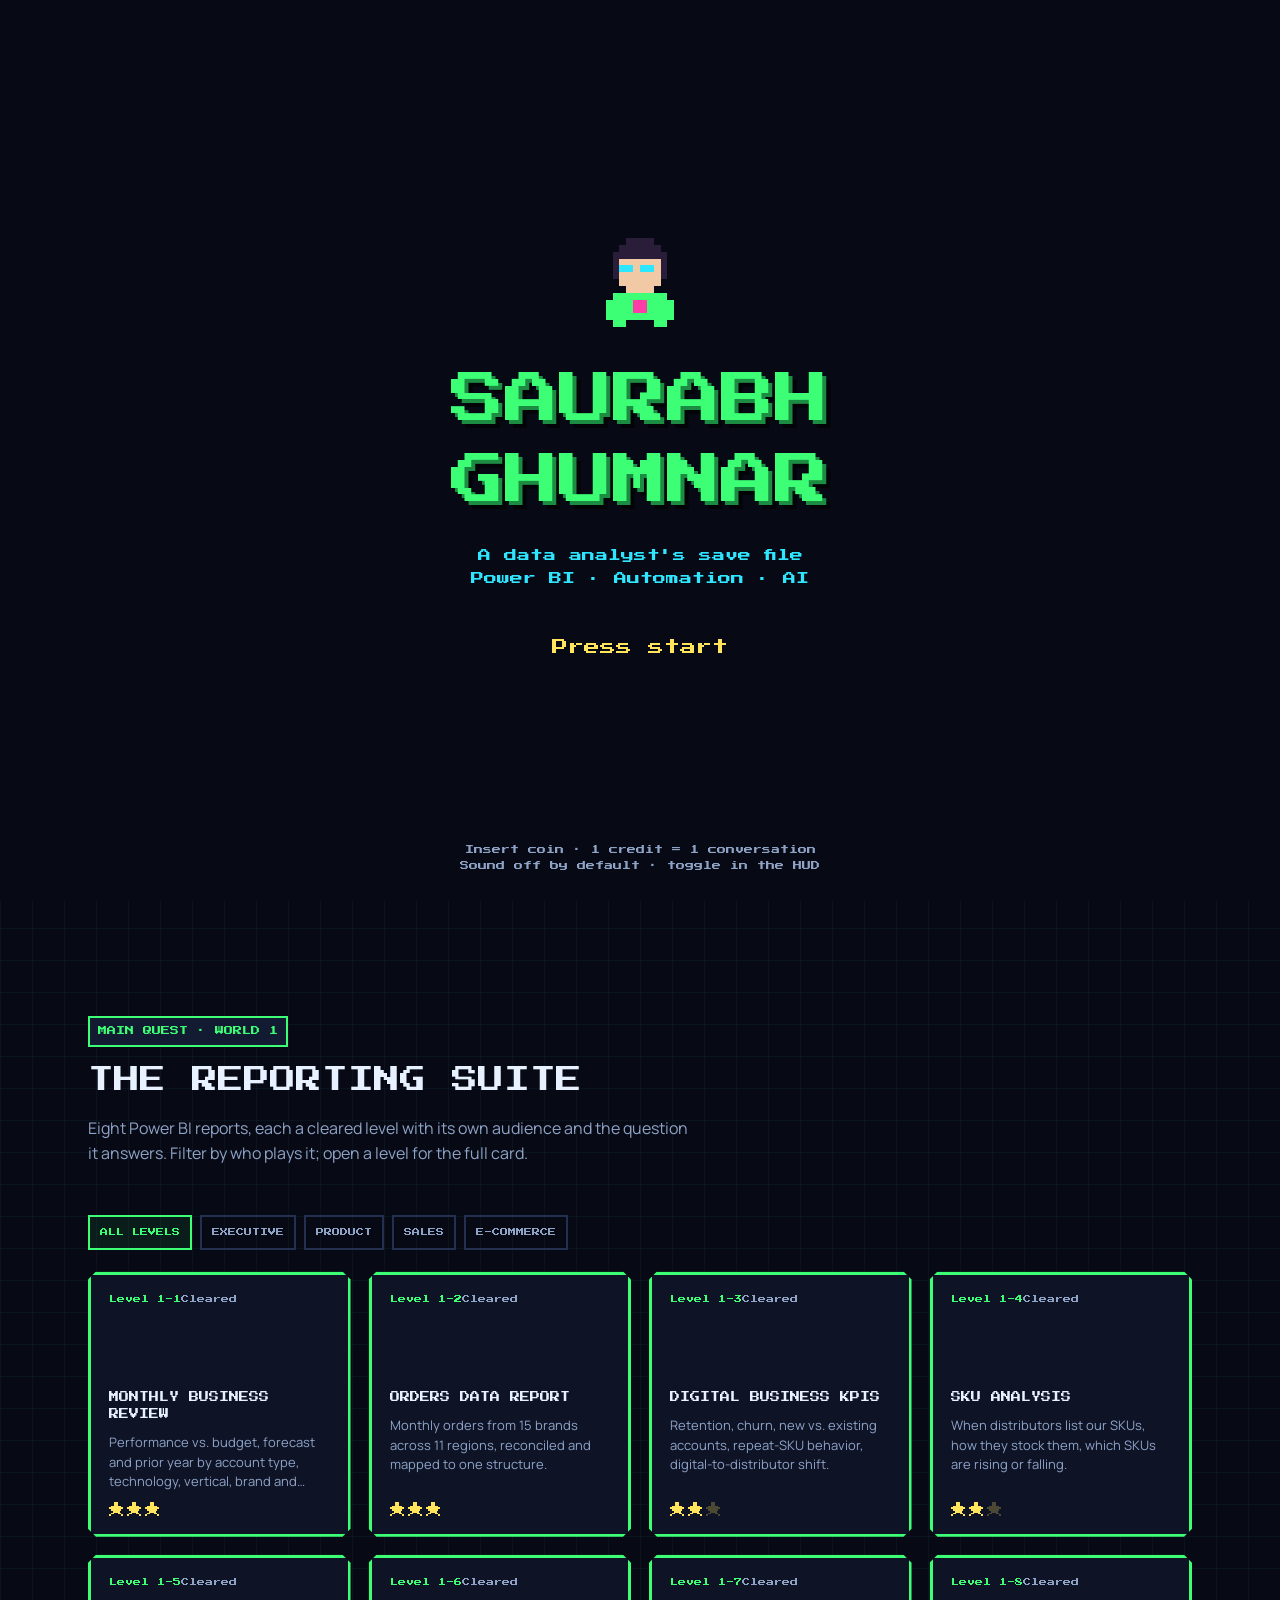
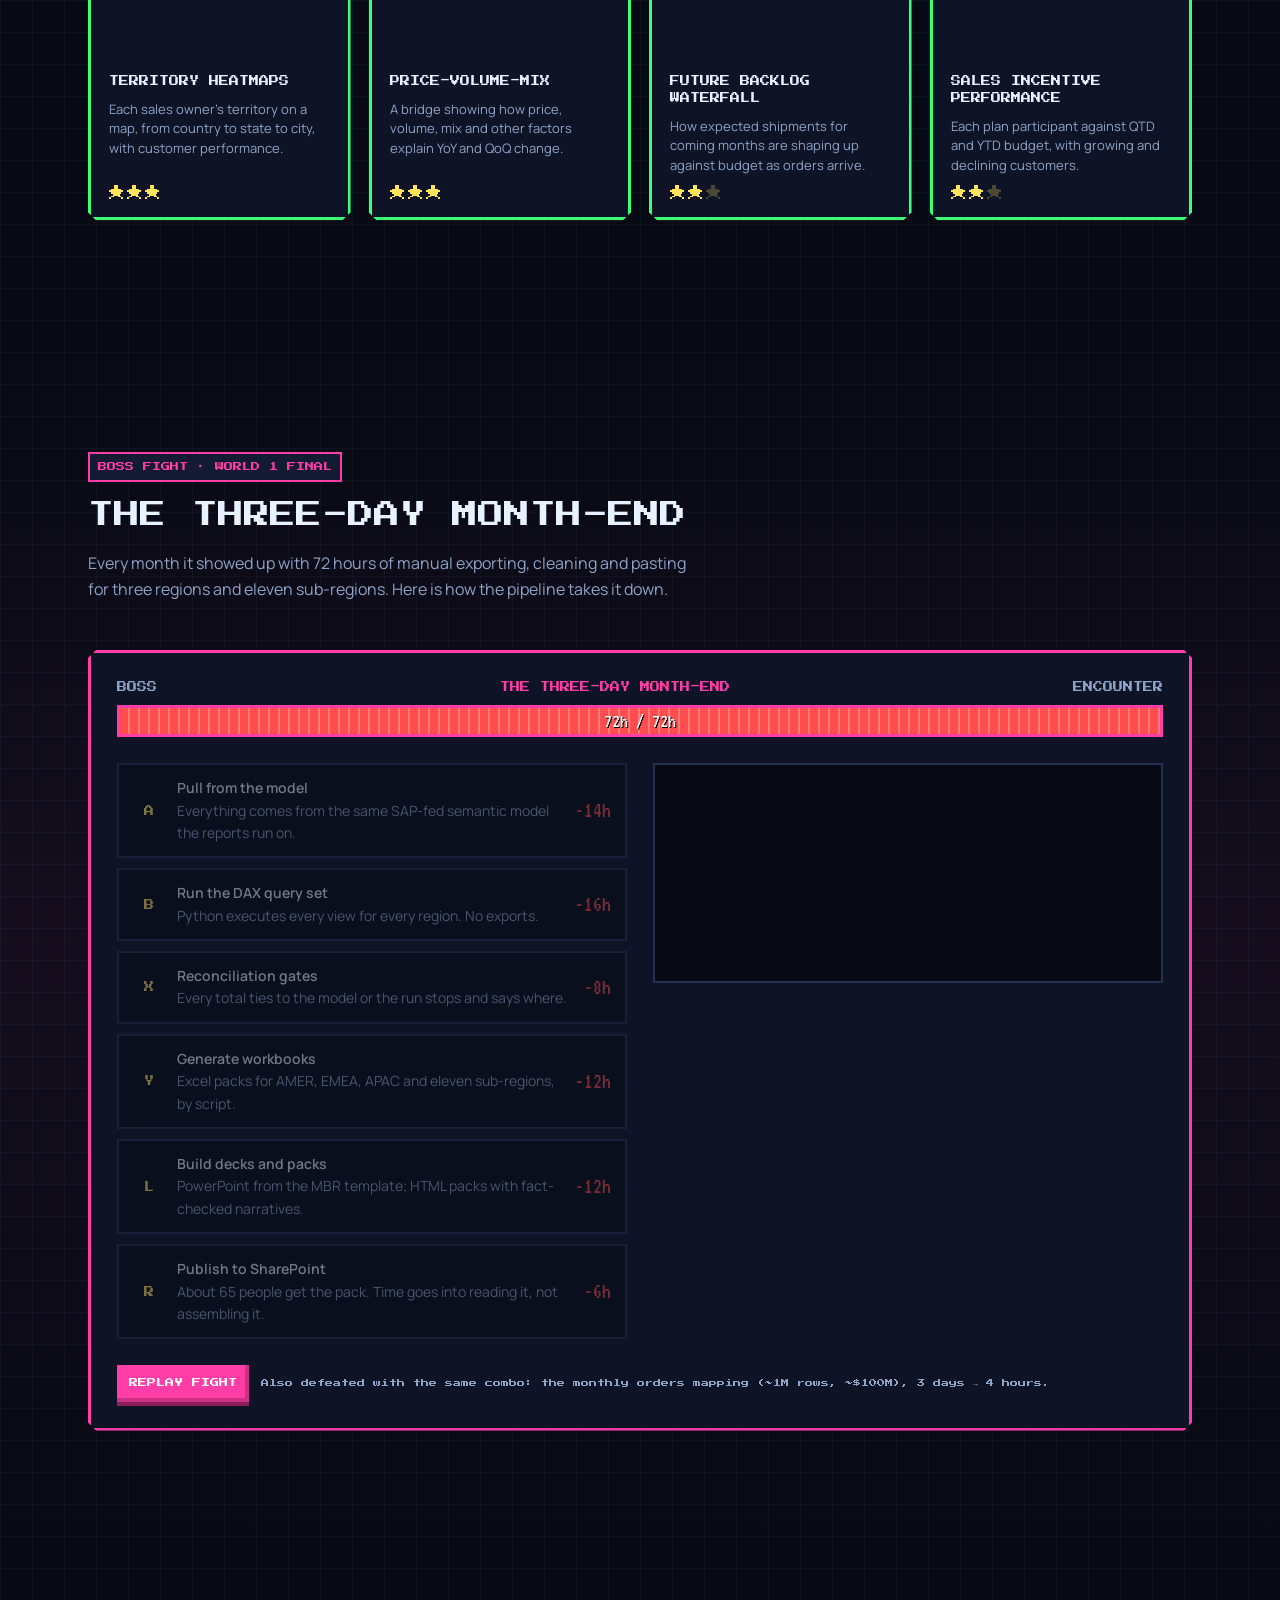
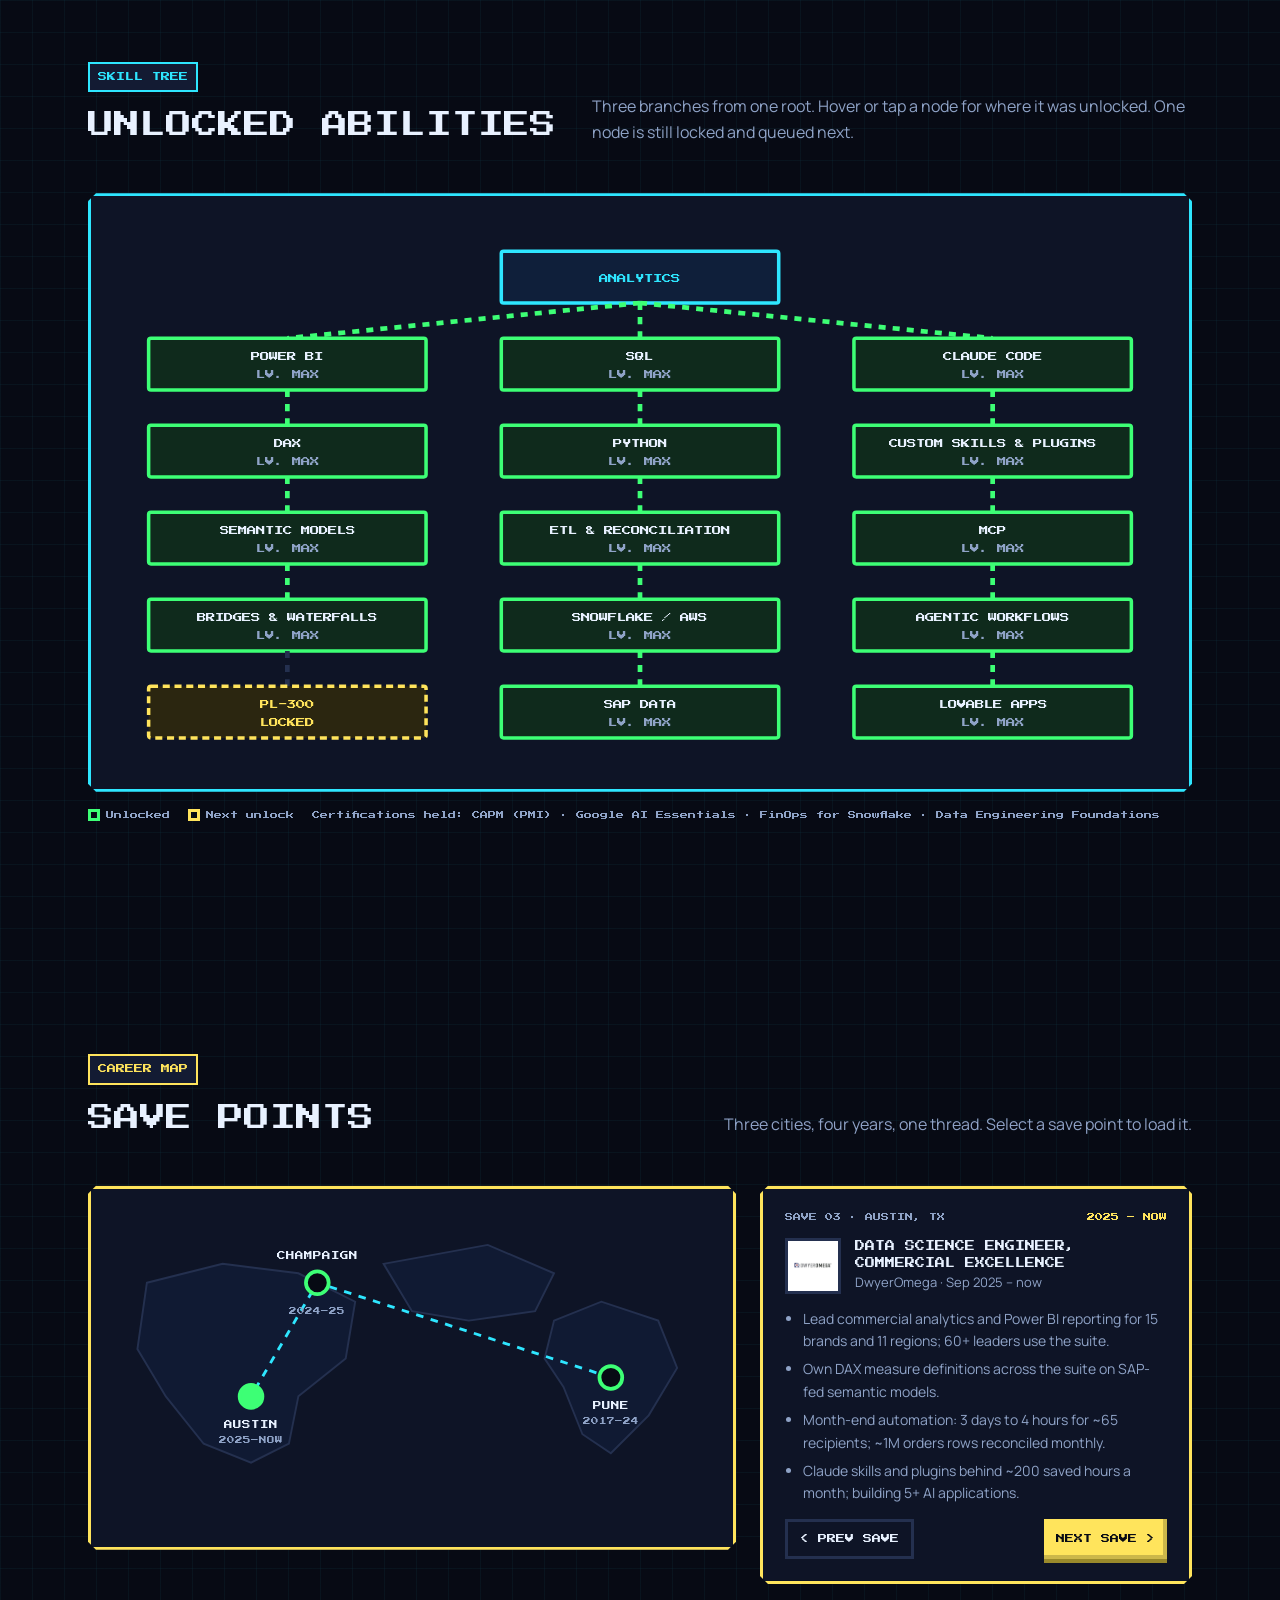
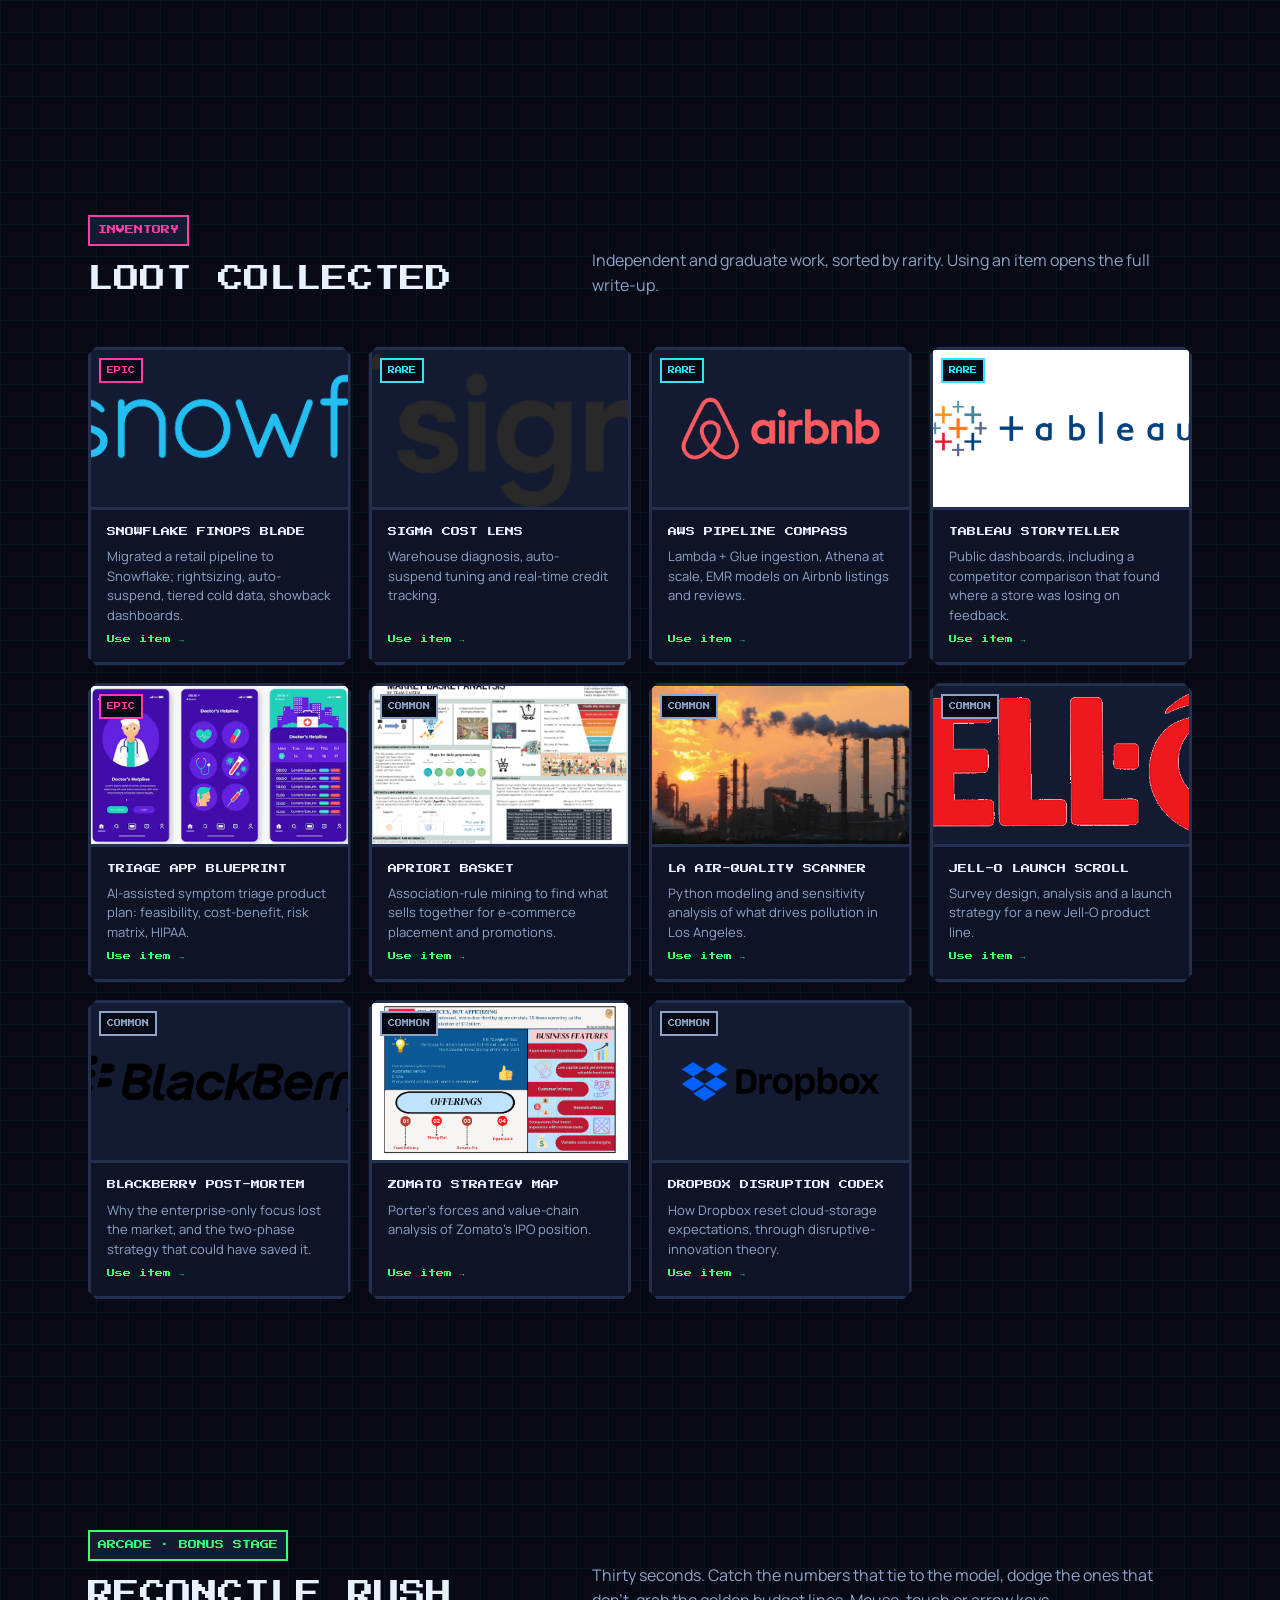
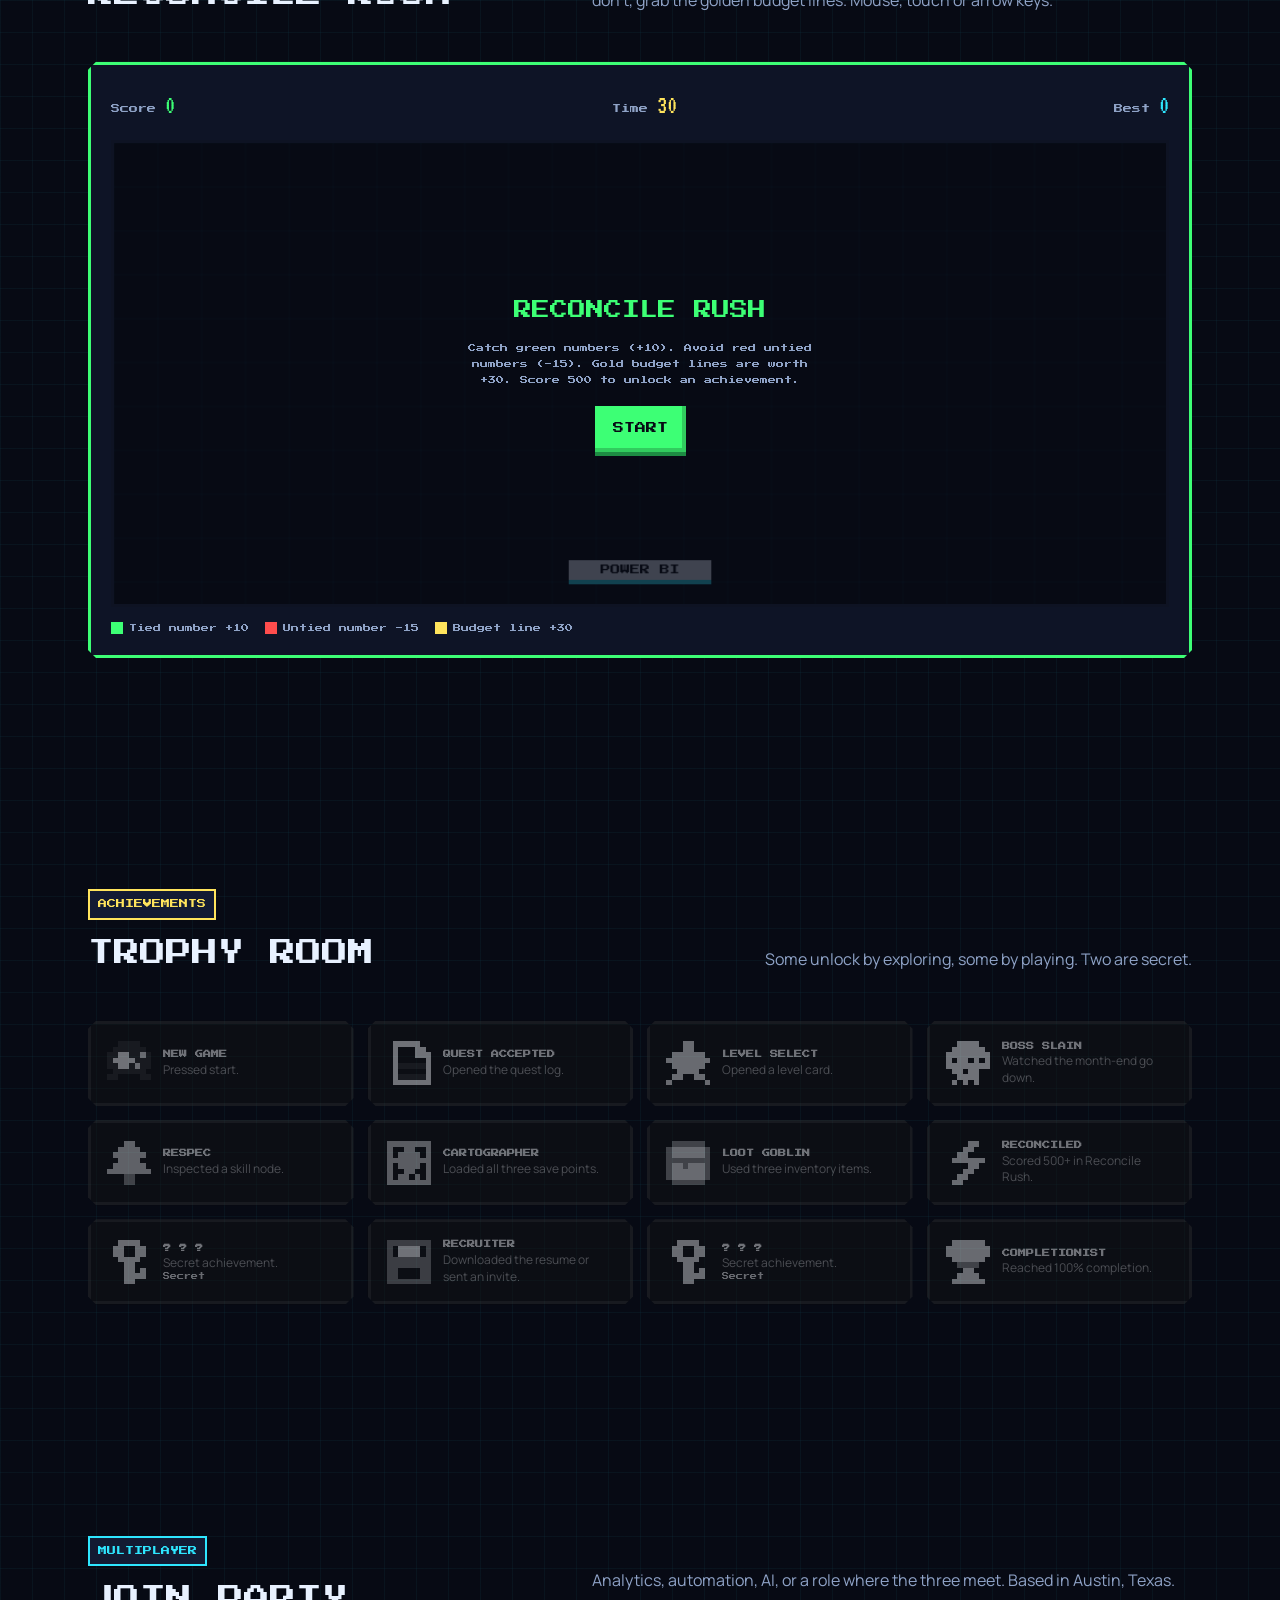
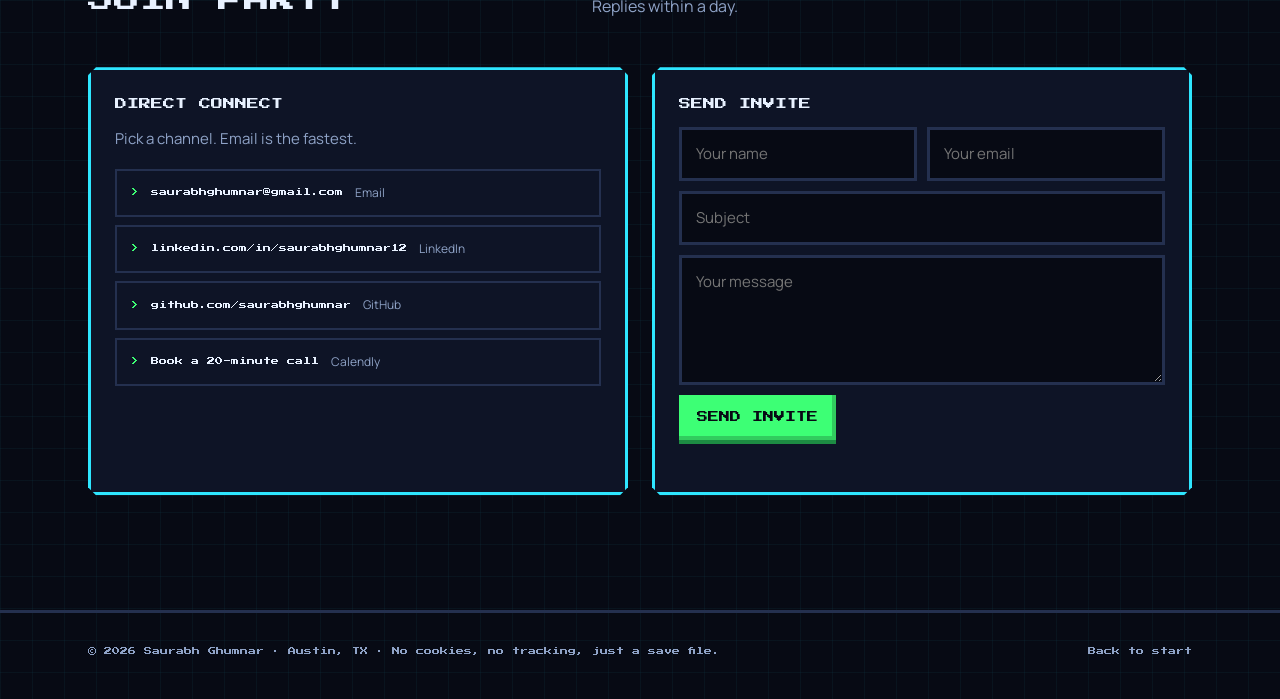
<file: index.html>
<!DOCTYPE html>
<html lang="en">
<head>
<meta charset="utf-8">
<meta name="viewport" content="width=device-width, initial-scale=1">
<title>Saurabh Ghumnar — Save File</title>
<meta name="description" content="Load the save file of Saurabh Ghumnar, Data Analyst and Power BI Developer in Austin, TX: quests, a boss fight with the three-day month-end, a skill tree, loot and achievements.">
<meta name="theme-color" content="#070A14">
<link rel="preload" href="assets/fonts/press-start-2p-latin-400-normal.woff2" as="font" type="font/woff2" crossorigin>
<link rel="stylesheet" href="assets/css/game.css">
<link rel="icon" href="data:image/svg+xml,%3Csvg xmlns='http://www.w3.org/2000/svg' viewBox='0 0 8 8' shape-rendering='crispEdges'%3E%3Crect width='8' height='8' fill='%23070A14'/%3E%3Crect x='1' y='5' width='1' height='2' fill='%233DFF75'/%3E%3Crect x='3' y='3' width='1' height='4' fill='%23FFE45C'/%3E%3Crect x='5' y='1' width='1' height='6' fill='%23FF3DA6'/%3E%3C/svg%3E">
</head>
<body>

<!-- title screen -->
<div class="title" id="title" role="dialog" aria-label="Press start">
  <div>
    <svg class="sprite" id="titleSprite" viewBox="0 0 12 14" shape-rendering="crispEdges" aria-hidden="true"></svg>
    <div class="logo">Saurabh<br>Ghumnar</div>
    <div class="sub">A data analyst's save file<br>Power BI · Automation · AI</div>
    <button class="start" id="startBtn">Press start</button>
  </div>
  <div class="coin">Insert coin · 1 credit = 1 conversation<br>Sound off by default · toggle in the HUD</div>
</div>
<div class="crt" aria-hidden="true"></div>
<div class="toasts" id="toasts" aria-live="polite"></div>

<!-- HUD -->
<header class="hud">
  <div class="wrap">
    <a class="who" href="#char"><svg class="av" viewBox="0 0 12 14" shape-rendering="crispEdges" aria-hidden="true" id="hudSprite"></svg><span>SAURABH<small>LVL 4 ANALYST</small></span></a>
    <div class="xp"><span>Completion</span><div class="bar"><i id="xpBar"></i></div><b id="xpPct">0%</b></div>
    <div class="tr" title="Achievements"><svg viewBox="0 0 8 8" width="18" height="18" shape-rendering="crispEdges" aria-hidden="true"><rect x="1" y="0" width="6" height="1" fill="#FFE45C"/><rect x="1" y="1" width="6" height="3" fill="#FFE45C"/><rect x="0" y="1" width="1" height="2" fill="#FFE45C"/><rect x="7" y="1" width="1" height="2" fill="#FFE45C"/><rect x="2" y="4" width="4" height="1" fill="#9a8a2b"/><rect x="3" y="5" width="2" height="1" fill="#FFE45C"/><rect x="2" y="6" width="4" height="2" fill="#FFE45C"/></svg><span class="num" id="trCount">0</span><span>/12</span></div>
    <nav>
      <a href="#quests">Quests</a><a href="#boss">Boss</a><a href="#skills">Skills</a><a href="#map">Map</a><a href="#inventory">Loot</a><a href="#arcade">Arcade</a><a href="#trophies">Trophies</a><a href="#party">Party</a>
    </nav>
    <div class="ctl">
      <button id="sndBtn" aria-pressed="false" aria-label="Toggle sound" title="Sound">SND</button>
      <button id="crtBtn" aria-pressed="true" aria-label="Toggle CRT scanlines" title="CRT">CRT</button>
      <button class="menu-btn" id="menuBtn" aria-expanded="false" aria-controls="gmenu" aria-label="Menu">MENU</button>
    </div>
  </div>
</header>
<div class="gmenu" id="gmenu">
  <a href="#char">Character</a><a href="#quests">Quests</a><a href="#boss">Boss fight</a><a href="#skills">Skill tree</a><a href="#map">Career map</a><a href="#inventory">Inventory</a><a href="#arcade">Arcade</a><a href="#trophies">Trophies</a><a href="#party">Join party</a><a href="Saurabh_Ghumnar_Resume.pdf" download data-resume>Download resume</a>
</div>

<!-- ================= CHARACTER ================= -->
<section class="char" id="char" data-xp="char">
  <div class="wrap">
    <div>
      <div class="p1"><i></i>Player 1 · Save slot 04 · Austin, TX</div>
      <h1>Saurabh Ghumnar</h1>
      <div class="class">Class: Data Analyst / Power BI Developer<br><span>Guild:</span> DwyerOmega, Commercial Excellence<br><span>Since:</span> Sep 2025 · <span>Total playtime:</span> 4+ years</div>
      <p class="bio">Builds the eight Power BI reports 60+ leaders open every month, the automation that produces the month-end pack in 4 hours instead of 3 days, and the AI applications that take repetitive work off commercial teams. Explore the save file to reach 100% completion.</p>
      <div class="cta">
        <a class="pbtn g" href="#quests">Start quest</a>
        <a class="pbtn ghost" href="Saurabh_Ghumnar_Resume.pdf" download data-resume>Resume (PDF)</a>
        <a class="pbtn ghost" href="https://www.linkedin.com/in/saurabhghumnar12" target="_blank" rel="noopener">LinkedIn</a>
      </div>
    </div>
    <div class="panel c sheet" id="sheet">
      <div class="head"><span>Character stats</span><b>Lvl 4</b></div>
      <div class="stat" style="--sc:var(--g)"><span>Power BI</span><div class="bar"><i data-w="96"></i></div><span class="v">96</span></div>
      <div class="stat" style="--sc:var(--g)"><span>DAX</span><div class="bar"><i data-w="92"></i></div><span class="v">92</span></div>
      <div class="stat" style="--sc:var(--c)"><span>SQL</span><div class="bar"><i data-w="90"></i></div><span class="v">90</span></div>
      <div class="stat" style="--sc:var(--c)"><span>Python</span><div class="bar"><i data-w="88"></i></div><span class="v">88</span></div>
      <div class="stat" style="--sc:var(--y)"><span>Automation</span><div class="bar"><i data-w="91"></i></div><span class="v">91</span></div>
      <div class="stat" style="--sc:var(--m)"><span>AI apps</span><div class="bar"><i data-w="84"></i></div><span class="v">84</span></div>
      <div class="abil">
        <div><b>Passive</b><span>Single source of truth: every number ties to the semantic model.</span></div>
        <div><b>Active</b><span>Month-end automation: 3 days of manual work collapses into 4 hours.</span></div>
        <div><b>Ultimate</b><span>Claude skills and plugins: ~200 hours a month back to a five-analyst team.</span></div>
      </div>
    </div>
  </div>
</section>

<!-- ================= QUESTS ================= -->
<section class="screen" id="quests" data-xp="quests">
  <div class="wrap">
    <div class="screen-head">
      <div><span class="tag g">Main quest · World 1</span><h2>The reporting suite</h2></div>
      <p>Eight Power BI reports, each a cleared level with its own audience and the question it answers. Filter by who plays it; open a level for the full card.</p>
    </div>
    <div class="filters" role="group" aria-label="Filter levels">
      <button class="chip" aria-pressed="true" data-f="all">All levels</button>
      <button class="chip" aria-pressed="false" data-f="exec">Executive</button>
      <button class="chip" aria-pressed="false" data-f="product">Product</button>
      <button class="chip" aria-pressed="false" data-f="sales">Sales</button>
      <button class="chip" aria-pressed="false" data-f="ecom">E-commerce</button>
    </div>
    <div class="levels" id="levels"></div>
  </div>
</section>

<div class="modal" id="modal"><div class="panel g card" role="dialog" aria-modal="true" aria-labelledby="cTitle">
  <button class="pbtn ghost sm cx" id="cClose">Close</button>
  <div class="hd"><b id="cLvl"></b><span id="cStars"></span></div>
  <h3 id="cTitle"></h3><p class="desc" id="cDesc"></p>
  <dl><dt>Objective</dt><dd id="cQ"></dd><dt>Players</dt><dd id="cWho"></dd><dt>Loadout</dt><dd id="cHow"></dd></dl>
  <div class="foot"><button class="pbtn ghost sm" id="cPrev">Prev level</button><button class="pbtn g sm" id="cNext">Next level</button></div>
</div></div>

<!-- ================= BOSS ================= -->
<section class="screen boss" id="boss" data-xp="boss">
  <div class="wrap">
    <div class="screen-head">
      <div><span class="tag m">Boss fight · World 1 final</span><h2>The Three-Day Month-End</h2></div>
      <p>Every month it showed up with 72 hours of manual exporting, cleaning and pasting for three regions and eleven sub-regions. Here is how the pipeline takes it down.</p>
    </div>
    <div class="panel m arena" id="arena">
      <div class="hpwrap">
        <div class="bname"><span>Boss</span>The Three-Day Month-End <span id="bossState">Encounter</span></div>
        <div class="hp" id="hp"><i></i><b id="hpTxt">72h / 72h</b></div>
      </div>
      <div class="moves" id="moves">
        <div class="move"><span class="k">A</span><div><b>Pull from the model</b>Everything comes from the same SAP-fed semantic model the reports run on.</div><span class="dmg">-14h</span></div>
        <div class="move"><span class="k">B</span><div><b>Run the DAX query set</b>Python executes every view for every region. No exports.</div><span class="dmg">-16h</span></div>
        <div class="move"><span class="k">X</span><div><b>Reconciliation gates</b>Every total ties to the model or the run stops and says where.</div><span class="dmg">-8h</span></div>
        <div class="move"><span class="k">Y</span><div><b>Generate workbooks</b>Excel packs for AMER, EMEA, APAC and eleven sub-regions, by script.</div><span class="dmg">-12h</span></div>
        <div class="move"><span class="k">L</span><div><b>Build decks and packs</b>PowerPoint from the MBR template; HTML packs with fact-checked narratives.</div><span class="dmg">-12h</span></div>
        <div class="move"><span class="k">R</span><div><b>Publish to SharePoint</b>About 65 people get the pack. Time goes into reading it, not assembling it.</div><span class="dmg">-6h</span></div>
      </div>
      <div class="log" id="log" aria-live="polite"></div>
      <div class="foot"><button class="pbtn m sm" id="fightBtn">Replay fight</button><span>Also defeated with the same combo: the monthly orders mapping (~1M rows, ~$100M), 3 days → 4 hours.</span></div>
    </div>
  </div>
</section>

<!-- ================= SKILL TREE ================= -->
<section class="screen" id="skills" data-xp="skills">
  <div class="wrap">
    <div class="screen-head">
      <div><span class="tag c">Skill tree</span><h2>Unlocked abilities</h2></div>
      <p>Three branches from one root. Hover or tap a node for where it was unlocked. One node is still locked and queued next.</p>
    </div>
    <div class="panel c tree" id="tree"></div>
    <div class="treeinfo"><span><i></i>Unlocked</span><span><i class="n"></i>Next unlock</span><span>Certifications held: CAPM (PMI) · Google AI Essentials · FinOps for Snowflake · Data Engineering Foundations</span></div>
  </div>
</section>

<!-- ================= MAP ================= -->
<section class="screen" id="map" data-xp="map">
  <div class="wrap">
    <div class="screen-head">
      <div><span class="tag y">Career map</span><h2>Save points</h2></div>
      <p>Three cities, four years, one thread. Select a save point to load it.</p>
    </div>
    <div class="map">
      <div class="panel y world">
        <svg viewBox="0 0 640 340" id="world" aria-label="Career map: Pune, Champaign, Austin"></svg>
      </div>
      <div class="panel y save" id="save"></div>
    </div>
  </div>
</section>

<!-- ================= INVENTORY ================= -->
<section class="screen" id="inventory" data-xp="inventory">
  <div class="wrap">
    <div class="screen-head">
      <div><span class="tag m">Inventory</span><h2>Loot collected</h2></div>
      <p>Independent and graduate work, sorted by rarity. Using an item opens the full write-up.</p>
    </div>
    <div class="inv" id="inv">
      <a class="panel item epic" href="https://github.com/saurabhghumnar/projects/blob/main/FinOps%20using%20Sigma%20and%20Snowflake.pdf" target="_blank" rel="noopener" data-loot><div class="img"><img src="images/snow.png" alt="Snowflake FinOps" data-fb="SF"><span class="rar">Epic</span></div><div class="bd"><h3>Snowflake FinOps blade</h3><p>Migrated a retail pipeline to Snowflake; rightsizing, auto-suspend, tiered cold data, showback dashboards.</p><span class="use">Use item →</span></div></a>
      <a class="panel item rare" href="https://github.com/saurabhghumnar/projects/blob/main/Why%20Snowflake.pdf" target="_blank" rel="noopener" data-loot><div class="img"><img src="images/sigma.png" alt="FinOps in Sigma" data-fb="FS"><span class="rar">Rare</span></div><div class="bd"><h3>Sigma cost lens</h3><p>Warehouse diagnosis, auto-suspend tuning and real-time credit tracking.</p><span class="use">Use item →</span></div></a>
      <a class="panel item rare" href="https://github.com/saurabhghumnar/projects/blob/main/Airbnb%20Insights%20with%20AWS%20Data%20Pipeline.pdf" target="_blank" rel="noopener" data-loot><div class="img"><img src="images/airbnb.png" alt="Airbnb on AWS" data-fb="AB"><span class="rar">Rare</span></div><div class="bd"><h3>AWS pipeline compass</h3><p>Lambda + Glue ingestion, Athena at scale, EMR models on Airbnb listings and reviews.</p><span class="use">Use item →</span></div></a>
      <a class="panel item rare" href="https://public.tableau.com/app/profile/saurabh.ghumnar/vizzes" target="_blank" rel="noopener" data-loot><div class="img"><img src="images/tableau.jpg" alt="Tableau Public" data-fb="TB"><span class="rar">Rare</span></div><div class="bd"><h3>Tableau storyteller</h3><p>Public dashboards, including a competitor comparison that found where a store was losing on feedback.</p><span class="use">Use item →</span></div></a>
      <a class="panel item epic" href="https://github.com/saurabhghumnar/projects/blob/main/Diagnosis%20Healthcare%20App.pdf" target="_blank" rel="noopener" data-loot><div class="img"><img src="images/app.jpg" alt="Healthcare app" data-fb="HC"><span class="rar">Epic</span></div><div class="bd"><h3>Triage app blueprint</h3><p>AI-assisted symptom triage product plan: feasibility, cost-benefit, risk matrix, HIPAA.</p><span class="use">Use item →</span></div></a>
      <a class="panel item com" href="https://github.com/saurabhghumnar/projects/blob/main/MARKET%20BASKET%20ANALYSIS.pdf" target="_blank" rel="noopener" data-loot><div class="img"><img src="images/MBA.png" alt="Market basket analysis" data-fb="MB"><span class="rar">Common</span></div><div class="bd"><h3>Apriori basket</h3><p>Association-rule mining to find what sells together for e-commerce placement and promotions.</p><span class="use">Use item →</span></div></a>
      <a class="panel item com" href="https://github.com/saurabhghumnar/projects/blob/main/Air%20Pollution%20Project.pdf" target="_blank" rel="noopener" data-loot><div class="img"><img src="images/air.jpeg" alt="Air quality analysis" data-fb="AQ"><span class="rar">Common</span></div><div class="bd"><h3>LA air-quality scanner</h3><p>Python modeling and sensitivity analysis of what drives pollution in Los Angeles.</p><span class="use">Use item →</span></div></a>
      <a class="panel item com" href="https://github.com/saurabhghumnar/projects/blob/main/MarkeTechs%20Marketing%20Plan%20for%20JellO.pdf" target="_blank" rel="noopener" data-loot><div class="img"><img src="images/jello.png" alt="Jell-O marketing plan" data-fb="JO"><span class="rar">Common</span></div><div class="bd"><h3>Jell-O launch scroll</h3><p>Survey design, analysis and a launch strategy for a new Jell-O product line.</p><span class="use">Use item →</span></div></a>
      <a class="panel item com" href="https://github.com/saurabhghumnar/projects/blob/main/Blackberry%20Downfall%20Analysed.pdf" target="_blank" rel="noopener" data-loot><div class="img"><img src="images/blackberry.png" alt="BlackBerry case" data-fb="BB"><span class="rar">Common</span></div><div class="bd"><h3>BlackBerry post-mortem</h3><p>Why the enterprise-only focus lost the market, and the two-phase strategy that could have saved it.</p><span class="use">Use item →</span></div></a>
      <a class="panel item com" href="https://github.com/saurabhghumnar/projects/blob/main/Zomato%20Competitive%20Strategy.pdf" target="_blank" rel="noopener" data-loot><div class="img"><img src="images/zomato.png" alt="Zomato case" data-fb="ZO"><span class="rar">Common</span></div><div class="bd"><h3>Zomato strategy map</h3><p>Porter's forces and value-chain analysis of Zomato's IPO position.</p><span class="use">Use item →</span></div></a>
      <a class="panel item com" href="https://github.com/saurabhghumnar/projects/blob/main/Disruptive%20Innovation.pdf" target="_blank" rel="noopener" data-loot><div class="img"><img src="images/dropbox.png" alt="Dropbox case" data-fb="DB"><span class="rar">Common</span></div><div class="bd"><h3>Dropbox disruption codex</h3><p>How Dropbox reset cloud-storage expectations, through disruptive-innovation theory.</p><span class="use">Use item →</span></div></a>
    </div>
  </div>
</section>

<!-- ================= ARCADE ================= -->
<section class="screen" id="arcade" data-xp="arcade">
  <div class="wrap">
    <div class="screen-head">
      <div><span class="tag g">Arcade · bonus stage</span><h2>Reconcile Rush</h2></div>
      <p>Thirty seconds. Catch the numbers that tie to the model, dodge the ones that don't, grab the golden budget lines. Mouse, touch or arrow keys.</p>
    </div>
    <div class="panel g game">
      <div class="bar"><span>Score <b class="sc" id="gScore">0</b></span><span>Time <b class="tm" id="gTime">30</b></span><span>Best <b class="hi" id="gBest">0</b></span></div>
      <div class="stage">
        <canvas id="gc" width="960" height="420" aria-label="Reconcile Rush mini-game"></canvas>
        <div class="ov" id="gOv"><div><h3 id="gTitle">Reconcile Rush</h3><p id="gMsg">Catch green numbers (+10). Avoid red untied numbers (-15). Gold budget lines are worth +30. Score 500 to unlock an achievement.</p><button class="pbtn g" id="gStart">Start</button></div></div>
      </div>
      <div class="legend"><span><i style="background:var(--g)"></i>Tied number +10</span><span><i style="background:var(--r)"></i>Untied number -15</span><span><i style="background:var(--y)"></i>Budget line +30</span></div>
    </div>
  </div>
</section>

<!-- ================= TROPHIES ================= -->
<section class="screen" id="trophies" data-xp="trophies">
  <div class="wrap">
    <div class="screen-head">
      <div><span class="tag y">Achievements</span><h2>Trophy room</h2></div>
      <p>Some unlock by exploring, some by playing. Two are secret.</p>
    </div>
    <div class="trophies" id="trophyGrid"></div>
  </div>
</section>

<!-- ================= PARTY ================= -->
<section class="screen" id="party" data-xp="party">
  <div class="wrap">
    <div class="screen-head">
      <div><span class="tag c">Multiplayer</span><h2>Join party</h2></div>
      <p>Analytics, automation, AI, or a role where the three meet. Based in Austin, Texas. Replies within a day.</p>
    </div>
    <div class="party">
      <div class="panel c">
        <h3>Direct connect</h3>
        <p>Pick a channel. Email is the fastest.</p>
        <div class="links">
          <a href="mailto:saurabhghumnar@gmail.com">saurabhghumnar@gmail.com<small>Email</small></a>
          <a href="https://www.linkedin.com/in/saurabhghumnar12" target="_blank" rel="noopener">linkedin.com/in/saurabhghumnar12<small>LinkedIn</small></a>
          <a href="https://github.com/saurabhghumnar" target="_blank" rel="noopener">github.com/saurabhghumnar<small>GitHub</small></a>
          <a href="https://calendly.com/saurabh1213-sg" target="_blank" rel="noopener">Book a 20-minute call<small>Calendly</small></a>
        </div>
      </div>
      <div class="panel c">
        <h3>Send invite</h3>
        <form class="form" id="contactForm" action="https://formspree.io/f/movjkbyk" method="POST">
          <div class="row"><input type="text" name="name" placeholder="Your name" required aria-label="Your name"><input type="email" name="email" placeholder="Your email" required aria-label="Your email"></div>
          <input type="text" name="subject" placeholder="Subject" required aria-label="Subject">
          <textarea name="message" placeholder="Your message" required aria-label="Message"></textarea>
          <div><button class="pbtn g" type="submit">Send invite</button></div>
          <div class="status" id="formStatus" aria-live="polite"></div>
        </form>
      </div>
    </div>
  </div>
</section>

<footer><div class="wrap"><span>© <span id="yr"></span> Saurabh Ghumnar · Austin, TX · No cookies, no tracking, just a save file.</span><span><a href="#char">Back to start</a></span></div></footer>

<script src="assets/js/game.js"></script>
</body>
</html>
</file>
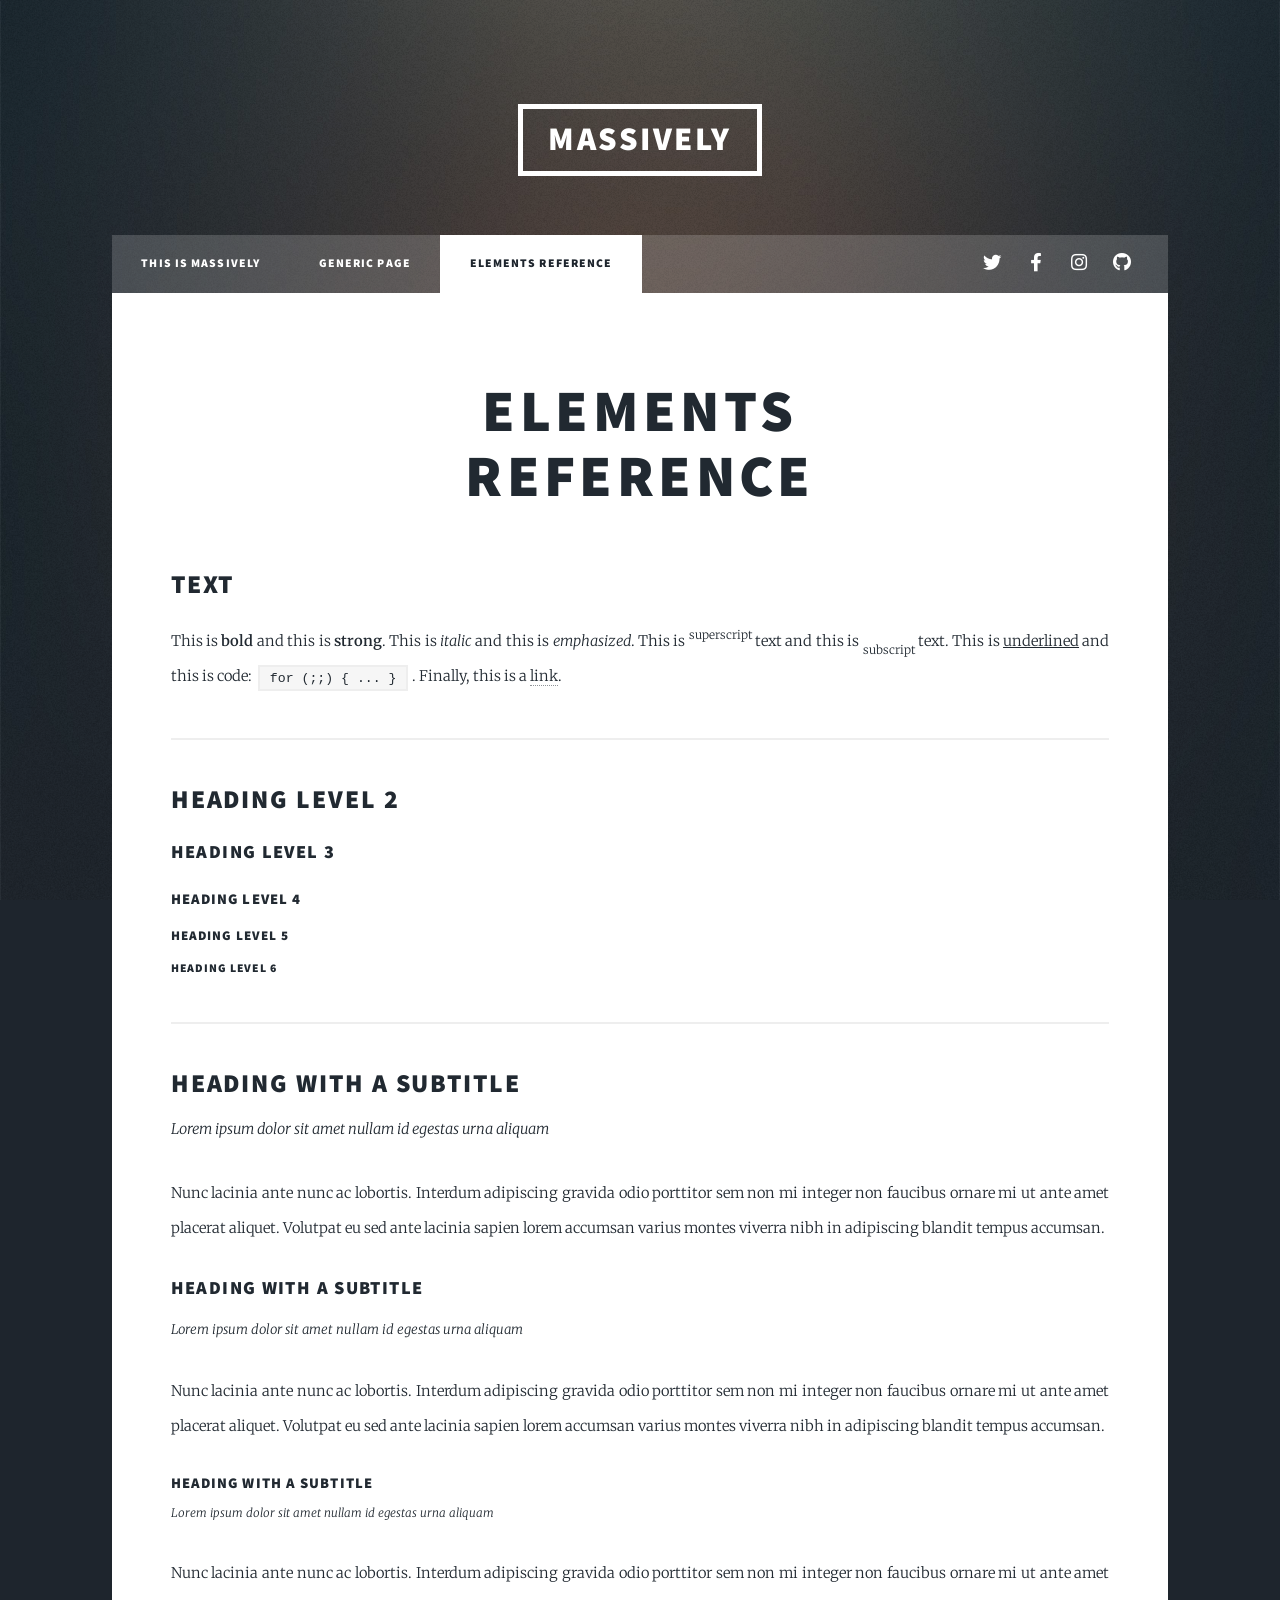
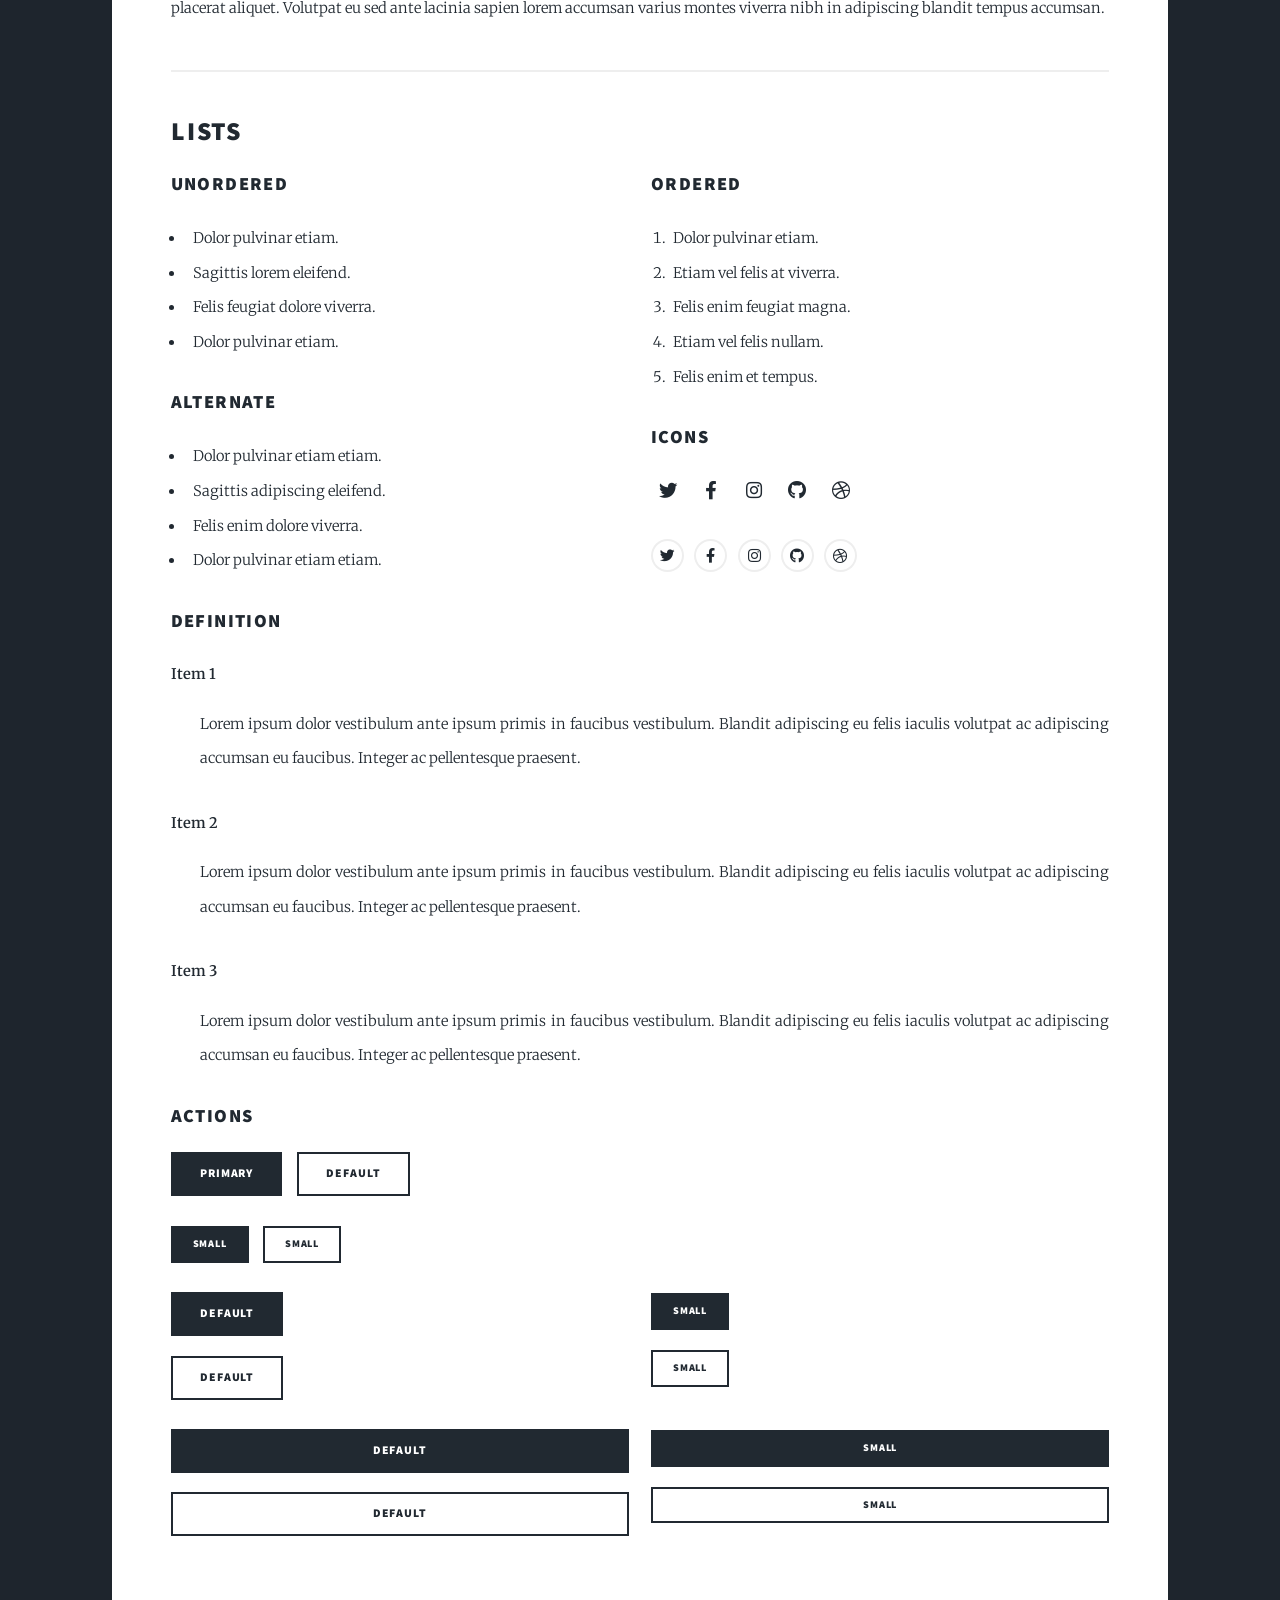
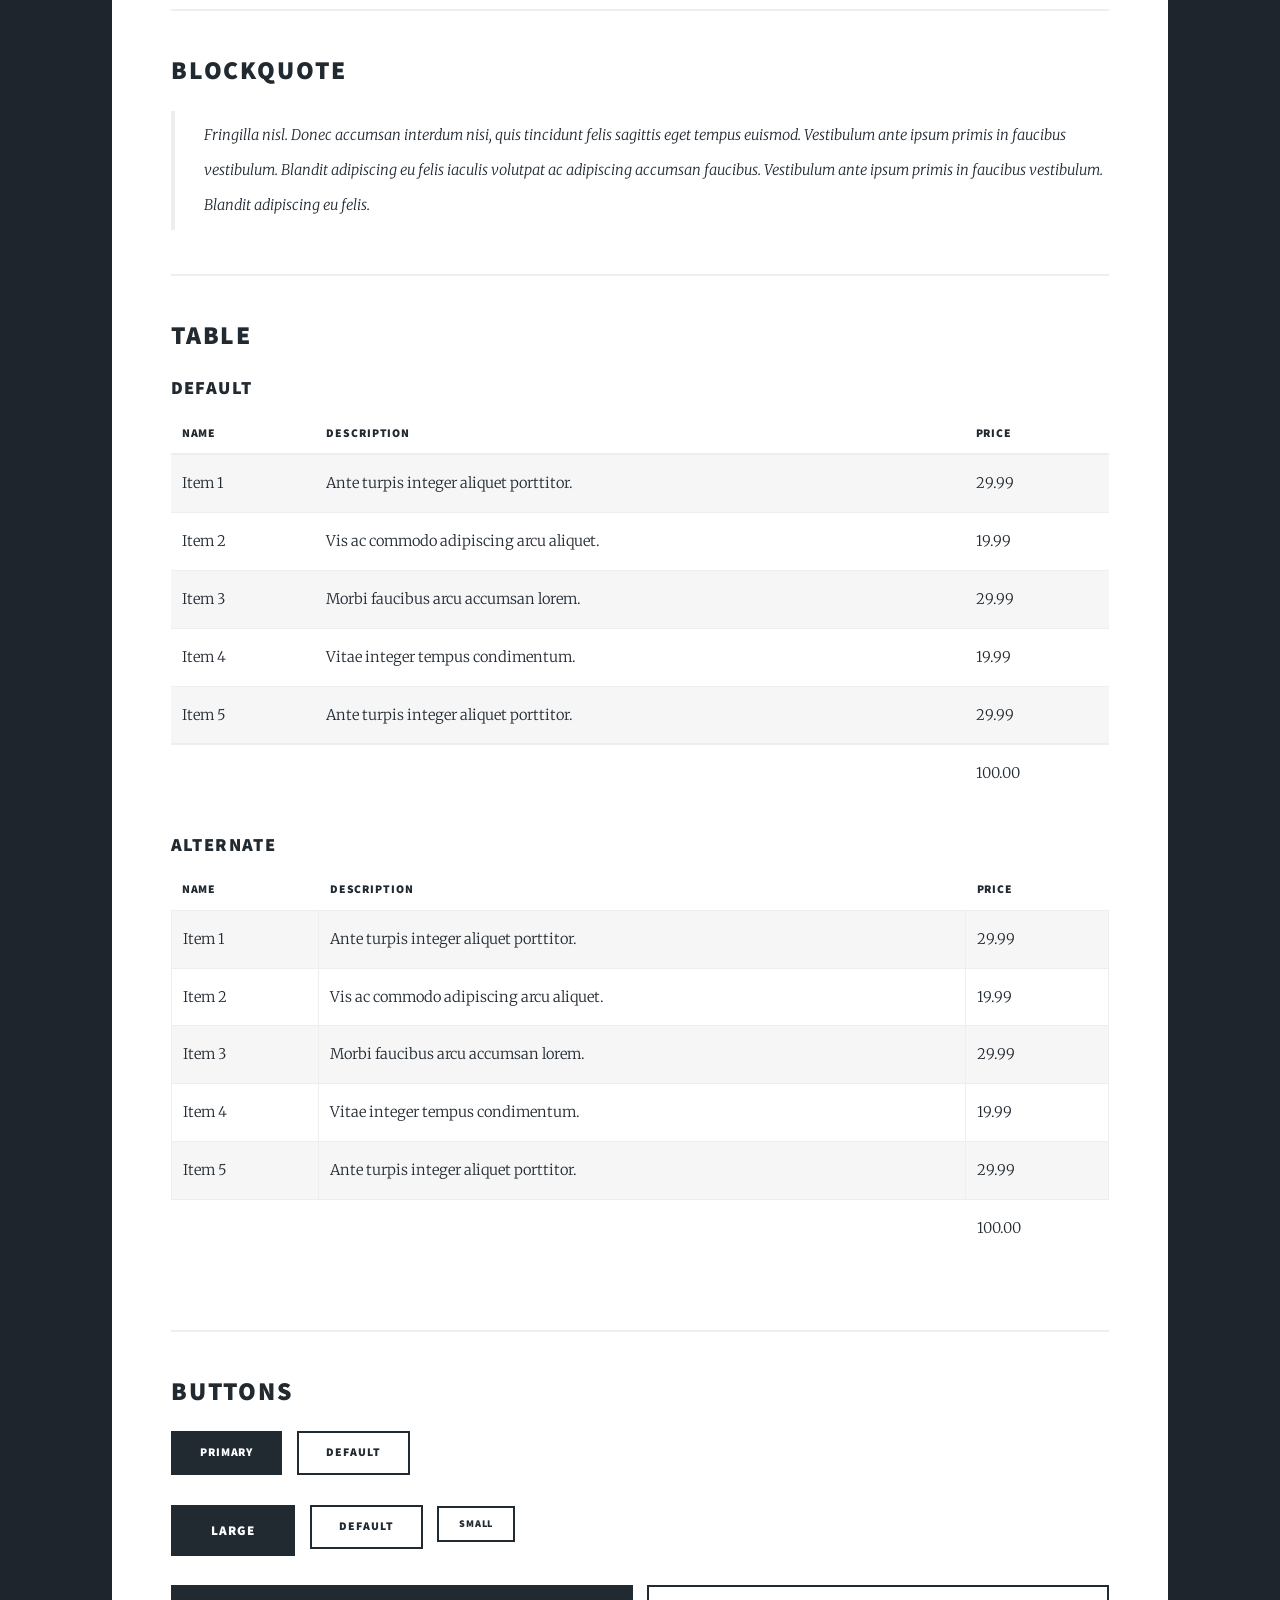
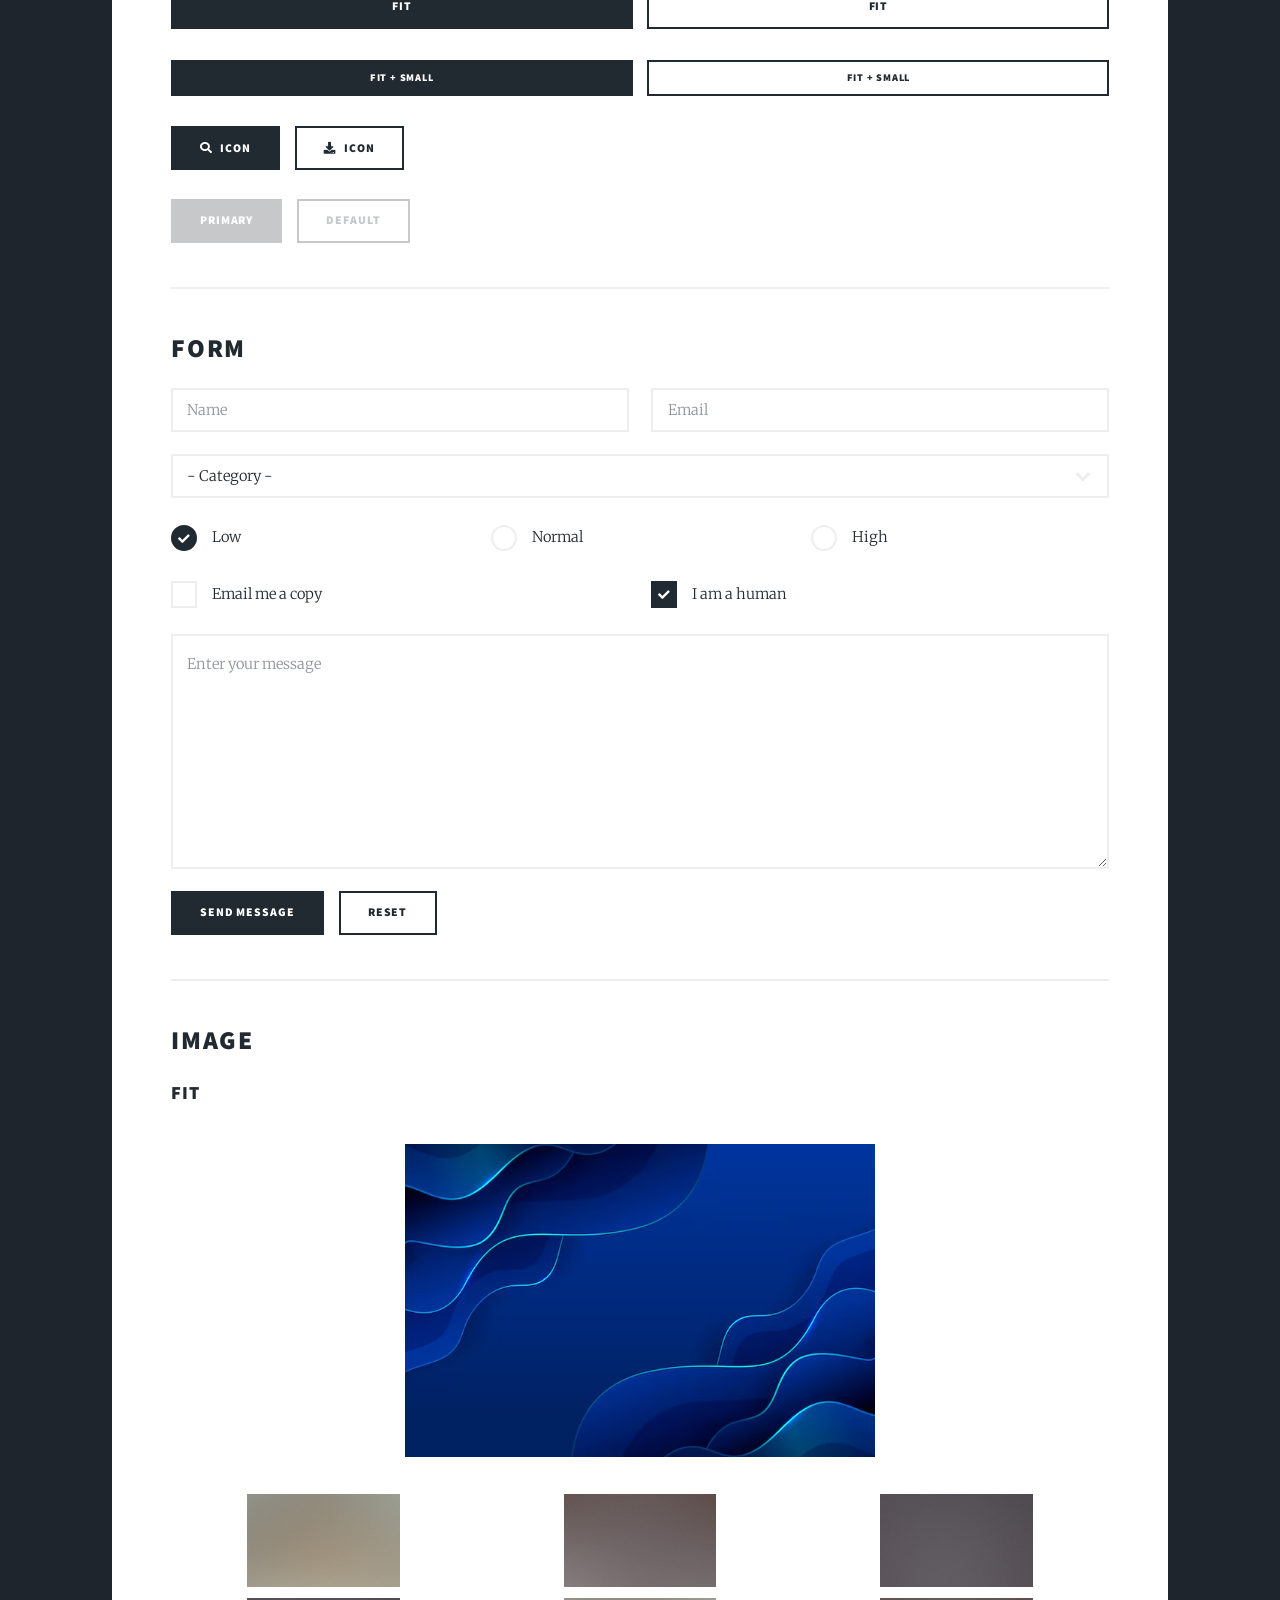
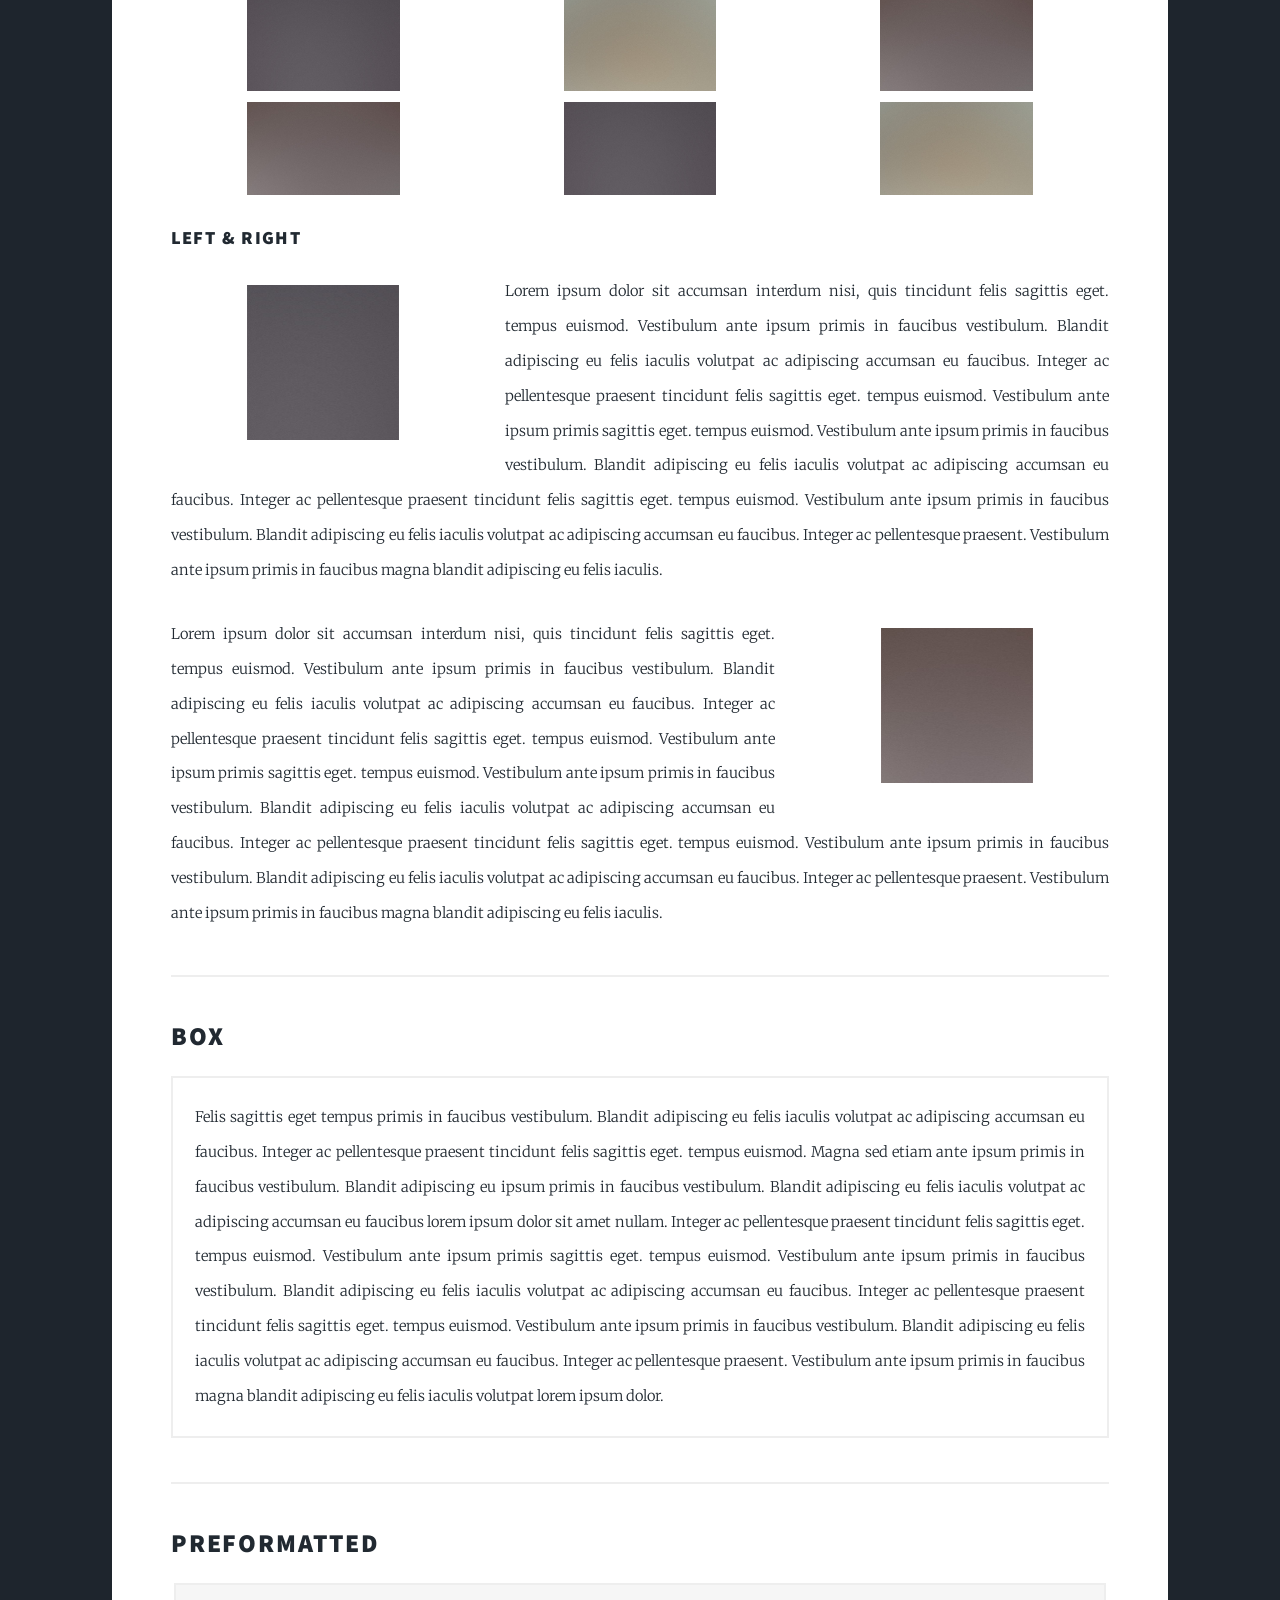
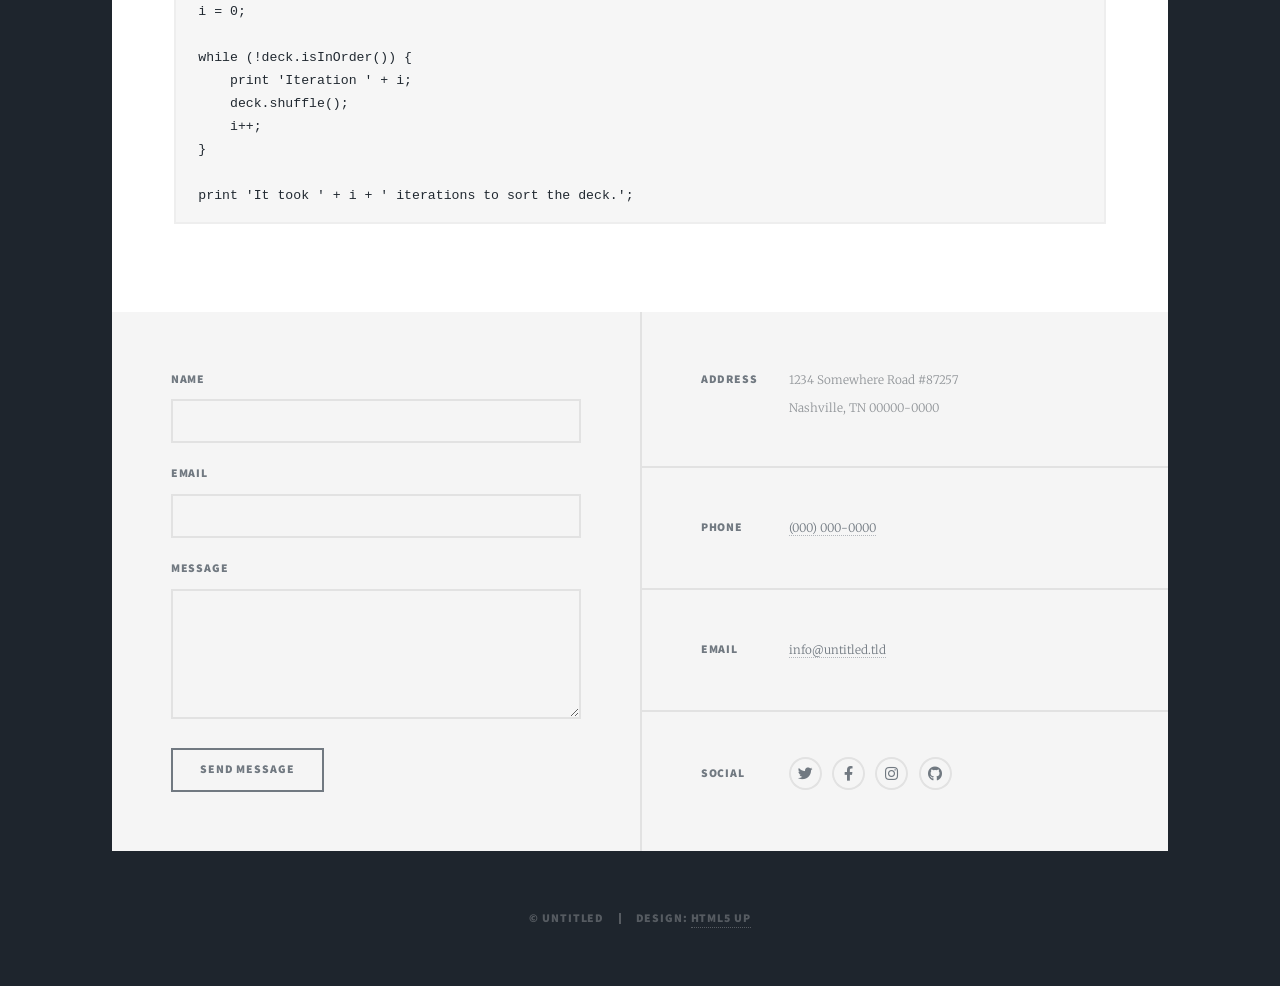
<file: elements.html>
<!DOCTYPE HTML>
<!--
	Massively by HTML5 UP
	html5up.net | @ajlkn
	Free for personal and commercial use under the CCA 3.0 license (html5up.net/license)
-->
<html>
	<head>
		<title>Elements Reference - Massively by HTML5 UP</title>
		<meta charset="utf-8" />
		<meta name="viewport" content="width=device-width, initial-scale=1, user-scalable=no" />
		<link rel="stylesheet" href="assets/css/main.css" />
		<noscript><link rel="stylesheet" href="assets/css/noscript.css" /></noscript>
	</head>
	<body class="is-preload">

		<!-- Wrapper -->
			<div id="wrapper">

				<!-- Header -->
					<header id="header">
						<a href="index.html" class="logo">Massively</a>
					</header>

				<!-- Nav -->
					<nav id="nav">
						<ul class="links">
							<li><a href="index.html">This is Massively</a></li>
							<li><a href="generic.html">Generic Page</a></li>
							<li class="active"><a href="elements.html">Elements Reference</a></li>
						</ul>
						<ul class="icons">
							<li><a href="#" class="icon brands fa-twitter"><span class="label">Twitter</span></a></li>
							<li><a href="#" class="icon brands fa-facebook-f"><span class="label">Facebook</span></a></li>
							<li><a href="#" class="icon brands fa-instagram"><span class="label">Instagram</span></a></li>
							<li><a href="#" class="icon brands fa-github"><span class="label">GitHub</span></a></li>
						</ul>
					</nav>

				<!-- Main -->
					<div id="main">

						<!-- Post -->
							<section class="post">
								<header class="major">
									<h1>Elements<br />
									Reference</h1>
								</header>

								<!-- Text stuff -->
									<h2>Text</h2>
									<p>This is <b>bold</b> and this is <strong>strong</strong>. This is <i>italic</i> and this is <em>emphasized</em>.
									This is <sup>superscript</sup> text and this is <sub>subscript</sub> text.
									This is <u>underlined</u> and this is code: <code>for (;;) { ... }</code>.
									Finally, this is a <a href="#">link</a>.</p>
									<hr />
									<h2>Heading Level 2</h2>
									<h3>Heading Level 3</h3>
									<h4>Heading Level 4</h4>
									<h5>Heading Level 5</h5>
									<h6>Heading Level 6</h6>
									<hr />
									<header>
										<h2>Heading with a Subtitle</h2>
										<p>Lorem ipsum dolor sit amet nullam id egestas urna aliquam</p>
									</header>
									<p>Nunc lacinia ante nunc ac lobortis. Interdum adipiscing gravida odio porttitor sem non mi integer non faucibus ornare mi ut ante amet placerat aliquet. Volutpat eu sed ante lacinia sapien lorem accumsan varius montes viverra nibh in adipiscing blandit tempus accumsan.</p>
									<header>
										<h3>Heading with a Subtitle</h3>
										<p>Lorem ipsum dolor sit amet nullam id egestas urna aliquam</p>
									</header>
									<p>Nunc lacinia ante nunc ac lobortis. Interdum adipiscing gravida odio porttitor sem non mi integer non faucibus ornare mi ut ante amet placerat aliquet. Volutpat eu sed ante lacinia sapien lorem accumsan varius montes viverra nibh in adipiscing blandit tempus accumsan.</p>
									<header>
										<h4>Heading with a Subtitle</h4>
										<p>Lorem ipsum dolor sit amet nullam id egestas urna aliquam</p>
									</header>
									<p>Nunc lacinia ante nunc ac lobortis. Interdum adipiscing gravida odio porttitor sem non mi integer non faucibus ornare mi ut ante amet placerat aliquet. Volutpat eu sed ante lacinia sapien lorem accumsan varius montes viverra nibh in adipiscing blandit tempus accumsan.</p>

									<hr />

								<!-- Lists -->
									<h2>Lists</h2>
									<div class="row">
										<div class="col-6 col-12-small">

											<h3>Unordered</h3>
											<ul>
												<li>Dolor pulvinar etiam.</li>
												<li>Sagittis lorem eleifend.</li>
												<li>Felis feugiat dolore viverra.</li>
												<li>Dolor pulvinar etiam.</li>
											</ul>

											<h3>Alternate</h3>
											<ul class="alt">
												<li>Dolor pulvinar etiam etiam.</li>
												<li>Sagittis adipiscing eleifend.</li>
												<li>Felis enim dolore viverra.</li>
												<li>Dolor pulvinar etiam etiam.</li>
											</ul>

										</div>
										<div class="col-6 col-12-small">

											<h3>Ordered</h3>
											<ol>
												<li>Dolor pulvinar etiam.</li>
												<li>Etiam vel felis at viverra.</li>
												<li>Felis enim feugiat magna.</li>
												<li>Etiam vel felis nullam.</li>
												<li>Felis enim et tempus.</li>
											</ol>

											<h3>Icons</h3>
											<ul class="icons">
												<li><a href="#" class="icon brands fa-twitter"><span class="label">Twitter</span></a></li>
												<li><a href="#" class="icon brands fa-facebook-f"><span class="label">Facebook</span></a></li>
												<li><a href="#" class="icon brands fa-instagram"><span class="label">Instagram</span></a></li>
												<li><a href="#" class="icon brands fa-github"><span class="label">Github</span></a></li>
												<li><a href="#" class="icon brands fa-dribbble"><span class="label">Dribbble</span></a></li>
											</ul>
											<ul class="icons alt">
												<li><a href="#" class="icon brands alt fa-twitter"><span class="label">Twitter</span></a></li>
												<li><a href="#" class="icon brands alt fa-facebook-f"><span class="label">Facebook</span></a></li>
												<li><a href="#" class="icon brands alt fa-instagram"><span class="label">Instagram</span></a></li>
												<li><a href="#" class="icon brands alt fa-github"><span class="label">Github</span></a></li>
												<li><a href="#" class="icon brands alt fa-dribbble"><span class="label">Dribbble</span></a></li>
											</ul>

										</div>
									</div>
									<h3>Definition</h3>
									<dl>
										<dt>Item 1</dt>
										<dd>
											<p>Lorem ipsum dolor vestibulum ante ipsum primis in faucibus vestibulum. Blandit adipiscing eu felis iaculis volutpat ac adipiscing accumsan eu faucibus. Integer ac pellentesque praesent.</p>
										</dd>
										<dt>Item 2</dt>
										<dd>
											<p>Lorem ipsum dolor vestibulum ante ipsum primis in faucibus vestibulum. Blandit adipiscing eu felis iaculis volutpat ac adipiscing accumsan eu faucibus. Integer ac pellentesque praesent.</p>
										</dd>
										<dt>Item 3</dt>
										<dd>
											<p>Lorem ipsum dolor vestibulum ante ipsum primis in faucibus vestibulum. Blandit adipiscing eu felis iaculis volutpat ac adipiscing accumsan eu faucibus. Integer ac pellentesque praesent.</p>
										</dd>
									</dl>

									<h3>Actions</h3>
									<ul class="actions">
										<li><a href="#" class="button primary">Primary</a></li>
										<li><a href="#" class="button">Default</a></li>
									</ul>
									<ul class="actions small">
										<li><a href="#" class="button primary small">Small</a></li>
										<li><a href="#" class="button small">Small</a></li>
									</ul>
									<div class="row">
										<div class="col-6 col-12-small">
											<ul class="actions stacked">
												<li><a href="#" class="button primary">Default</a></li>
												<li><a href="#" class="button">Default</a></li>
											</ul>
										</div>
										<div class="col-6 col-12-small">
											<ul class="actions stacked">
												<li><a href="#" class="button primary small">Small</a></li>
												<li><a href="#" class="button small">Small</a></li>
											</ul>
										</div>
									</div>
									<div class="row">
										<div class="col-6 col-12-small">
											<ul class="actions stacked">
												<li><a href="#" class="button primary fit">Default</a></li>
												<li><a href="#" class="button fit">Default</a></li>
											</ul>
										</div>
										<div class="col-6 col-12-small">
											<ul class="actions stacked">
												<li><a href="#" class="button primary small fit">Small</a></li>
												<li><a href="#" class="button small fit">Small</a></li>
											</ul>
										</div>
									</div>

									<hr />

								<!-- Blockquote -->
									<h2>Blockquote</h2>
									<blockquote>Fringilla nisl. Donec accumsan interdum nisi, quis tincidunt felis sagittis eget tempus euismod. Vestibulum ante ipsum primis in faucibus vestibulum. Blandit adipiscing eu felis iaculis volutpat ac adipiscing accumsan faucibus. Vestibulum ante ipsum primis in faucibus vestibulum. Blandit adipiscing eu felis.</blockquote>

									<hr />

								<!-- Table -->
									<h2>Table</h2>

									<h3>Default</h3>
									<div class="table-wrapper">
										<table>
											<thead>
												<tr>
													<th>Name</th>
													<th>Description</th>
													<th>Price</th>
												</tr>
											</thead>
											<tbody>
												<tr>
													<td>Item 1</td>
													<td>Ante turpis integer aliquet porttitor.</td>
													<td>29.99</td>
												</tr>
												<tr>
													<td>Item 2</td>
													<td>Vis ac commodo adipiscing arcu aliquet.</td>
													<td>19.99</td>
												</tr>
												<tr>
													<td>Item 3</td>
													<td> Morbi faucibus arcu accumsan lorem.</td>
													<td>29.99</td>
												</tr>
												<tr>
													<td>Item 4</td>
													<td>Vitae integer tempus condimentum.</td>
													<td>19.99</td>
												</tr>
												<tr>
													<td>Item 5</td>
													<td>Ante turpis integer aliquet porttitor.</td>
													<td>29.99</td>
												</tr>
											</tbody>
											<tfoot>
												<tr>
													<td colspan="2"></td>
													<td>100.00</td>
												</tr>
											</tfoot>
										</table>
									</div>

									<h3>Alternate</h3>
									<div class="table-wrapper">
										<table class="alt">
											<thead>
												<tr>
													<th>Name</th>
													<th>Description</th>
													<th>Price</th>
												</tr>
											</thead>
											<tbody>
												<tr>
													<td>Item 1</td>
													<td>Ante turpis integer aliquet porttitor.</td>
													<td>29.99</td>
												</tr>
												<tr>
													<td>Item 2</td>
													<td>Vis ac commodo adipiscing arcu aliquet.</td>
													<td>19.99</td>
												</tr>
												<tr>
													<td>Item 3</td>
													<td> Morbi faucibus arcu accumsan lorem.</td>
													<td>29.99</td>
												</tr>
												<tr>
													<td>Item 4</td>
													<td>Vitae integer tempus condimentum.</td>
													<td>19.99</td>
												</tr>
												<tr>
													<td>Item 5</td>
													<td>Ante turpis integer aliquet porttitor.</td>
													<td>29.99</td>
												</tr>
											</tbody>
											<tfoot>
												<tr>
													<td colspan="2"></td>
													<td>100.00</td>
												</tr>
											</tfoot>
										</table>
									</div>

									<hr />

								<!-- Buttons -->
									<h2>Buttons</h2>
									<ul class="actions">
										<li><a href="#" class="button primary">Primary</a></li>
										<li><a href="#" class="button">Default</a></li>
									</ul>
									<ul class="actions">
										<li><a href="#" class="button primary large">Large</a></li>
										<li><a href="#" class="button">Default</a></li>
										<li><a href="#" class="button small">Small</a></li>
									</ul>
									<ul class="actions fit">
										<li><a href="#" class="button primary fit">Fit</a></li>
										<li><a href="#" class="button fit">Fit</a></li>
									</ul>
									<ul class="actions fit small">
										<li><a href="#" class="button primary fit small">Fit + Small</a></li>
										<li><a href="#" class="button fit small">Fit + Small</a></li>
									</ul>
									<ul class="actions">
										<li><a href="#" class="button primary icon solid fa-search">Icon</a></li>
										<li><a href="#" class="button icon solid fa-download">Icon</a></li>
									</ul>
									<ul class="actions">
										<li><span class="button primary disabled">Primary</span></li>
										<li><span class="button disabled">Default</span></li>
									</ul>

									<hr />

								<!-- Form -->
									<h2>Form</h2>

									<form method="post" action="#">
										<div class="row gtr-uniform">
											<div class="col-6 col-12-xsmall">
												<input type="text" name="demo-name" id="demo-name" value="" placeholder="Name" />
											</div>
											<div class="col-6 col-12-xsmall">
												<input type="email" name="demo-email" id="demo-email" value="" placeholder="Email" />
											</div>
											<!-- Break -->
											<div class="col-12">
												<select name="demo-category" id="demo-category">
													<option value="">- Category -</option>
													<option value="1">Manufacturing</option>
													<option value="1">Shipping</option>
													<option value="1">Administration</option>
													<option value="1">Human Resources</option>
												</select>
											</div>
											<!-- Break -->
											<div class="col-4 col-12-small">
												<input type="radio" id="demo-priority-low" name="demo-priority" checked>
												<label for="demo-priority-low">Low</label>
											</div>
											<div class="col-4 col-12-small">
												<input type="radio" id="demo-priority-normal" name="demo-priority">
												<label for="demo-priority-normal">Normal</label>
											</div>
											<div class="col-4 col-12-small">
												<input type="radio" id="demo-priority-high" name="demo-priority">
												<label for="demo-priority-high">High</label>
											</div>
											<!-- Break -->
											<div class="col-6 col-12-small">
												<input type="checkbox" id="demo-copy" name="demo-copy">
												<label for="demo-copy">Email me a copy</label>
											</div>
											<div class="col-6 col-12-small">
												<input type="checkbox" id="demo-human" name="demo-human" checked>
												<label for="demo-human">I am a human</label>
											</div>
											<!-- Break -->
											<div class="col-12">
												<textarea name="demo-message" id="demo-message" placeholder="Enter your message" rows="6"></textarea>
											</div>
											<!-- Break -->
											<div class="col-12">
												<ul class="actions">
													<li><input type="submit" value="Send Message" class="primary" /></li>
													<li><input type="reset" value="Reset" /></li>
												</ul>
											</div>
										</div>
									</form>

									<hr />

								<!-- Image -->
									<h2>Image</h2>

									<h3>Fit</h3>
									<span class="image fit"><img src="images/pic01.jpg" alt="" /></span>
									<div class="box alt">
										<div class="row gtr-50 gtr-uniform">
											<div class="col-4"><span class="image fit"><img src="images/pic02.jpg" alt="" /></span></div>
											<div class="col-4"><span class="image fit"><img src="images/pic03.jpg" alt="" /></span></div>
											<div class="col-4"><span class="image fit"><img src="images/pic04.jpg" alt="" /></span></div>
											<!-- Break -->
											<div class="col-4"><span class="image fit"><img src="images/pic04.jpg" alt="" /></span></div>
											<div class="col-4"><span class="image fit"><img src="images/pic02.jpg" alt="" /></span></div>
											<div class="col-4"><span class="image fit"><img src="images/pic03.jpg" alt="" /></span></div>
											<!-- Break -->
											<div class="col-4"><span class="image fit"><img src="images/pic03.jpg" alt="" /></span></div>
											<div class="col-4"><span class="image fit"><img src="images/pic04.jpg" alt="" /></span></div>
											<div class="col-4"><span class="image fit"><img src="images/pic02.jpg" alt="" /></span></div>
										</div>
									</div>

									<h3>Left &amp; Right</h3>
									<p><span class="image left"><img src="images/pic08.jpg" alt="" /></span>Lorem ipsum dolor sit accumsan interdum nisi, quis tincidunt felis sagittis eget. tempus euismod. Vestibulum ante ipsum primis in faucibus vestibulum. Blandit adipiscing eu felis iaculis volutpat ac adipiscing accumsan eu faucibus. Integer ac pellentesque praesent tincidunt felis sagittis eget. tempus euismod. Vestibulum ante ipsum primis sagittis eget. tempus euismod. Vestibulum ante ipsum primis in faucibus vestibulum. Blandit adipiscing eu felis iaculis volutpat ac adipiscing accumsan eu faucibus. Integer ac pellentesque praesent tincidunt felis sagittis eget. tempus euismod. Vestibulum ante ipsum primis in faucibus vestibulum. Blandit adipiscing eu felis iaculis volutpat ac adipiscing accumsan eu faucibus. Integer ac pellentesque praesent. Vestibulum ante ipsum primis in faucibus magna blandit adipiscing eu felis iaculis.</p>
									<p><span class="image right"><img src="images/pic09.jpg" alt="" /></span>Lorem ipsum dolor sit accumsan interdum nisi, quis tincidunt felis sagittis eget. tempus euismod. Vestibulum ante ipsum primis in faucibus vestibulum. Blandit adipiscing eu felis iaculis volutpat ac adipiscing accumsan eu faucibus. Integer ac pellentesque praesent tincidunt felis sagittis eget. tempus euismod. Vestibulum ante ipsum primis sagittis eget. tempus euismod. Vestibulum ante ipsum primis in faucibus vestibulum. Blandit adipiscing eu felis iaculis volutpat ac adipiscing accumsan eu faucibus. Integer ac pellentesque praesent tincidunt felis sagittis eget. tempus euismod. Vestibulum ante ipsum primis in faucibus vestibulum. Blandit adipiscing eu felis iaculis volutpat ac adipiscing accumsan eu faucibus. Integer ac pellentesque praesent. Vestibulum ante ipsum primis in faucibus magna blandit adipiscing eu felis iaculis.</p>

									<hr />

								<!-- Box -->
									<h2>Box</h2>
									<div class="box">
										<p>Felis sagittis eget tempus primis in faucibus vestibulum. Blandit adipiscing eu felis iaculis volutpat ac adipiscing accumsan eu faucibus. Integer ac pellentesque praesent tincidunt felis sagittis eget. tempus euismod. Magna sed etiam ante ipsum primis in faucibus vestibulum. Blandit adipiscing eu ipsum primis in faucibus vestibulum. Blandit adipiscing eu felis iaculis volutpat ac adipiscing accumsan eu faucibus lorem ipsum dolor sit amet nullam. Integer ac pellentesque praesent tincidunt felis sagittis eget. tempus euismod. Vestibulum ante ipsum primis sagittis eget. tempus euismod. Vestibulum ante ipsum primis in faucibus vestibulum. Blandit adipiscing eu felis iaculis volutpat ac adipiscing accumsan eu faucibus. Integer ac pellentesque praesent tincidunt felis sagittis eget. tempus euismod. Vestibulum ante ipsum primis in faucibus vestibulum. Blandit adipiscing eu felis iaculis volutpat ac adipiscing accumsan eu faucibus. Integer ac pellentesque praesent. Vestibulum ante ipsum primis in faucibus magna blandit adipiscing eu felis iaculis volutpat lorem ipsum dolor.</p>
									</div>

									<hr />

								<!-- Preformatted Code -->
									<h2>Preformatted</h2>
									<pre><code>i = 0;

while (!deck.isInOrder()) {
    print 'Iteration ' + i;
    deck.shuffle();
    i++;
}

print 'It took ' + i + ' iterations to sort the deck.';
</code></pre>

							</section>

					</div>

				<!-- Footer -->
					<footer id="footer">
						<section>
							<form method="post" action="#">
								<div class="fields">
									<div class="field">
										<label for="name">Name</label>
										<input type="text" name="name" id="name" />
									</div>
									<div class="field">
										<label for="email">Email</label>
										<input type="text" name="email" id="email" />
									</div>
									<div class="field">
										<label for="message">Message</label>
										<textarea name="message" id="message" rows="3"></textarea>
									</div>
								</div>
								<ul class="actions">
									<li><input type="submit" value="Send Message" /></li>
								</ul>
							</form>
						</section>
						<section class="split contact">
							<section class="alt">
								<h3>Address</h3>
								<p>1234 Somewhere Road #87257<br />
								Nashville, TN 00000-0000</p>
							</section>
							<section>
								<h3>Phone</h3>
								<p><a href="#">(000) 000-0000</a></p>
							</section>
							<section>
								<h3>Email</h3>
								<p><a href="#">info@untitled.tld</a></p>
							</section>
							<section>
								<h3>Social</h3>
								<ul class="icons alt">
									<li><a href="#" class="icon brands alt fa-twitter"><span class="label">Twitter</span></a></li>
									<li><a href="#" class="icon brands alt fa-facebook-f"><span class="label">Facebook</span></a></li>
									<li><a href="#" class="icon brands alt fa-instagram"><span class="label">Instagram</span></a></li>
									<li><a href="#" class="icon brands alt fa-github"><span class="label">GitHub</span></a></li>
								</ul>
							</section>
						</section>
					</footer>

				<!-- Copyright -->
					<div id="copyright">
						<ul><li>&copy; Untitled</li><li>Design: <a href="https://html5up.net">HTML5 UP</a></li></ul>
					</div>

			</div>

		<!-- Scripts -->
			<script src="assets/js/jquery.min.js"></script>
			<script src="assets/js/jquery.scrollex.min.js"></script>
			<script src="assets/js/jquery.scrolly.min.js"></script>
			<script src="assets/js/browser.min.js"></script>
			<script src="assets/js/breakpoints.min.js"></script>
			<script src="assets/js/util.js"></script>
			<script src="assets/js/main.js"></script>

	</body>
</html>
</file>
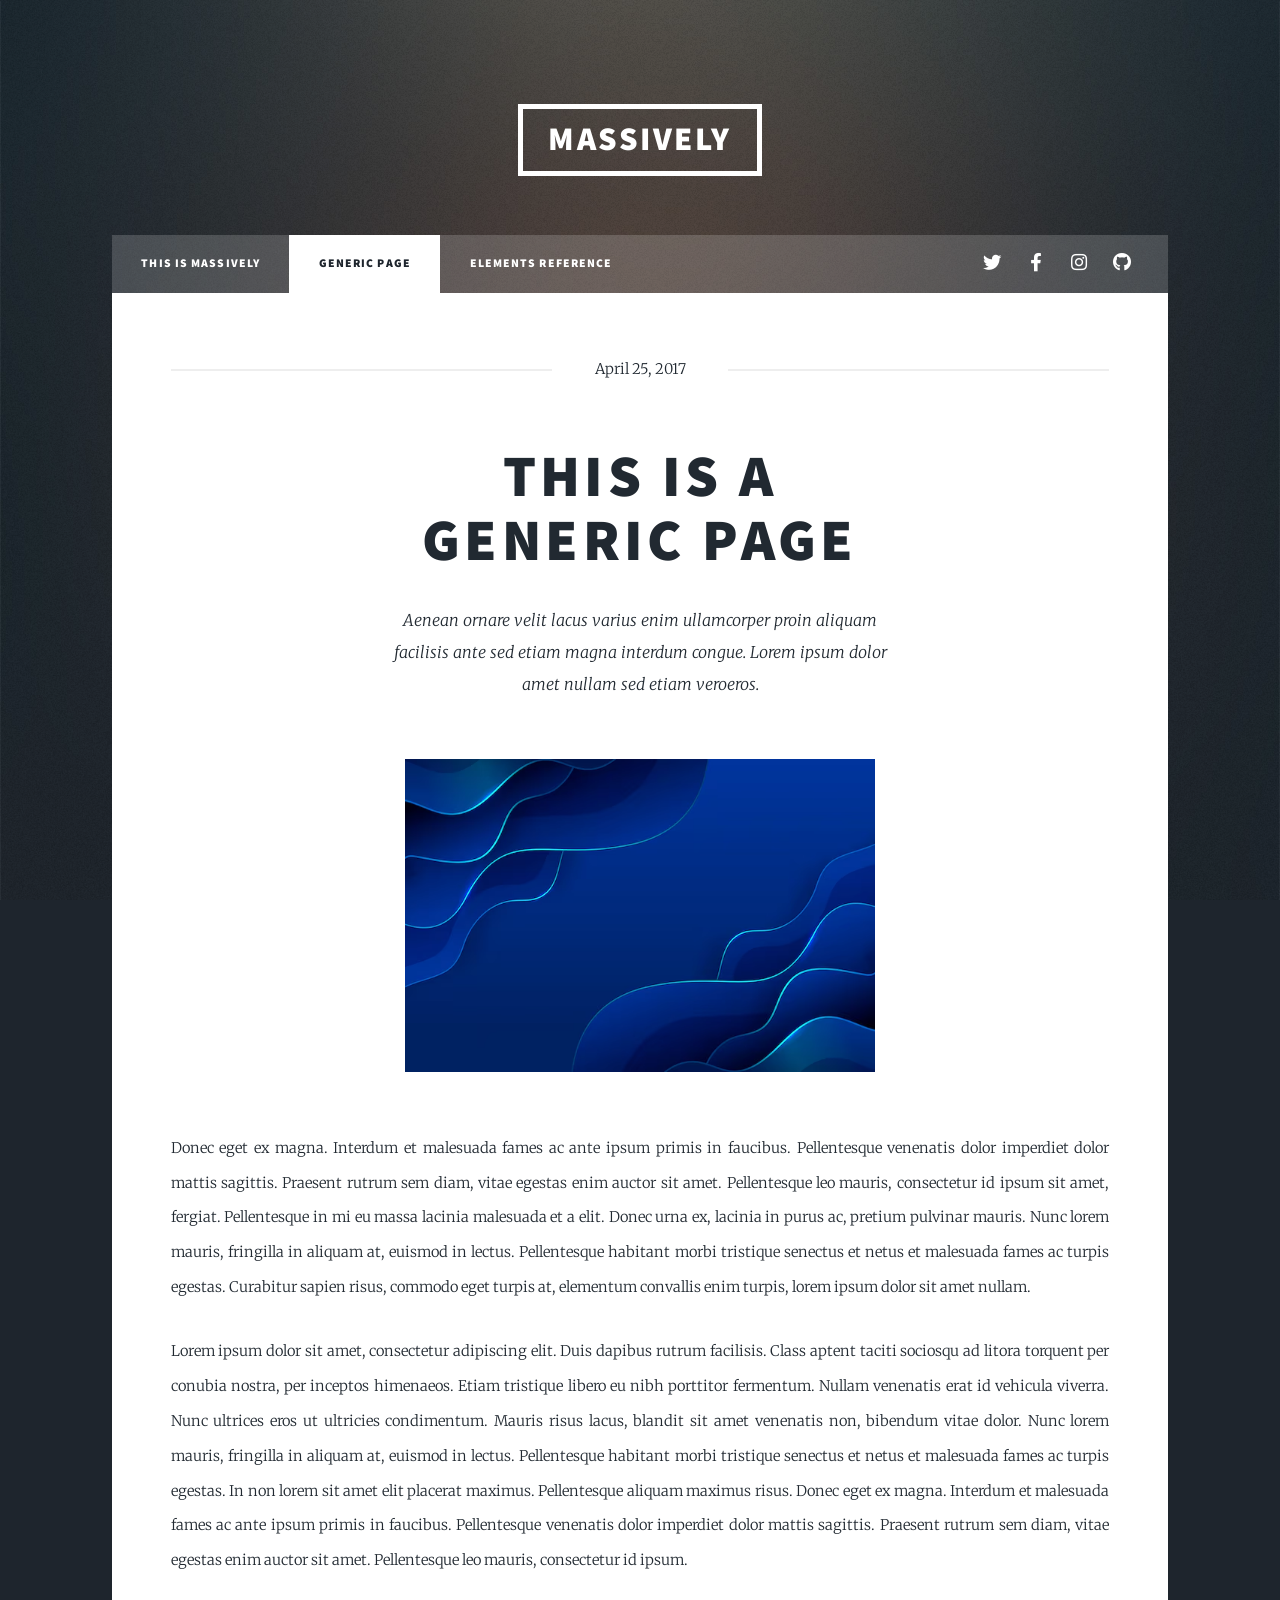
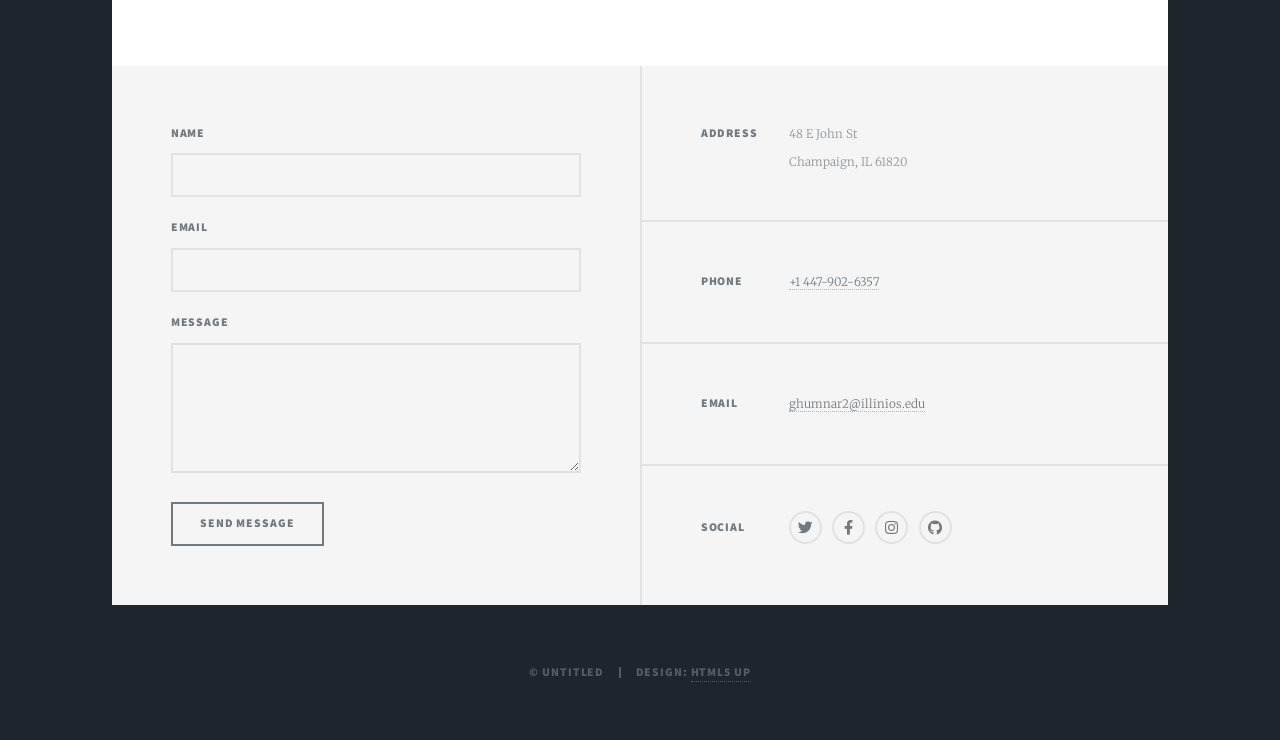
<file: generic.html>
<!DOCTYPE HTML>
<!--
	Massively by HTML5 UP
	html5up.net | @ajlkn
	Free for personal and commercial use under the CCA 3.0 license (html5up.net/license)
-->
<html>
	<head>
		<title>Generic Page - Massively by HTML5 UP</title>
		<meta charset="utf-8" />
		<meta name="viewport" content="width=device-width, initial-scale=1, user-scalable=no" />
		<link rel="stylesheet" href="assets/css/main.css" />
		<noscript><link rel="stylesheet" href="assets/css/noscript.css" /></noscript>
	</head>
	<body class="is-preload">

		<!-- Wrapper -->
			<div id="wrapper">

				<!-- Header -->
					<header id="header">
						<a href="index.html" class="logo">Massively</a>
					</header>

				<!-- Nav -->
					<nav id="nav">
						<ul class="links">
							<li><a href="index.html">This is Massively</a></li>
							<li class="active"><a href="generic.html">Generic Page</a></li>
							<li><a href="elements.html">Elements Reference</a></li>
						</ul>
						<ul class="icons">
							<li><a href="#" class="icon brands fa-twitter"><span class="label">Twitter</span></a></li>
							<li><a href="#" class="icon brands fa-facebook-f"><span class="label">Facebook</span></a></li>
							<li><a href="#" class="icon brands fa-instagram"><span class="label">Instagram</span></a></li>
							<li><a href="#" class="icon brands fa-github"><span class="label">GitHub</span></a></li>
						</ul>
					</nav>

				<!-- Main -->
					<div id="main">

						<!-- Post -->
							<section class="post">
								<header class="major">
									<span class="date">April 25, 2017</span>
									<h1>This is a<br />
									Generic Page</h1>
									<p>Aenean ornare velit lacus varius enim ullamcorper proin aliquam<br />
									facilisis ante sed etiam magna interdum congue. Lorem ipsum dolor<br />
									amet nullam sed etiam veroeros.</p>
								</header>
								<div class="image main"><img src="images/pic01.jpg" alt="" /></div>
								<p>Donec eget ex magna. Interdum et malesuada fames ac ante ipsum primis in faucibus. Pellentesque venenatis dolor imperdiet dolor mattis sagittis. Praesent rutrum sem diam, vitae egestas enim auctor sit amet. Pellentesque leo mauris, consectetur id ipsum sit amet, fergiat. Pellentesque in mi eu massa lacinia malesuada et a elit. Donec urna ex, lacinia in purus ac, pretium pulvinar mauris. Nunc lorem mauris, fringilla in aliquam at, euismod in lectus. Pellentesque habitant morbi tristique senectus et netus et malesuada fames ac turpis egestas. Curabitur sapien risus, commodo eget turpis at, elementum convallis enim turpis, lorem ipsum dolor sit amet nullam.</p>
								<p>Lorem ipsum dolor sit amet, consectetur adipiscing elit. Duis dapibus rutrum facilisis. Class aptent taciti sociosqu ad litora torquent per conubia nostra, per inceptos himenaeos. Etiam tristique libero eu nibh porttitor fermentum. Nullam venenatis erat id vehicula viverra. Nunc ultrices eros ut ultricies condimentum. Mauris risus lacus, blandit sit amet venenatis non, bibendum vitae dolor. Nunc lorem mauris, fringilla in aliquam at, euismod in lectus. Pellentesque habitant morbi tristique senectus et netus et malesuada fames ac turpis egestas. In non lorem sit amet elit placerat maximus. Pellentesque aliquam maximus risus. Donec eget ex magna. Interdum et malesuada fames ac ante ipsum primis in faucibus. Pellentesque venenatis dolor imperdiet dolor mattis sagittis. Praesent rutrum sem diam, vitae egestas enim auctor sit amet. Pellentesque leo mauris, consectetur id ipsum.</p>
							</section>

					</div>

				<!-- Footer -->
					<footer id="footer">
						<section>
							<form method="post" action="#">
								<div class="fields">
									<div class="field">
										<label for="name">Name</label>
										<input type="text" name="name" id="name" />
									</div>
									<div class="field">
										<label for="email">Email</label>
										<input type="text" name="email" id="email" />
									</div>
									<div class="field">
										<label for="message">Message</label>
										<textarea name="message" id="message" rows="3"></textarea>
									</div>
								</div>
								<ul class="actions">
									<li><input type="submit" value="Send Message" /></li>
								</ul>
							</form>
						</section>
						<section class="split contact">
							<section class="alt">
								<h3>Address</h3>
								<p>48 E John St<br />
								Champaign, IL 61820</p>
							</section>
							<section>
								<h3>Phone</h3>
								<p><a href="#">+1 447-902-6357</a></p>
							</section>
							<section>
								<h3>Email</h3>
								<p><a href="#">ghumnar2@illinios.edu</a></p>
							</section>
							<section>
								<h3>Social</h3>
								<ul class="icons alt">
									<li><a href="#" class="icon brands alt fa-twitter"><span class="label">Twitter</span></a></li>
									<li><a href="#" class="icon brands alt fa-facebook-f"><span class="label">Facebook</span></a></li>
									<li><a href="#" class="icon brands alt fa-instagram"><span class="label">Instagram</span></a></li>
									<li><a href="#" class="icon brands alt fa-github"><span class="label">GitHub</span></a></li>
								</ul>
							</section>
						</section>
					</footer>

				<!-- Copyright -->
					<div id="copyright">
						<ul><li>&copy; Untitled</li><li>Design: <a href="https://html5up.net">HTML5 UP</a></li></ul>
					</div>

			</div>

		<!-- Scripts -->
			<script src="assets/js/jquery.min.js"></script>
			<script src="assets/js/jquery.scrollex.min.js"></script>
			<script src="assets/js/jquery.scrolly.min.js"></script>
			<script src="assets/js/browser.min.js"></script>
			<script src="assets/js/breakpoints.min.js"></script>
			<script src="assets/js/util.js"></script>
			<script src="assets/js/main.js"></script>

	</body>
</html>
</file>
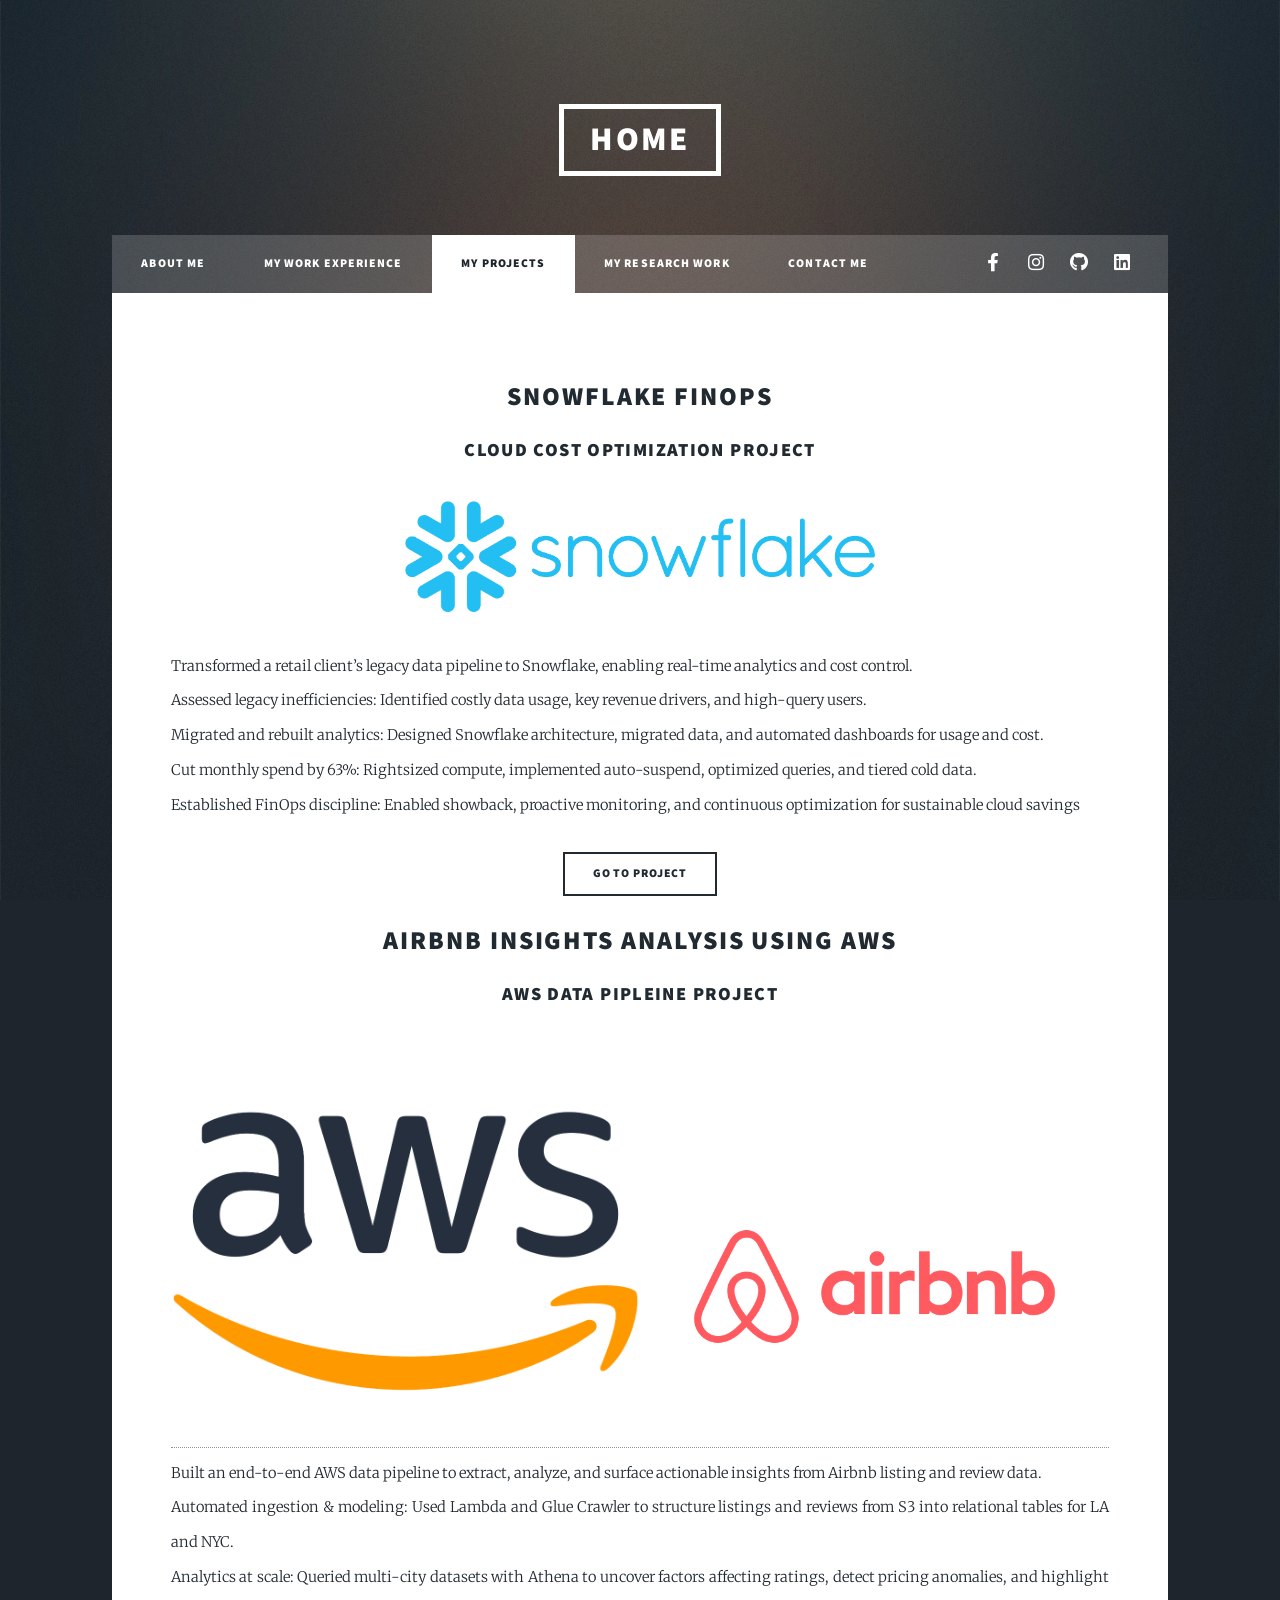
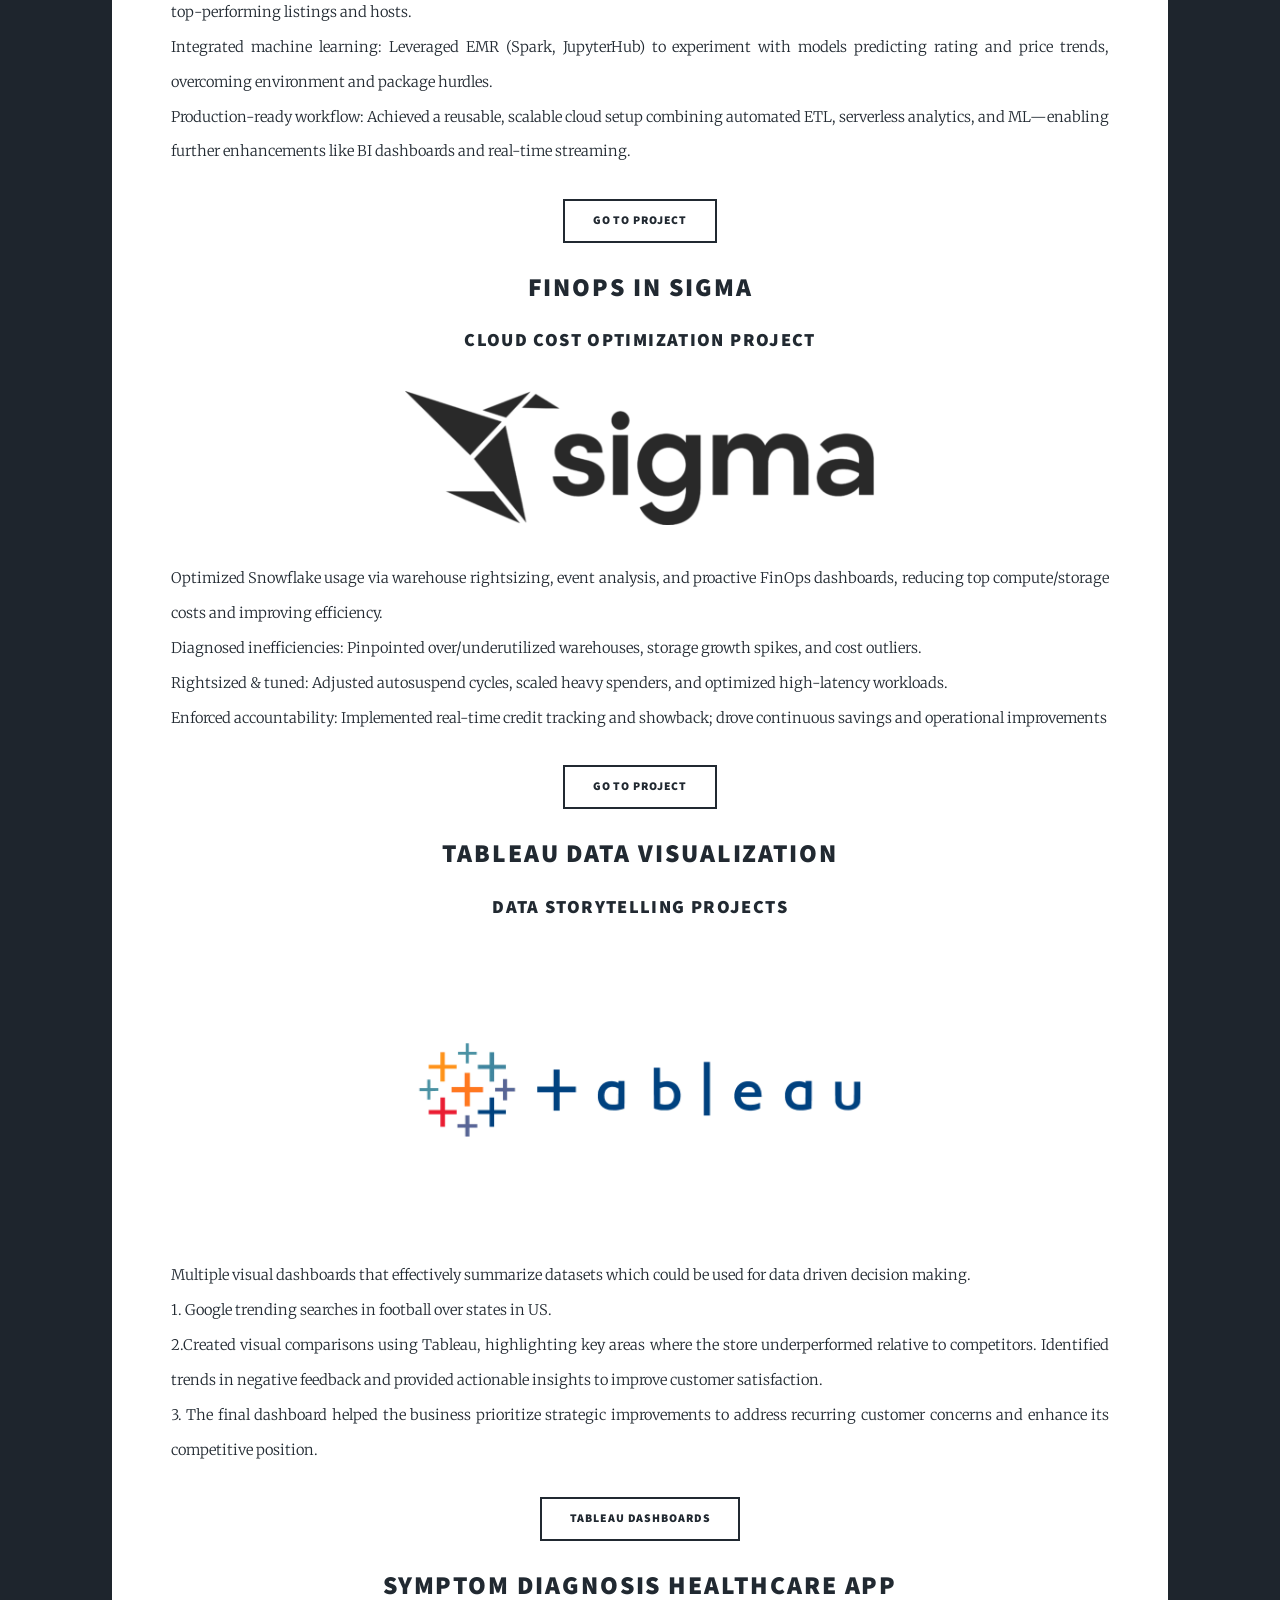
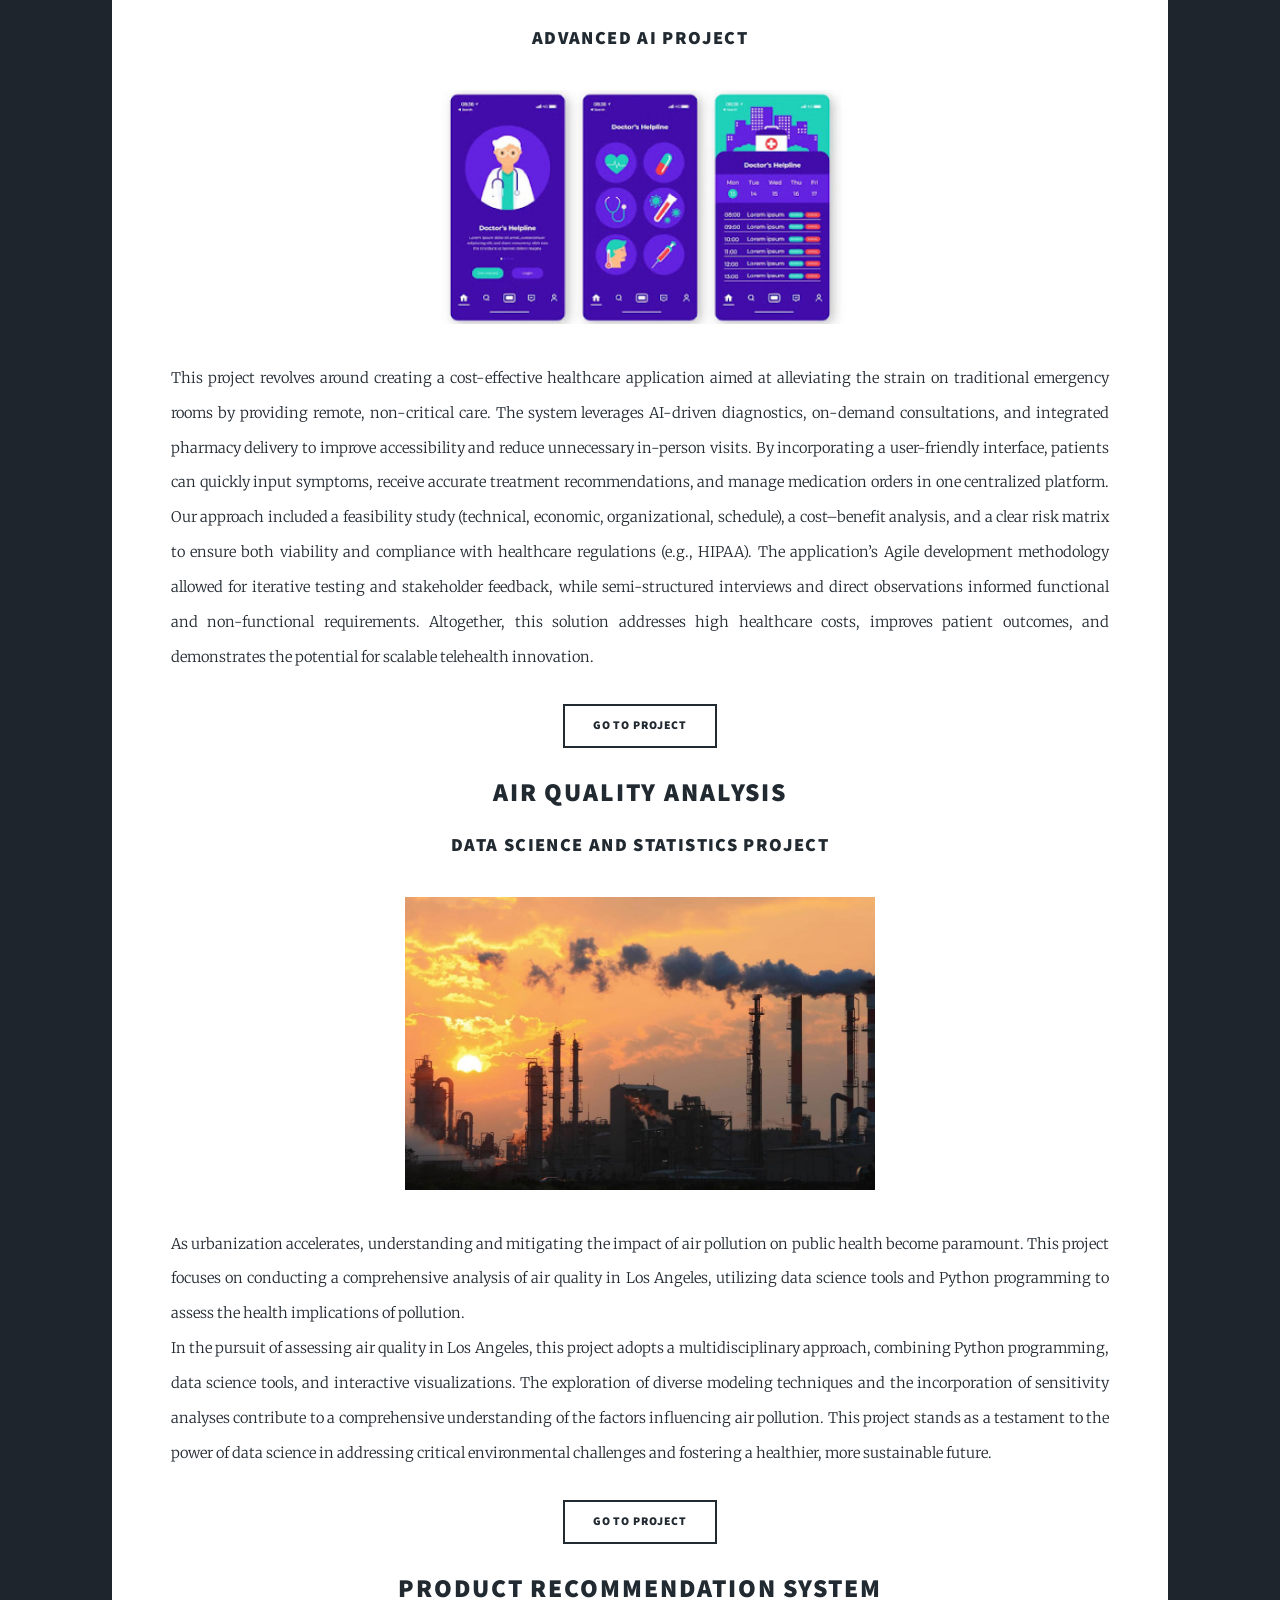
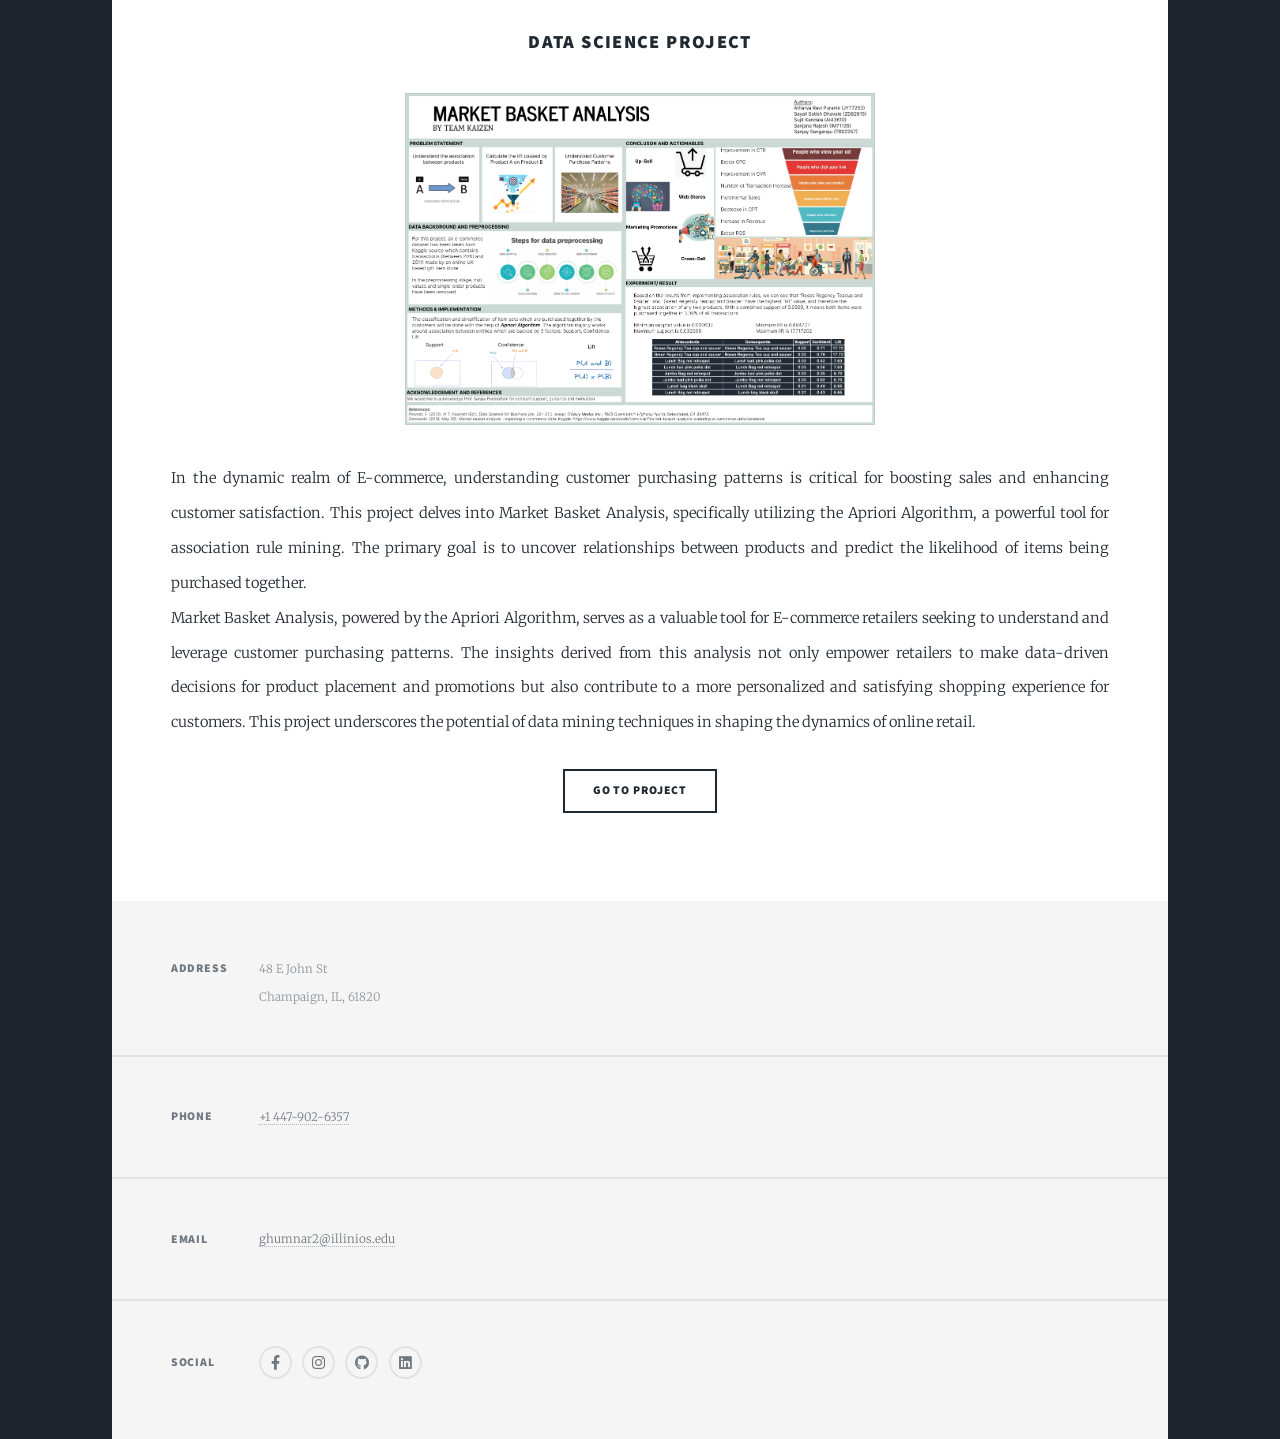
<file: Projects.html>
<!DOCTYPE HTML>
<!--
	Massively by HTML5 UP
	html5up.net | @ajlkn
	Free for personal and commercial use under the CCA 3.0 license (html5up.net/license)
-->
<html>
	<head>
		<title>Saurabh's Projects</title>
		<meta charset="utf-8" />
		<meta name="viewport" content="width=device-width, initial-scale=1, user-scalable=no" />
		<link rel="stylesheet" href="assets/css/main.css" />
		<noscript><link rel="stylesheet" href="assets/css/noscript.css" /></noscript>
	</head>
	<body class="is-preload">

		<!-- Wrapper -->
			<div id="wrapper">

				<!-- Header -->
					<header id="header">
						<a href="index.html" class="logo">Home</a>
					</header>

				<!-- Nav -->
				<nav id="nav">
					<ul class="links">
						<li><a href="index.html">About Me</a></li>
						<li><a href="Work Experience.html">My Work Experience</a></li>
						<li class="active"><a href="Projects.html">My Projects</a></li>
						<li><a href="Research.html">My Research Work</a></li>
						<li><a href="contact.html">Contact Me</a></li>
					</ul>
					<ul class="icons">
						<li><a href="https://www.facebook.com/sau.ghumnar.1213/" class="icon brands fa-facebook-f"><span class="label">Facebook</span></a></li>
							<li><a href="https://www.instagram.com/saurabh.g12/" class="icon brands fa-instagram"><span class="label">Instagram</span></a></li>
							<li><a href="https://github.com/saurabhghumnar" class="icon brands fa-github"><span class="label">GitHub</span></a></li>
							<li><a href="https://www.linkedin.com/in/saurabhghumnar12" class="icon brands fa-linkedin"><span class="label">Linkedin</span></a></li>
					</ul>
				</nav>

				<!-- Main -->
					<div id="main">

					<!-- Posts -->
					<section class="post featured">
						<article>
							<header>
								<h2>SnowFlake FinOps</h2>
								<h3>Cloud Cost Optimization Project</h3>
							</header>
							<a href="https://github.com/saurabhghumnar/projects/blob/main/Why%20Snowflake.pdf" class="image fit"><img src="images/snow.png" alt="" /></a>
							<p>Transformed a retail client’s legacy data pipeline to Snowflake, enabling real-time analytics and cost control.<br/>
								

Assessed legacy inefficiencies: Identified costly data usage, key revenue drivers, and high-query users.<br/>
Migrated and rebuilt analytics: Designed Snowflake architecture, migrated data, and automated dashboards for usage and cost.<br/>
Cut monthly spend by 63%: Rightsized compute, implemented auto-suspend, optimized queries, and tiered cold data.<br/>
Established FinOps discipline: Enabled showback, proactive monitoring, and continuous optimization for sustainable cloud savings</p>
								<ul class="actions special">
									<li><a href="https://github.com/saurabhghumnar/projects/blob/main/FinOps%20using%20Sigma%20and%20Snowflake.pdf" class="button">Go To Project</a></li>
								</ul>
						</article>
						<article>
							<header>
								<h2>Airbnb Insights Analysis using AWS</h2>
								<h3>AWS Data Pipleine Project</h3>
							</header>
							<a href="https://github.com/saurabhghumnar/projects/blob/main/Airbnb%20Insights%20with%20AWS%20Data%20Pipeline.pdf"><img src="images/aws.png" alt="" style="flex: 1; max-width: 50%;" /><img src="images/airbnb.png" alt="" style="flex: 1; max-width: 50%;" /></a>
							<p>Built an end-to-end AWS data pipeline to extract, analyze, and surface actionable insights from Airbnb listing and review data.<br/>
								Automated ingestion & modeling: Used Lambda and Glue Crawler to structure listings and reviews from S3 into relational tables for LA and NYC.<br/>

Analytics at scale: Queried multi-city datasets with Athena to uncover factors affecting ratings, detect pricing anomalies, and highlight top-performing listings and hosts.<br/>

Integrated machine learning: Leveraged EMR (Spark, JupyterHub) to experiment with models predicting rating and price trends, overcoming environment and package hurdles.<br/>

Production-ready workflow: Achieved a reusable, scalable cloud setup combining automated ETL, serverless analytics, and ML—enabling further enhancements like BI dashboards and real-time streaming.</p>
								<ul class="actions special">
									<li><a href="https://github.com/saurabhghumnar/projects/blob/main/Airbnb%20Insights%20with%20AWS%20Data%20Pipeline.pdf" class="button">Go To Project</a></li>
								</ul>
						</article>
						<article>
							<header>
								<h2>FinOps in Sigma</h2>
								<h3>Cloud Cost Optimization Project</h3>
							</header>
							<a href="https://github.com/saurabhghumnar/projects/blob/main/FinOps%20using%20Sigma%20and%20Snowflake.pdf" class="image fit"><img src="images/sigma.png" alt="" /></a>
							<p>Optimized Snowflake usage via warehouse rightsizing, event analysis, and proactive FinOps dashboards, reducing top compute/storage costs and improving efficiency.<br/>
								Diagnosed inefficiencies: Pinpointed over/underutilized warehouses, storage growth spikes, and cost outliers.<br/>

								Rightsized & tuned: Adjusted autosuspend cycles, scaled heavy spenders, and optimized high-latency workloads.<br/>
								
								Enforced accountability: Implemented real-time credit tracking and showback; drove continuous savings and operational improvements</p>
								<ul class="actions special">
									<li><a href="https://github.com/saurabhghumnar/projects/blob/main/Why%20Snowflake.pdf" class="button">Go To Project</a></li>
								</ul>
						</article>
						<article>
							<header>
								<h2>Tableau Data Visualization</h2>
								<h3>Data Storytelling Projects</h3>
							</header>
							<a href="https://public.tableau.com/app/profile/saurabh.ghumnar/vizzes" class="image fit"><img src="images/tableau.jpg" alt="" /></a>
							<p>Multiple visual dashboards that effectively summarize datasets which could be used for data driven decision making.<br/>
								1. Google trending searches in football over states in US.<br/> 2.Created visual comparisons using Tableau, highlighting key areas where the store underperformed relative to competitors. Identified trends in negative feedback and provided actionable insights to improve customer satisfaction.<br/> 3. The final dashboard helped the business prioritize strategic improvements to address recurring customer concerns and enhance its competitive position. </p>
								<ul class="actions special">
									<li><a href="https://public.tableau.com/app/profile/saurabh.ghumnar/vizzes" class="button">Tableau Dashboards</a></li>
								</ul>
						</article>
						<article>
							<header>
								<h2>Symptom Diagnosis Healthcare App</h2>
								<h3>Advanced AI Project</h3>
							</header>
							<a href="https://github.com/saurabhghumnar/projects/blob/main/Diagnosis%20Healthcare%20App.pdf" class="image fit"><img src="images/app.jpg" alt="" /></a>
							<p>This project revolves around creating a cost-effective healthcare application aimed at alleviating the strain on traditional emergency rooms by providing remote, non-critical care. The system leverages AI-driven diagnostics, on-demand consultations, and integrated pharmacy delivery to improve accessibility and reduce unnecessary in-person visits. By incorporating a user-friendly interface, patients can quickly input symptoms, receive accurate treatment recommendations, and manage medication orders in one centralized platform.
							   Our approach included a feasibility study (technical, economic, organizational, schedule), a cost–benefit analysis, and a clear risk matrix to ensure both viability and compliance with healthcare regulations (e.g., HIPAA). The application’s Agile development methodology allowed for iterative testing and stakeholder feedback, while semi-structured interviews and direct observations informed functional and non-functional requirements. Altogether, this solution addresses high healthcare costs, improves patient outcomes, and demonstrates the potential for scalable telehealth innovation.</p>
								<ul class="actions special">
									<li><a href="https://github.com/saurabhghumnar/projects/blob/main/Diagnosis%20Healthcare%20App.pdf" class="button">Go To Project</a></li>
								</ul>
						</article>
						<article>
							<header>
								<h2>Air Quality Analysis</h2>
								<h3>Data Science and Statistics Project</h3>
							</header>
							<a href="https://ideas-digitaltwin.jpl.nasa.gov/aqacf/" class="image fit"><img src="images/air.jpeg" alt="" /></a>
							<p>As urbanization accelerates, understanding and mitigating the impact of air pollution on public health become paramount. This project focuses on conducting a comprehensive analysis of air quality in Los Angeles, utilizing data science tools and Python programming to assess the health implications of pollution.<br/>
								In the pursuit of assessing air quality in Los Angeles, this project adopts a multidisciplinary approach, combining Python programming, data science tools, and interactive visualizations. The exploration of diverse modeling techniques and the incorporation of sensitivity analyses contribute to a comprehensive understanding of the factors influencing air pollution. This project stands as a testament to the power of data science in addressing critical environmental challenges and fostering a healthier, more sustainable future.</p>
								<ul class="actions special">
									<li><a href="https://github.com/saurabhghumnar/projects/blob/main/Air%20Pollution%20Project.pdf" class="button">Go To Project</a></li>
								</ul>
						</article>
						<article>
							<header>
								<h2>Product Recommendation System</h2>
								<h3>Data Science Project</h3>
							</header>
							<a href="https://github.com/saurabhghumnar/projects/blob/main/MARKET%20BASKET%20ANALYSIS.pdf" class="image fit"><img src="images/MBA.png" alt="" /></a>
							<p>In the dynamic realm of E-commerce, understanding customer purchasing patterns is critical for boosting sales and enhancing customer satisfaction. This project delves into Market Basket Analysis, specifically utilizing the Apriori Algorithm, a powerful tool for association rule mining. The primary goal is to uncover relationships between products and predict the likelihood of items being purchased together.<br/>
								Market Basket Analysis, powered by the Apriori Algorithm, serves as a valuable tool for E-commerce retailers seeking to understand and leverage customer purchasing patterns. The insights derived from this analysis not only empower retailers to make data-driven decisions for product placement and promotions but also contribute to a more personalized and satisfying shopping experience for customers. This project underscores the potential of data mining techniques in shaping the dynamics of online retail.</p>
								<ul class="actions special">
									<li><a href="https://github.com/saurabhghumnar/projects/blob/main/MARKET%20BASKET%20ANALYSIS.pdf" class="button">Go To Project</a></li>
								</ul>
						</article>
						
					</section>


					</div>

			<!-- Footer -->
			<footer id="footer">
				<section class="split contact">
					<section class="alt">
						<h3>Address</h3>
						<p>48 E John St<br />
						Champaign, IL, 61820</p>
					</section>
					<section>
						<h3>Phone</h3>
						<p><a href="#">+1 447-902-6357</a></p>
					</section>
					<section>
						<h3>Email</h3>
						<p><a href="#">ghumnar2@illinios.edu</a></p>
					</section>
					<section>
						<h3>Social</h3>
						<ul class="icons alt">
							<li><a href="https://www.facebook.com/sau.ghumnar.1213/" class="icon brands fa-facebook-f"><span class="label">Facebook</span></a></li>
							<li><a href="https://www.instagram.com/saurabh.g12/" class="icon brands fa-instagram"><span class="label">Instagram</span></a></li>
							<li><a href="https://github.com/saurabhghumnar" class="icon brands fa-github"><span class="label">GitHub</span></a></li>
							<li><a href="https://www.linkedin.com/in/saurabhghumnar12" class="icon brands fa-linkedin"><span class="label">Linkedin</span></a></li>
						</ul>
					</section>
				</section>
			</footer>
		

		<!-- Scripts -->
			<script src="assets/js/jquery.min.js"></script>
			<script src="assets/js/jquery.scrollex.min.js"></script>
			<script src="assets/js/jquery.scrolly.min.js"></script>
			<script src="assets/js/browser.min.js"></script>
			<script src="assets/js/breakpoints.min.js"></script>
			<script src="assets/js/util.js"></script>
			<script src="assets/js/main.js"></script>

	</body>
</html>
</file>
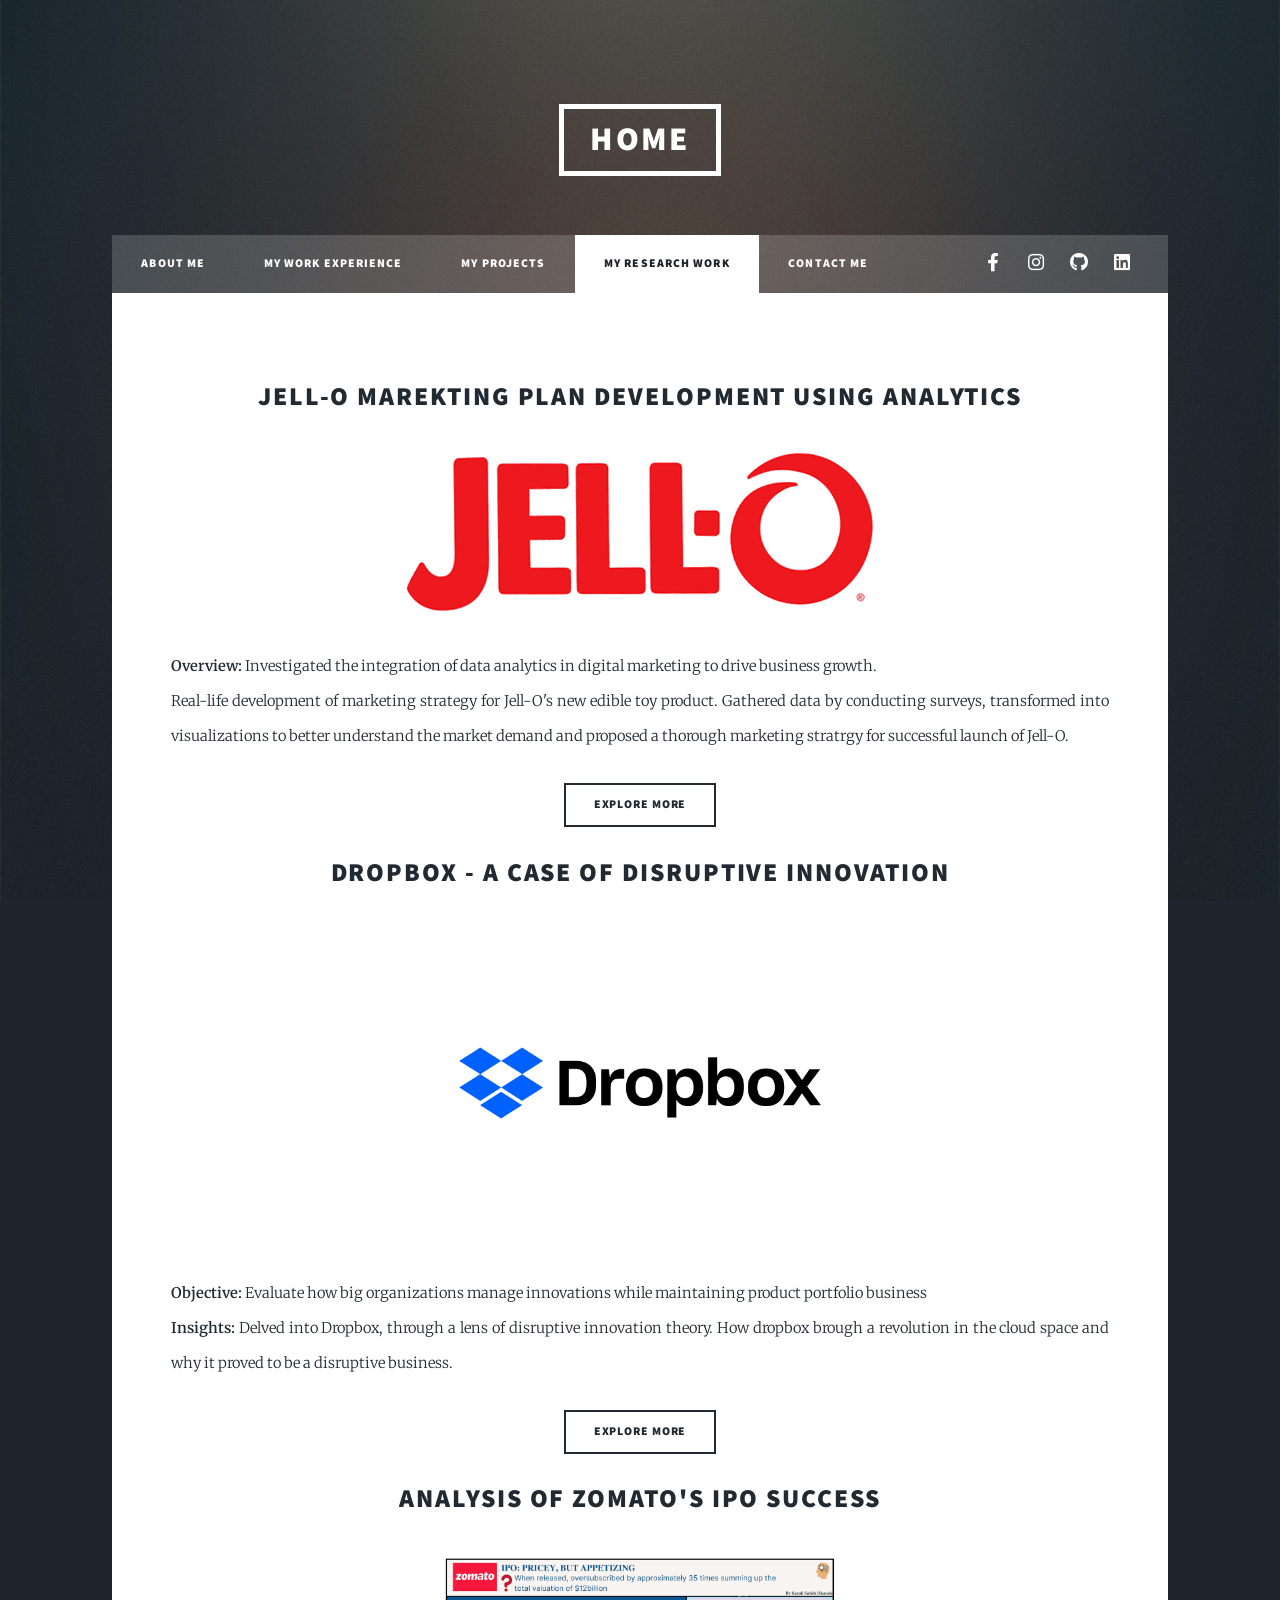
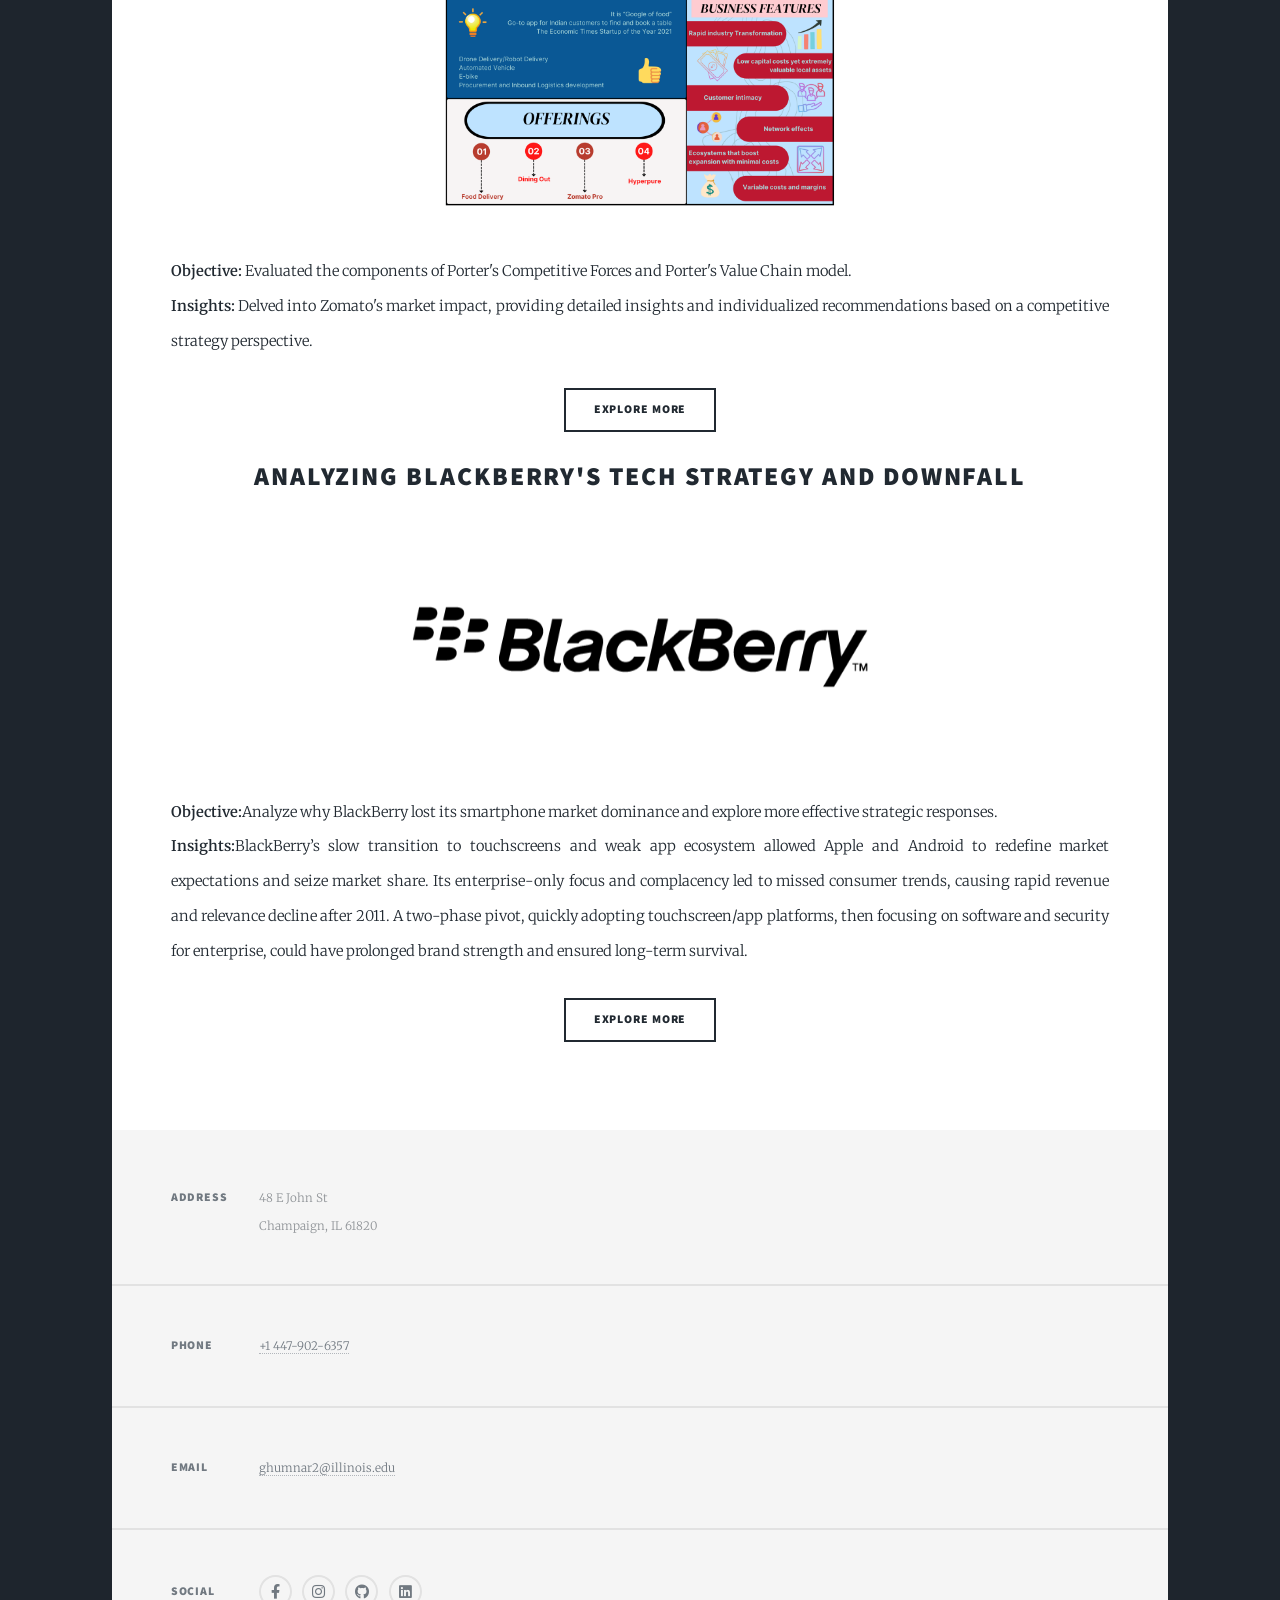
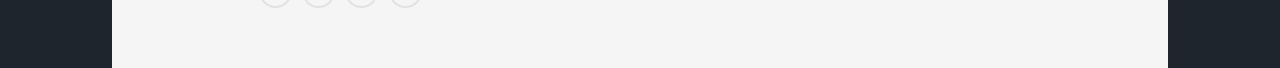
<file: Research.html>
<!DOCTYPE HTML>
<!--
	Massively by HTML5 UP
	html5up.net | @ajlkn
	Free for personal and commercial use under the CCA 3.0 license (html5up.net/license)
-->
<html>
	<head>
		<title>Saurabh's Research</title>
		<meta charset="utf-8" />
		<meta name="viewport" content="width=device-width, initial-scale=1, user-scalable=no" />
		<link rel="stylesheet" href="assets/css/main.css" />
		<noscript><link rel="stylesheet" href="assets/css/noscript.css" /></noscript>
	</head>
	<body class="is-preload">

		<!-- Wrapper -->
			<div id="wrapper">

				<!-- Header -->
					<header id="header">
						<a href="index.html" class="logo">Home</a>
					</header>

				<!-- Nav -->
				<nav id="nav">
					<ul class="links">
						<li><a href="index.html">About Me</a></li>
						<li><a href="Work Experience.html">My Work Experience</a></li>
						<li><a href="Projects.html">My Projects</a></li>
						<li class="active"><a href="Research.html">My Research Work</a></li>
						<li><a href="contact.html">Contact Me</a></li>
					</ul>
					<ul class="icons">
						<li><a href="https://www.facebook.com/sau.ghumnar.1213/" class="icon brands fa-facebook-f"><span class="label">Facebook</span></a></li>
							<li><a href="https://www.instagram.com/saurabh.g12/" class="icon brands fa-instagram"><span class="label">Instagram</span></a></li>
							<li><a href="https://github.com/saurabhghumnar" class="icon brands fa-github"><span class="label">GitHub</span></a></li>
							<li><a href="https://www.linkedin.com/in/saurabhghumnar12" class="icon brands fa-linkedin"><span class="label">Linkedin</span></a></li>
				</nav>

				<!-- Main -->
					<div id="main">

					<!-- Posts -->
					<section class="post featured">
						<article>
							<header>
								<h2><a href="https://github.com/saurabhghumnar/projects/blob/main/MarkeTechs%20Marketing%20Plan%20for%20JellO.pdf">Jell-O Marekting Plan Development using Analytics</a></h2>
							</header>
							<a href="https://github.com/saurabhghumnar/projects/blob/main/MarkeTechs%20Marketing%20Plan%20for%20JellO.pdf" class="image fit"><img src="images/jello.png" alt="" /></a>
							<p><b>Overview:</b> Investigated the integration of data analytics in digital marketing to drive business growth.<br/>
								 Real-life development of marketing strategy for Jell-O's new edible toy product. Gathered data by conducting surveys, transformed into visualizations to better understand the market demand and proposed a thorough marketing stratrgy for successful launch of Jell-O. </p>
								<ul class="actions special">
									<li><a href="https://github.com/saurabhghumnar/projects/blob/main/MarkeTechs%20Marketing%20Plan%20for%20JellO.pdf" class="button">Explore More</a></li>
								</ul>
						</article>
						<article>
							<header>
								<h2><a href="https://github.com/saurabhghumnar/projects/blob/main/Disruptive%20Innovation.pdf">Dropbox - A Case of Disruptive Innovation</a></h2>
							</header>
							<a href="https://github.com/saurabhghumnar/projects/blob/main/Disruptive%20Innovation.pdf" class="image fit"><img src="images/dropbox.png" alt="" /></a>
							<p><b>Objective:</b> Evaluate how big organizations manage innovations while maintaining product portfolio business<br/>
								<b>Insights:</b> Delved into Dropbox, through a lens of disruptive innovation theory. How dropbox brough a revolution in the cloud space and why it proved to be a disruptive business.</p>
								<ul class="actions special">
									<li><a href="https://github.com/saurabhghumnar/projects/blob/main/Disruptive%20Innovation.pdf" class="button">Explore More</a></li>
								</ul>
						</article>
						<article>
							<header>
								<h2><a href="https://github.com/saurabhghumnar/projects/blob/main/Zomato%20Competitive%20Strategy.pdf">Analysis of Zomato's IPO Success</a></h2>
							</header>
							<a href="https://github.com/saurabhghumnar/projects/blob/main/Zomato%20Competitive%20Strategy.pdf" class="image fit"><img src="images/zomato.png" alt="" /></a>
							<p><b>Objective:</b> Evaluated the components of Porter's Competitive Forces and Porter's Value Chain model.<br/>
								<b>Insights:</b> Delved into Zomato's market impact, providing detailed insights and individualized recommendations based on a competitive strategy perspective.</p>
								<ul class="actions special">
									<li><a href="https://github.com/saurabhghumnar/projects/blob/main/Zomato%20Competitive%20Strategy.pdf" class="button">Explore More</a></li>
								</ul>
						</article>
						<article>
							<header>
								<h2><a href="https://github.com/saurabhghumnar/projects/blob/main/Blackberry%20Downfall%20Analysed.pdf">Analyzing Blackberry's Tech Strategy and Downfall</a></h2>
							</header>
							<a href="https://github.com/saurabhghumnar/projects/blob/main/Blackberry%20Downfall%20Analysed.pdf" class="image fit"><img src="images/blackberry.png" alt="" /></a>
							<p><b>Objective:</b>Analyze why BlackBerry lost its smartphone market dominance and explore more effective strategic responses.<br/>
								<b>Insights:</b>BlackBerry’s slow transition to touchscreens and weak app ecosystem allowed Apple and Android to redefine market expectations and seize market share.

								Its enterprise-only focus and complacency led to missed consumer trends, causing rapid revenue and relevance decline after 2011.
								
								A two-phase pivot, quickly adopting touchscreen/app platforms, then focusing on software and security for enterprise, could have prolonged brand strength and ensured long-term survival.
								
								 </p>
								<ul class="actions special">
									<li><a href="https://github.com/saurabhghumnar/projects/blob/main/Blackberry%20Downfall%20Analysed.pdf" class="button">Explore More</a></li>
								</ul>
						</article>
						
						
					</section>


					</div>

				<!-- Footer -->
				<footer id="footer">
					<section class="split contact">
						<section class="alt">
							<h3>Address</h3>
							<p>48 E John St<br />
							Champaign, IL 61820</p>
						</section>
						<section>
							<h3>Phone</h3>
							<p><a href="#">+1 447-902-6357</a></p>
						</section>
						<section>
							<h3>Email</h3>
							<p><a href="#">ghumnar2@illinois.edu</a></p>
						</section>
						<section>
							<h3>Social</h3>
							<ul class="icons alt">
								<li><a href="https://www.facebook.com/sau.ghumnar.1213/" class="icon brands fa-facebook-f"><span class="label">Facebook</span></a></li>
							<li><a href="https://www.instagram.com/saurabh.g12/" class="icon brands fa-instagram"><span class="label">Instagram</span></a></li>
							<li><a href="https://github.com/saurabhghumnar" class="icon brands fa-github"><span class="label">GitHub</span></a></li>
							<li><a href="https://www.linkedin.com/in/saurabhghumnar12" class="icon brands fa-linkedin"><span class="label">Linkedin</span></a></li>

							</ul>
						</section>
					</section>
				</footer>
			


		<!-- Scripts -->
			<script src="assets/js/jquery.min.js"></script>
			<script src="assets/js/jquery.scrollex.min.js"></script>
			<script src="assets/js/jquery.scrolly.min.js"></script>
			<script src="assets/js/browser.min.js"></script>
			<script src="assets/js/breakpoints.min.js"></script>
			<script src="assets/js/util.js"></script>
			<script src="assets/js/main.js"></script>

	</body>
</html>
</file>
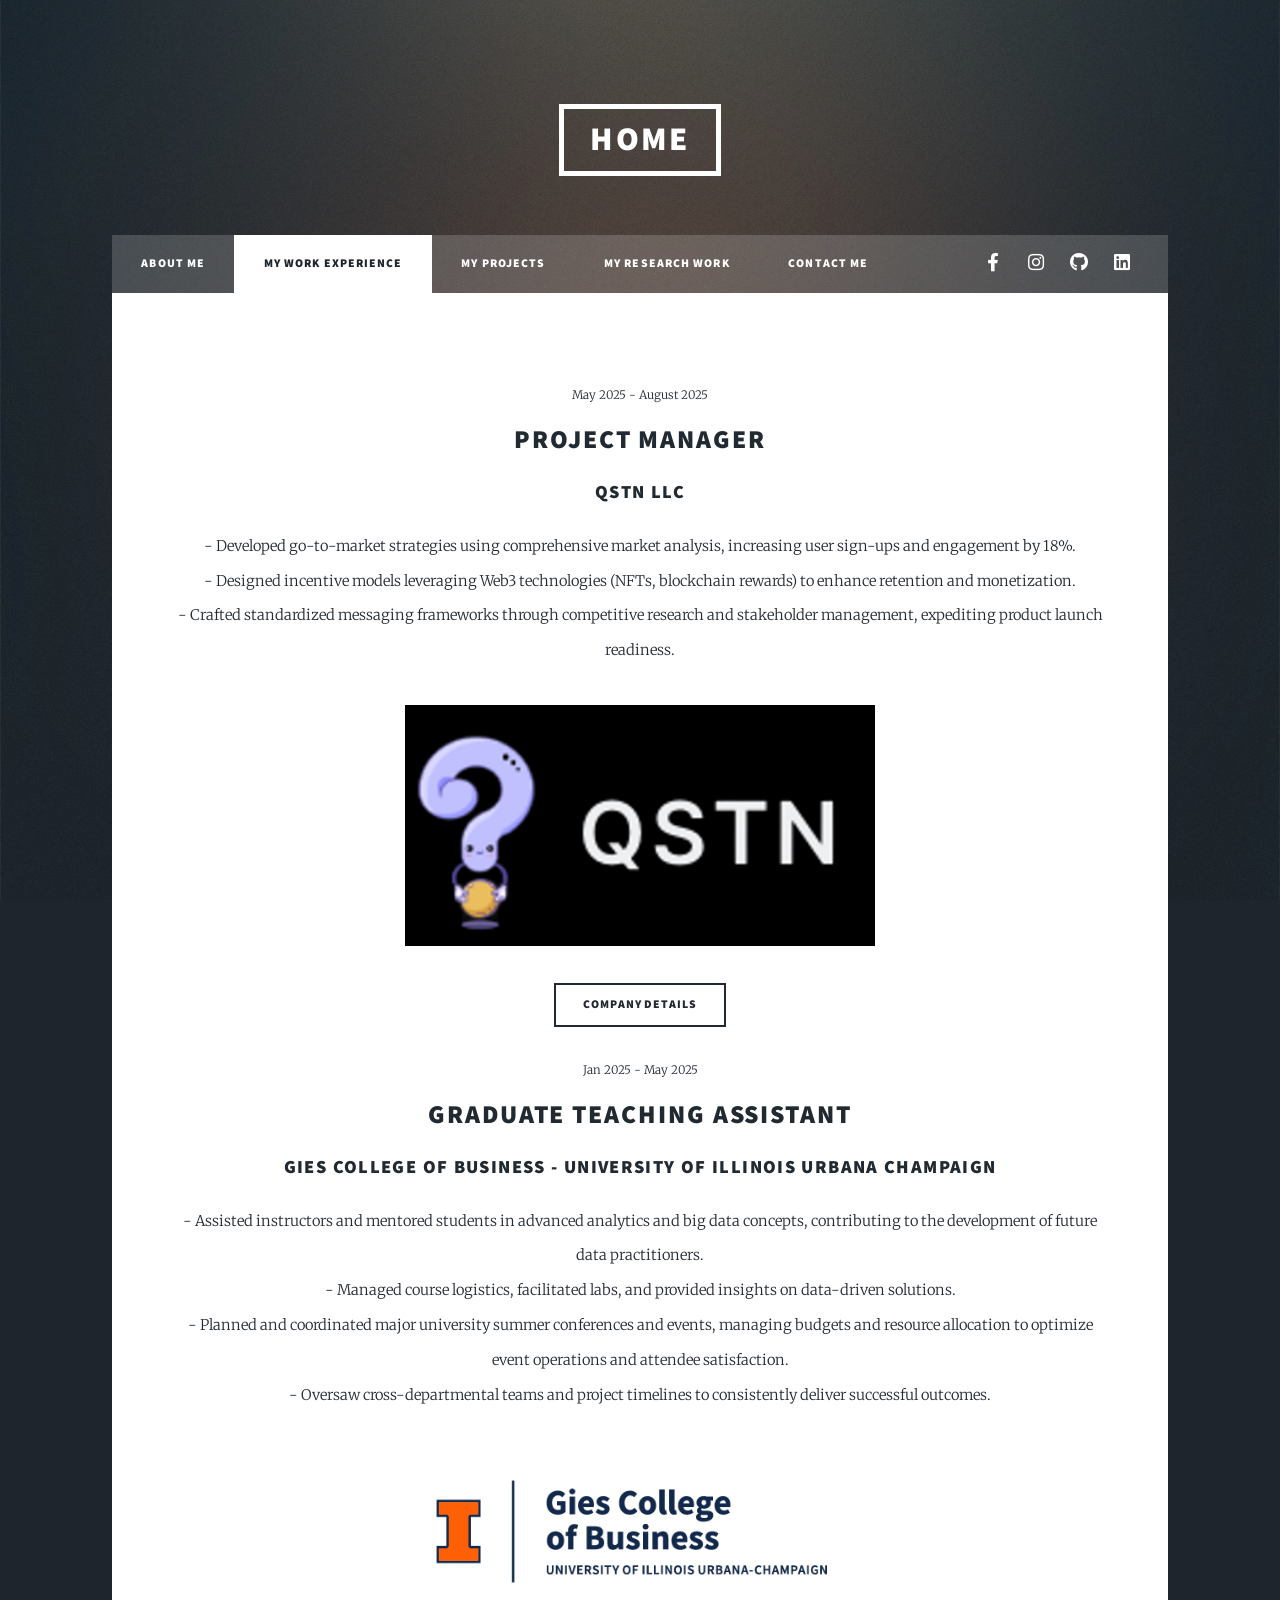
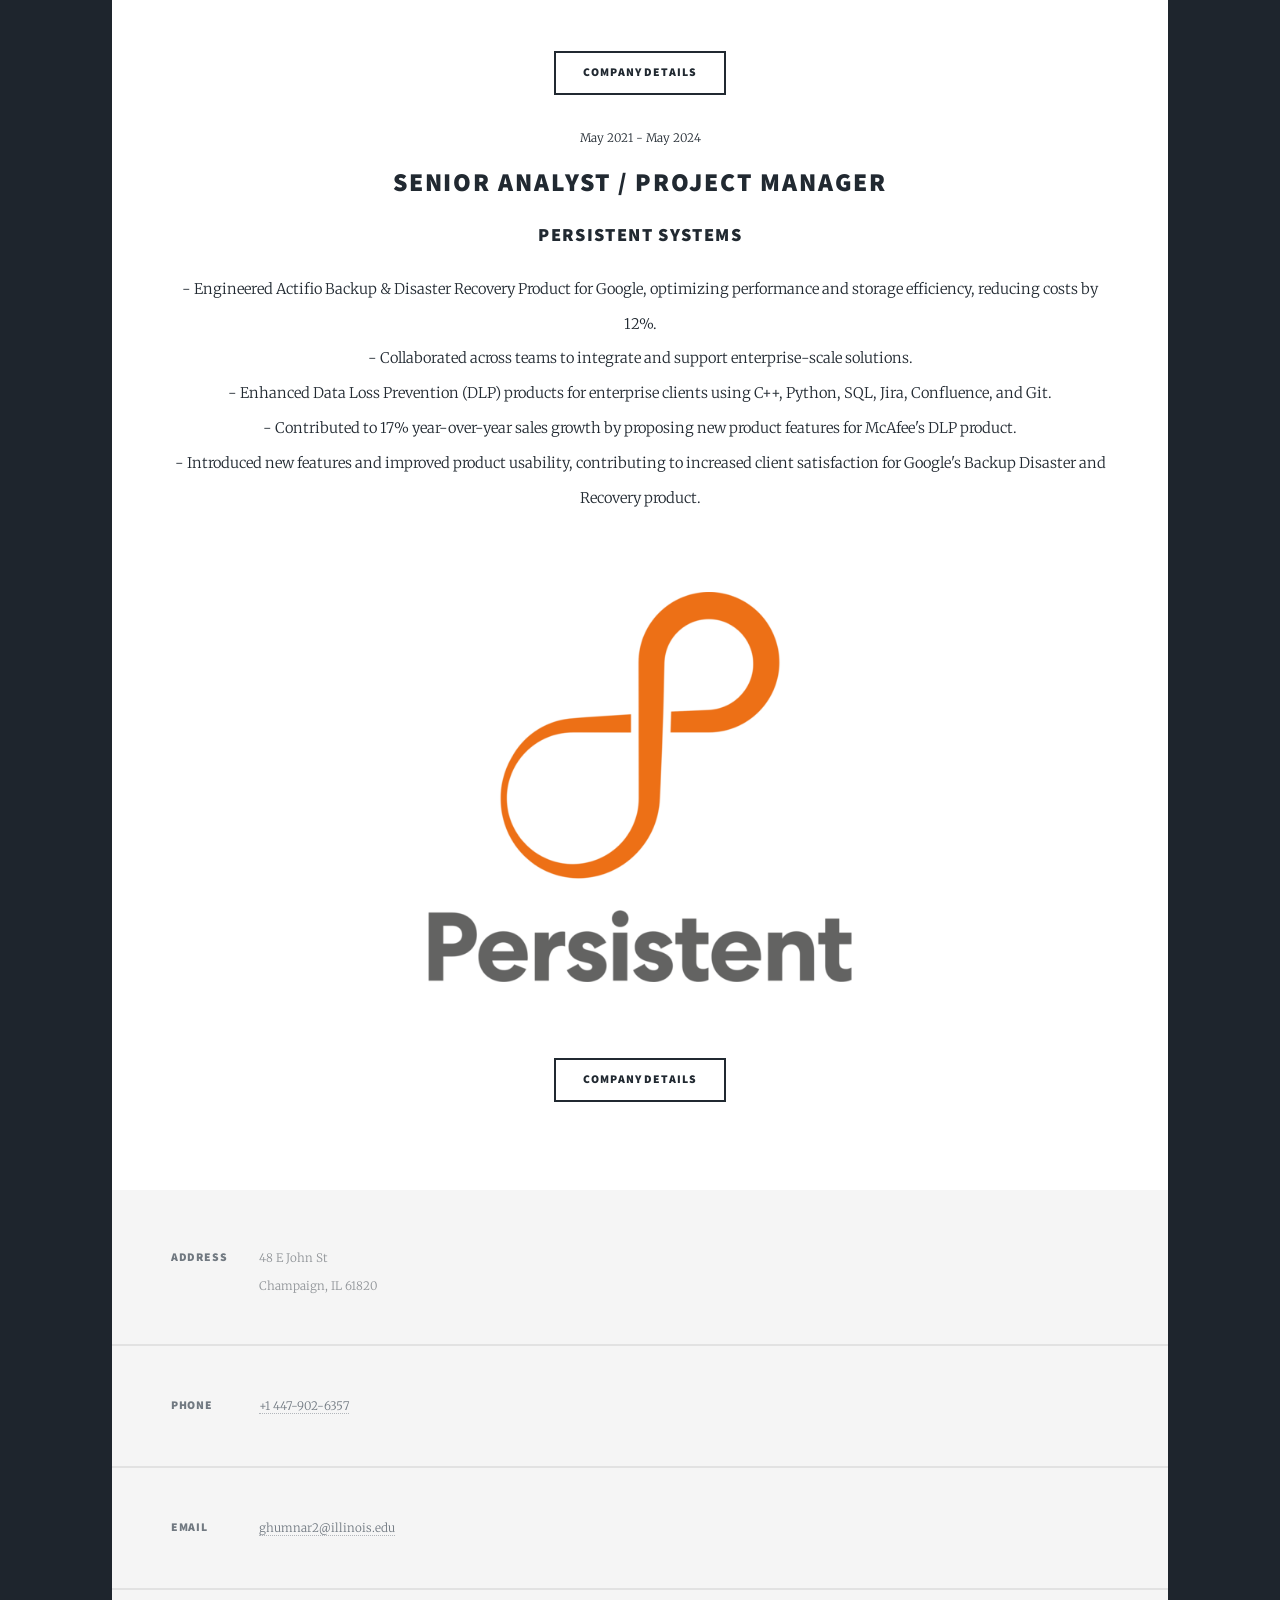
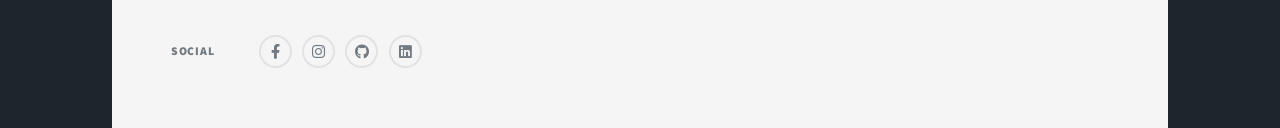
<file: Work Experience.html>
<!DOCTYPE HTML>
<!--
	Massively by HTML5 UP
	html5up.net | @ajlkn
	Free for personal and commercial use under the CCA 3.0 license (html5up.net/license)
-->
<html>
	<head>
		<title>Saurabh's Work Experience</title>
		<meta charset="utf-8" />
		<meta name="viewport" content="width=device-width, initial-scale=1, user-scalable=no" />
		<link rel="stylesheet" href="assets/css/main.css" />
		<noscript><link rel="stylesheet" href="assets/css/noscript.css" /></noscript>
	</head>
	<body class="is-preload">

		<!-- Wrapper -->
			<div id="wrapper">

				<!-- Header -->
					<header id="header">
						<a href="index.html" class="logo">Home</a>
					</header>

				<!-- Nav -->
				<nav id="nav">
					<ul class="links">
						<li><a href="index.html">About Me</a></li>
						<li class="active"><a href="Work Experience.html">My Work Experience</a></li>
						<li><a href="Projects.html">My Projects</a></li>
						<li><a href="Research.html">My Research Work</a></li>
						<li><a href="contact.html">Contact Me</a></li>
					</ul>
					<ul class="icons">
						<li><a href="https://www.facebook.com/sau.ghumnar.1213/" class="icon brands fa-facebook-f"><span class="label">Facebook</span></a></li>
							<li><a href="https://www.instagram.com/saurabh.g12/" class="icon brands fa-instagram"><span class="label">Instagram</span></a></li>
							<li><a href="https://github.com/saurabhghumnar" class="icon brands fa-github"><span class="label">GitHub</span></a></li>
							<li><a href="https://www.linkedin.com/in/saurabhghumnar12" class="icon brands fa-linkedin"><span class="label">Linkedin</span></a></li>

					</ul>
				</nav>

				<!-- Main -->
					<div id="main">

					<!-- Posts -->
					<section class="post featured" style="text-align: center;">
						<article>
							<header>
								<span class="date" style="text-align: center;">May 2025 - August 2025</span>
								<h2>Project Manager</h2>
								<h3> QSTN LLC</h3>
							</header>
							<p style="text-align: center;"> - Developed go-to-market strategies using comprehensive market analysis, increasing user sign-ups and engagement by 18%.<br/>

								- Designed incentive models leveraging Web3 technologies (NFTs, blockchain rewards) to enhance retention and monetization.<br/>
								
								- Crafted standardized messaging frameworks through competitive research and stakeholder management, expediting product launch readiness.<br/>
								
								</p>
								<a href="https://qstn.us/" class="image fit"><img src="images/qstn.png" alt="" /></a>

						
							<ul class="actions special">
								<li><a href="https://qstn.us/" class="button">Company Details</a></li>
							</ul>
						</article>
						<article>
							<header>
								<span class="date" style="text-align: center;">Jan 2025 - May 2025</span>
								<h2>Graduate Teaching Assistant</h2>
								<h3> Gies College of Business - University of Illinois Urbana Champaign</h3>
							</header>
							<p style="text-align: center;"> - Assisted instructors and mentored students in advanced analytics and big data concepts, contributing to the development of future data practitioners.<br/>

								- Managed course logistics, facilitated labs, and provided insights on data-driven solutions.<br/>
								
								- Planned and coordinated major university summer conferences and events, managing budgets and resource allocation to optimize event operations and attendee satisfaction.<br/>
								
								- Oversaw cross-departmental teams and project timelines to consistently deliver successful outcomes.<br/></p>
								<a href="https://giesbusiness.illinois.edu/" class="image fit"><img src="images/giesuiuc.png" alt="" /></a>

						
							<ul class="actions special">
								<li><a href="https://giesbusiness.illinois.edu/" class="button">Company Details</a></li>
							</ul>
						</article>  
						<article>
							<header>
								<span class="date " style="text-align: center;">May 2021 - May 2024</span>
								<h2>Senior Analyst / Project Manager</h2>
								<h3>Persistent Systems</h3>
							</header>
							<p style="text-align: center;">- Engineered Actifio Backup & Disaster Recovery Product for Google, optimizing performance and storage efficiency, reducing costs by 12%.<br/>

								         - Collaborated across teams to integrate and support enterprise-scale solutions.<br/>
								
								         - Enhanced Data Loss Prevention (DLP) products for enterprise clients using C++, Python, SQL, Jira, Confluence, and Git.<br/>
								
								         - Contributed to 17% year-over-year sales growth by proposing new product features for McAfee's DLP product.<br/>
								
								         - Introduced new features and improved product usability, contributing to increased client satisfaction for Google's Backup Disaster and Recovery product.<br/>
								
								        </p>
								<a href="https://www.persistent.com" class="image fit"><img src="images/persi.png" alt="" /></a>

								<ul class="actions special">
									<li><a href="https://www.persistent.com" class="button">Company Details</a></li>
								</ul>
						</article>
					</section>


					</div>

				<!-- Footer -->
					<footer id="footer">
						<section class="split contact">
							<section class="alt">
								<h3>Address</h3>
								<p>48 E John St<br />
								Champaign, IL 61820</p>
							</section>
							<section>
								<h3>Phone</h3>
								<p><a href="#">+1 447-902-6357</a></p>
							</section>
							<section>
								<h3>Email</h3>
								<p><a href="#">ghumnar2@illinois.edu</a></p>
							</section>
							<section>
								<h3>Social</h3>
								<ul class="icons alt">
									<li><a href="https://www.facebook.com/sau.ghumnar.1213/" class="icon brands fa-facebook-f"><span class="label">Facebook</span></a></li>
							<li><a href="https://www.instagram.com/saurabh.g12/" class="icon brands fa-instagram"><span class="label">Instagram</span></a></li>
							<li><a href="https://github.com/saurabhghumnar" class="icon brands fa-github"><span class="label">GitHub</span></a></li>
							<li><a href="https://www.linkedin.com/in/saurabhghumnar12" class="icon brands fa-linkedin"><span class="label">Linkedin</span></a></li>
								</ul>
							</section>
						</section>
					</footer>

			

		<!-- Scripts -->
			<script src="assets/js/jquery.min.js"></script>
			<script src="assets/js/jquery.scrollex.min.js"></script>
			<script src="assets/js/jquery.scrolly.min.js"></script>
			<script src="assets/js/browser.min.js"></script>
			<script src="assets/js/breakpoints.min.js"></script>
			<script src="assets/js/util.js"></script>
			<script src="assets/js/main.js"></script>

	</body>
</html>
</file>
<file: assets/css/game.css>
/* ============================================================
   Saurabh Ghumnar — portfolio v3 "Save file"
   ============================================================ */
@font-face{font-family:"Press Start 2P";font-weight:400;font-display:swap;src:url("../fonts/press-start-2p-latin-400-normal.woff2") format("woff2")}
@font-face{font-family:"VT323";font-weight:400;font-display:swap;src:url("../fonts/vt323-latin-400-normal.woff2") format("woff2")}
@font-face{font-family:"Manrope";font-weight:400;font-display:swap;src:url("../fonts/manrope-latin-400-normal.woff2") format("woff2")}
@font-face{font-family:"Manrope";font-weight:600;font-display:swap;src:url("../fonts/manrope-latin-600-normal.woff2") format("woff2")}
@font-face{font-family:"Manrope";font-weight:700;font-display:swap;src:url("../fonts/manrope-latin-700-normal.woff2") format("woff2")}

:root{
  --bg:#070A14; --panel:#0E1426; --panel-2:#131B33; --line:#24304F;
  --ink:#E8F1FF; --mute:#8FA3C7;
  --g:#3DFF75; --m:#FF3DA6; --c:#2EE6FF; --y:#FFE45C; --r:#FF4D4D; --xp:#8B6BFF;
  --px:"Press Start 2P",monospace; --num:"VT323",monospace; --body:"Manrope","Helvetica Neue",Arial,sans-serif;
  --max:1200px; --gut:clamp(16px,4vw,48px);
}
*{box-sizing:border-box}
html{scroll-behavior:smooth}
body{margin:0;background:var(--bg);color:var(--ink);font-family:var(--body);font-size:17px;line-height:1.6;-webkit-font-smoothing:antialiased;overflow-x:hidden;
  background-image:linear-gradient(rgba(46,230,255,.045) 1px,transparent 1px),linear-gradient(90deg,rgba(46,230,255,.045) 1px,transparent 1px);background-size:32px 32px}
body.lock{overflow:hidden}
a{color:inherit}
img,svg,canvas{display:block;max-width:100%}
button{font:inherit;color:inherit;background:none;border:0;cursor:pointer;padding:0}
:focus-visible{outline:3px solid var(--y);outline-offset:3px}
.wrap{max-width:var(--max);margin:0 auto;padding:0 var(--gut)}
.px-t{font-family:var(--px);letter-spacing:0;line-height:1.6}
h1,h2,h3{margin:0;font-family:var(--px);font-weight:400;line-height:1.5}
h2{font-size:clamp(16px,2.4vw,26px);text-transform:uppercase}
h3{font-size:clamp(11px,1.2vw,14px);text-transform:uppercase;line-height:1.7}
p{margin:0}
.mute{color:var(--mute)}
.num{font-family:var(--num);font-size:1.5em;line-height:1}
.screen{padding:clamp(64px,9vw,120px) 0;position:relative}
.screen-head{display:flex;flex-wrap:wrap;align-items:flex-end;justify-content:space-between;gap:16px 32px;margin-bottom:clamp(28px,4vw,48px)}
.screen-head p{color:var(--mute);max-width:60ch;font-size:16px}
.tag{display:inline-block;font-family:var(--px);font-size:9px;padding:6px 8px;background:var(--panel-2);border:2px solid var(--line);margin-bottom:14px;color:var(--mute);text-transform:uppercase}
.tag.g{color:var(--g);border-color:var(--g)} .tag.m{color:var(--m);border-color:var(--m)} .tag.c{color:var(--c);border-color:var(--c)} .tag.y{color:var(--y);border-color:var(--y)}

/* pixel panel: notched corners via clip-path + double border feel */
.panel{position:relative;background:var(--panel);border:3px solid var(--line);box-shadow:0 0 0 3px var(--bg),0 0 0 5px var(--line);clip-path:polygon(8px 0,calc(100% - 8px) 0,100% 8px,100% calc(100% - 8px),calc(100% - 8px) 100%,8px 100%,0 calc(100% - 8px),0 8px)}
.panel.g{border-color:var(--g);box-shadow:0 0 0 3px var(--bg),0 0 0 5px rgba(61,255,117,.35)}
.panel.m{border-color:var(--m);box-shadow:0 0 0 3px var(--bg),0 0 0 5px rgba(255,61,166,.35)}
.panel.c{border-color:var(--c);box-shadow:0 0 0 3px var(--bg),0 0 0 5px rgba(46,230,255,.35)}
.panel.y{border-color:var(--y);box-shadow:0 0 0 3px var(--bg),0 0 0 5px rgba(255,228,92,.35)}

/* pixel button */
.pbtn{font-family:var(--px);font-size:11px;text-transform:uppercase;padding:14px 18px;background:var(--ink);color:var(--bg);border:0;box-shadow:inset -4px -4px 0 rgba(0,0,0,.25),0 4px 0 #6f7fa3;transition:transform .08s,box-shadow .08s;text-decoration:none;display:inline-flex;align-items:center;gap:10px;position:relative}
.pbtn:active{transform:translateY(4px);box-shadow:inset -4px -4px 0 rgba(0,0,0,.25),0 0 0 #6f7fa3}
.pbtn.g{background:var(--g);box-shadow:inset -4px -4px 0 rgba(0,0,0,.2),0 4px 0 #1d8c43}
.pbtn.m{background:var(--m);color:#fff;box-shadow:inset -4px -4px 0 rgba(0,0,0,.2),0 4px 0 #8d1e5c}
.pbtn.c{background:var(--c);box-shadow:inset -4px -4px 0 rgba(0,0,0,.2),0 4px 0 #157d8c}
.pbtn.y{background:var(--y);box-shadow:inset -4px -4px 0 rgba(0,0,0,.2),0 4px 0 #9a8a2b}
.pbtn.ghost{background:transparent;color:var(--ink);border:3px solid var(--line);box-shadow:none}
.pbtn.ghost:active{transform:none}
.pbtn.sm{font-size:9px;padding:10px 12px}
.pbtn:disabled{opacity:.5;cursor:not-allowed}

/* ============================================================
   CRT + title screen + HUD + toasts
   ============================================================ */
.crt{position:fixed;inset:0;z-index:900;pointer-events:none;background:repeating-linear-gradient(0deg,rgba(0,0,0,.18) 0 1px,transparent 1px 3px);opacity:.55;mix-blend-mode:multiply}
.crt::after{content:"";position:absolute;inset:0;background:radial-gradient(ellipse at center,transparent 60%,rgba(0,0,0,.45) 100%)}
body.no-crt .crt{display:none}
.title{position:fixed;inset:0;z-index:1000;background:var(--bg);display:grid;place-items:center;text-align:center;padding:24px}
.title.off{display:none}
.title .logo{font-family:var(--px);font-size:clamp(18px,4.6vw,54px);line-height:1.5;text-transform:uppercase;color:var(--g);text-shadow:4px 4px 0 #1d8c43,8px 8px 0 rgba(0,0,0,.6);animation:tilt 4s ease-in-out infinite}
@keyframes tilt{0%,100%{transform:translateY(0)}50%{transform:translateY(-6px)}}
.title .sub{font-family:var(--px);font-size:clamp(9px,1.4vw,13px);color:var(--c);margin-top:22px;line-height:1.8}
.title .start{font-family:var(--px);font-size:clamp(11px,1.6vw,16px);color:var(--y);margin-top:44px;animation:blink 1.1s steps(2) infinite}
@keyframes blink{to{opacity:0}}
.title .coin{position:absolute;bottom:26px;left:0;right:0;font-family:var(--px);font-size:9px;color:var(--mute);line-height:1.8}
.title .sprite{margin:0 auto 26px;width:96px;height:96px;image-rendering:pixelated}

.hud{position:fixed;top:0;left:0;right:0;z-index:800;background:rgba(7,10,20,.92);border-bottom:3px solid var(--line);backdrop-filter:blur(8px)}
.hud .wrap{display:flex;align-items:center;gap:18px;height:64px}
.hud .who{display:flex;align-items:center;gap:12px;font-family:var(--px);font-size:9px;line-height:1.7;text-decoration:none}
.hud .who small{display:block;color:var(--mute);font-size:8px}
.hud .av{width:34px;height:34px;image-rendering:pixelated;flex:0 0 34px}
.hud .xp{flex:1;display:flex;align-items:center;gap:12px;font-family:var(--px);font-size:8px;color:var(--mute);min-width:0}
.hud .xp .bar{flex:1;height:14px;border:3px solid var(--line);background:var(--panel);position:relative;overflow:hidden}
.hud .xp .bar i{display:block;height:100%;width:0;background:repeating-linear-gradient(90deg,var(--xp) 0 6px,#a48dff 6px 8px);transition:width .6s steps(12)}
.hud .xp b{color:var(--ink);font-weight:400;white-space:nowrap}
.hud .tr{display:flex;align-items:center;gap:8px;font-family:var(--px);font-size:9px;white-space:nowrap}
.hud .tr .num{font-size:22px;color:var(--y)}
.hud .ctl{display:flex;gap:6px}
.hud .ctl button{width:36px;height:36px;border:2px solid var(--line);background:var(--panel);font-family:var(--px);font-size:8px;color:var(--mute);display:grid;place-items:center}
.hud .ctl button[aria-pressed="true"]{color:var(--g);border-color:var(--g)}
.hud nav{display:flex;gap:2px}
.hud nav a{font-family:var(--px);font-size:8px;padding:10px 9px;color:var(--mute);text-decoration:none;text-transform:uppercase;white-space:nowrap}
.hud nav a:hover,.hud nav a.active{color:var(--g)}
.hud .menu-btn{display:none;width:36px;height:36px;border:2px solid var(--line);background:var(--panel);font-family:var(--px);font-size:8px}
@media (max-width:1100px){.hud nav{display:none}.hud .menu-btn{display:grid;place-items:center}}
@media (max-width:640px){.hud .who small,.hud .tr span,.hud .xp span{display:none}.hud .wrap{gap:10px}}
.gmenu{position:fixed;inset:64px 0 0 0;z-index:790;background:var(--bg);display:none;padding:28px var(--gut)}
.gmenu.open{display:block}
.gmenu a{display:block;font-family:var(--px);font-size:clamp(12px,3.4vw,18px);padding:14px 0;border-bottom:2px solid var(--line);text-decoration:none;text-transform:uppercase}
.gmenu a::before{content:"> ";color:var(--g)}
.toasts{position:fixed;right:16px;bottom:16px;z-index:950;display:grid;gap:10px;width:min(360px,calc(100% - 32px));pointer-events:none}
.toast{background:var(--panel);border:3px solid var(--y);padding:12px 14px;display:grid;grid-template-columns:36px 1fr;gap:12px;align-items:center;animation:toastIn .35s steps(6) both,toastOut .4s steps(6) 4.2s forwards;box-shadow:6px 6px 0 rgba(0,0,0,.5)}
.toast .ic{width:36px;height:36px;image-rendering:pixelated}
.toast b{font-family:var(--px);font-size:8px;color:var(--y);display:block;line-height:1.7;text-transform:uppercase}
.toast span{font-family:var(--px);font-size:9px;line-height:1.7}
.toast.xp{border-color:var(--xp)}.toast.xp b{color:var(--xp)}
@keyframes toastIn{from{transform:translateX(120%)}to{transform:none}}
@keyframes toastOut{to{transform:translateX(120%);opacity:0}}
body.shake{animation:shake .3s steps(3)}
@keyframes shake{0%{transform:translate(2px,0)}33%{transform:translate(-3px,2px)}66%{transform:translate(2px,-2px)}100%{transform:none}}
body.god{animation:hue 3s linear infinite}
@keyframes hue{to{filter:hue-rotate(360deg)}}

/* ============================================================
   Character sheet
   ============================================================ */
.char{padding-top:120px;min-height:100svh;display:flex;align-items:center}
.char .wrap{display:grid;grid-template-columns:1.15fr .85fr;gap:clamp(24px,4vw,56px);align-items:center;width:100%}
.char .p1{font-family:var(--px);font-size:10px;color:var(--c);line-height:1.8}
.char .p1 i{display:inline-block;width:10px;height:10px;background:var(--g);margin-right:10px;animation:blink 1s steps(2) infinite}
.char h1{font-size:clamp(20px,4.2vw,44px);line-height:1.4;text-transform:uppercase;margin:16px 0 10px;color:var(--ink);text-shadow:4px 4px 0 var(--m)}
.char .class{font-family:var(--px);font-size:clamp(9px,1.3vw,12px);color:var(--g);line-height:1.9}
.char .class span{color:var(--mute)}
.char .bio{color:var(--mute);font-size:17px;max-width:56ch;margin:22px 0 28px}
.char .cta{display:flex;flex-wrap:wrap;gap:14px}
.sheet{padding:24px;display:grid;gap:18px}
.sheet .head{display:flex;justify-content:space-between;align-items:center;gap:12px;font-family:var(--px);font-size:9px;color:var(--mute);border-bottom:2px solid var(--line);padding-bottom:14px;text-transform:uppercase}
.sheet .head b{color:var(--y);font-weight:400}
.stat{display:grid;grid-template-columns:120px 1fr 44px;gap:12px;align-items:center;font-family:var(--px);font-size:9px}
.stat .bar{height:14px;border:2px solid var(--line);background:var(--bg);overflow:hidden}
.stat .bar i{display:block;height:100%;width:0;background:repeating-linear-gradient(90deg,var(--sc,var(--g)) 0 6px,rgba(255,255,255,.25) 6px 8px);transition:width 1.2s steps(20)}
.stat .v{font-family:var(--num);font-size:22px;color:var(--ink);text-align:right}
.sheet .abil{display:grid;gap:8px;margin-top:6px}
.sheet .abil div{display:flex;gap:10px;align-items:baseline;font-size:14px;color:var(--mute)}
.sheet .abil b{font-family:var(--px);font-size:8px;color:var(--c);white-space:nowrap;line-height:1.8}
@media (max-width:900px){.char .wrap{grid-template-columns:1fr}.stat{grid-template-columns:96px 1fr 40px}}

/* ============================================================
   Quest log (reports as levels)
   ============================================================ */
.levels{display:grid;grid-template-columns:repeat(4,1fr);gap:18px}
.lvl{padding:18px;text-align:left;display:flex;flex-direction:column;gap:10px;min-height:230px;transition:transform .12s}
.lvl:hover{transform:translate(-3px,-3px)}
.lvl .top{display:flex;justify-content:space-between;align-items:center;font-family:var(--px);font-size:8px;color:var(--mute)}
.lvl .top b{color:var(--g);font-weight:400}
.lvl .icon{height:64px;display:flex;align-items:flex-end;gap:4px;padding:6px 0}
.lvl .icon i{flex:1;background:var(--g);image-rendering:pixelated;opacity:.9}
.lvl h3{font-size:10px;color:var(--ink)}
.lvl p{font-size:13px;color:var(--mute);line-height:1.5;display:-webkit-box;-webkit-line-clamp:3;-webkit-box-orient:vertical;overflow:hidden}
.lvl .stars{margin-top:auto;display:flex;align-items:center}
.lvl.hide{display:none}
@media (max-width:1000px){.levels{grid-template-columns:repeat(2,1fr)}}
@media (max-width:520px){.levels{grid-template-columns:1fr}}
.filters{display:flex;flex-wrap:wrap;gap:8px;margin-bottom:22px}
.chip{font-family:var(--px);font-size:8px;padding:9px 10px;border:2px solid var(--line);color:var(--mute);text-transform:uppercase}
.chip[aria-pressed="true"]{border-color:var(--g);color:var(--g);background:rgba(61,255,117,.08)}

/* level card modal */
.modal{position:fixed;inset:0;z-index:960;display:none;place-items:center;padding:20px;background:rgba(7,10,20,.85)}
.modal.open{display:grid}
.card{width:min(640px,100%);padding:26px;max-height:90vh;overflow:auto}
.card .hd{display:flex;justify-content:flex-start;align-items:center;gap:16px;font-family:var(--px);font-size:9px;color:var(--mute);margin-bottom:16px;padding-right:100px}
.card .hd b{color:var(--g);font-weight:400}
.card h3{font-size:14px;margin-bottom:8px}
.card .desc{color:var(--mute);font-size:15px}
.card dl{display:grid;grid-template-columns:110px 1fr;gap:12px 16px;margin:20px 0 0;font-size:15px}
.card dt{font-family:var(--px);font-size:8px;color:var(--c);line-height:2}
.card dd{margin:0}
.card .cx{position:absolute;top:14px;right:14px}
.card .foot{display:flex;gap:8px;margin-top:22px;flex-wrap:wrap}

/* ============================================================
   Boss fight
   ============================================================ */
.boss{background:linear-gradient(180deg,transparent,rgba(255,61,166,.06),transparent)}
.arena{padding:26px;display:grid;grid-template-columns:1fr 1fr;gap:26px;align-items:start}
.arena .hpwrap{grid-column:1/-1}
.arena .bname{display:flex;justify-content:space-between;font-family:var(--px);font-size:10px;color:var(--m);margin-bottom:10px;text-transform:uppercase;gap:12px;flex-wrap:wrap}
.arena .bname span{color:var(--mute)}
.hp{height:32px;border:3px solid var(--m);background:var(--bg);position:relative;overflow:hidden}
.hp i{display:block;height:100%;width:100%;background:repeating-linear-gradient(90deg,var(--r) 0 8px,#ff7a7a 8px 10px);transition:width .5s steps(8)}
.hp b{position:absolute;inset:0;display:grid;place-items:center;font-family:var(--num);font-size:20px;line-height:1;color:#fff;text-shadow:1px 1px 0 #000;font-weight:400}
.hp.dead i{background:var(--g)}
.moves{display:grid;gap:10px}
.move{display:grid;grid-template-columns:32px 1fr auto;gap:12px;align-items:center;padding:12px 14px;border:2px solid var(--line);background:var(--bg);font-size:14px;color:var(--mute);opacity:.45;transition:opacity .3s,border-color .3s}
.move.on{opacity:1;border-color:var(--y)}
.move .k{font-family:var(--px);font-size:10px;color:var(--y);text-align:center}
.move .dmg{font-family:var(--num);font-size:22px;color:var(--r);white-space:nowrap}
.move b{display:block;color:var(--ink);font-weight:600;font-size:14px}
.log{border:2px solid var(--line);background:var(--bg);padding:16px;min-height:220px;font-family:var(--num);font-size:20px;line-height:1.35;color:var(--g);overflow:auto;max-height:340px}
.log div{white-space:pre-wrap}
.log .m{color:var(--m)}.log .y{color:var(--y)}.log .w{color:var(--ink)}
.arena .foot{grid-column:1/-1;display:flex;gap:12px;flex-wrap:wrap;align-items:center;font-family:var(--px);font-size:8px;color:var(--mute);line-height:1.8}
@media (max-width:860px){.arena{grid-template-columns:1fr}}

/* ============================================================
   Skill tree
   ============================================================ */
.tree{padding:20px;overflow:auto}
.tree svg{width:100%;min-width:760px;height:auto}
.tree .lnk{stroke:var(--line);stroke-width:4;stroke-dasharray:6 6}
.tree .lnk.on{stroke:var(--g)}
.tree .node{cursor:pointer}
.tree .node rect{fill:var(--panel-2);stroke:var(--line);stroke-width:3}
.tree .node.on rect{stroke:var(--g);fill:#0f2a1c}
.tree .node.next rect{stroke:var(--y);stroke-dasharray:6 4;fill:#2b2610}
.tree .node text{font-family:var(--px);font-size:8px;fill:var(--ink);text-anchor:middle;pointer-events:none}
.tree .node .lv{font-size:8px;fill:var(--mute)}
.tree .node.next text{fill:var(--y)}
.tree .root rect{fill:#0f1f3a;stroke:var(--c)}
.tree .root text{fill:var(--c)}
.tree .node:hover rect{filter:drop-shadow(0 0 6px var(--g))}
.tip{position:absolute;pointer-events:none;background:var(--ink);color:var(--bg);font-family:var(--px);font-size:8px;line-height:1.7;padding:8px 10px;max-width:220px;opacity:0;transition:opacity .15s;z-index:5;transform:translate(-50%,-115%)}
.tip.show{opacity:1}
.tip b{display:block;color:#1d8c43;font-weight:400}
.treeinfo{margin-top:16px;font-family:var(--px);font-size:8px;color:var(--mute);line-height:1.9;display:flex;gap:18px;flex-wrap:wrap}
.treeinfo i{display:inline-block;width:12px;height:12px;border:3px solid var(--g);vertical-align:-2px;margin-right:6px}
.treeinfo i.n{border-color:var(--y);border-style:dashed}

/* ============================================================
   Career map
   ============================================================ */
.map{display:grid;grid-template-columns:1.2fr .8fr;gap:24px;align-items:start}
.map .world{padding:18px;position:relative}
.map svg{width:100%;height:auto}
.map .land{fill:#101a33;stroke:var(--line);stroke-width:2}
.map .route{fill:none;stroke:var(--c);stroke-width:3;stroke-dasharray:8 8;animation:dash 1.4s linear infinite}
@keyframes dash{to{stroke-dashoffset:-32}}
.map .pin{cursor:pointer}
.map .pin circle{fill:var(--bg);stroke:var(--g);stroke-width:4}
.map .pin.on circle{fill:var(--g)}
.map .pin text{font-family:var(--px);font-size:9px;fill:var(--ink);text-anchor:middle;pointer-events:none}
.map .pin .yr{font-size:8px;fill:var(--mute)}
.save{padding:22px;display:grid;gap:14px}
.save .slot{font-family:var(--px);font-size:8px;color:var(--mute);display:flex;justify-content:space-between;gap:10px;text-transform:uppercase}
.save .slot b{color:var(--y);font-weight:400}
.save .logo{width:56px;height:56px;background:#fff;border:3px solid var(--line);display:grid;place-items:center;overflow:hidden}
.save .logo img{width:100%;height:100%;object-fit:contain;padding:6px}
.save .logo.fb{background:var(--panel-2);color:var(--ink);font-family:var(--px);font-size:11px}
.save .role{display:grid;grid-template-columns:56px 1fr;gap:14px;align-items:center}
.save .role h3{font-size:10px;line-height:1.7}
.save .role span{font-size:13px;color:var(--mute);display:block}
.save ul{margin:0;padding-left:18px;color:var(--mute);font-size:14px;display:grid;gap:6px}
.save .nav{display:flex;gap:8px;justify-content:space-between}
@media (max-width:900px){.map{grid-template-columns:1fr}}

/* ============================================================
   Inventory
   ============================================================ */
.inv{display:grid;grid-template-columns:repeat(4,1fr);gap:18px}
.item{padding:0;text-decoration:none;display:flex;flex-direction:column;transition:transform .12s}
.item:hover{transform:translate(-3px,-3px)}
.item .img{aspect-ratio:16/10;background:var(--panel-2);border-bottom:3px solid var(--line);overflow:hidden;position:relative}
.item .img img{width:100%;height:100%;object-fit:cover;image-rendering:auto}
.item .img.fb{display:grid;place-items:center;font-family:var(--px);font-size:22px;color:var(--mute)}
.item .rar{position:absolute;top:8px;left:8px;font-family:var(--px);font-size:7px;padding:5px 6px;background:var(--bg);border:2px solid currentColor;text-transform:uppercase}
.item.leg .rar{color:var(--y)}.item.epic .rar{color:var(--m)}.item.rare .rar{color:var(--c)}.item.com .rar{color:var(--mute)}
.item .bd{padding:14px 16px 16px;display:flex;flex-direction:column;gap:8px;flex:1}
.item h3{font-size:9px;line-height:1.7}
.item p{font-size:13px;color:var(--mute);line-height:1.5}
.item .use{margin-top:auto;font-family:var(--px);font-size:8px;color:var(--g)}
.item.hide{display:none}
@media (max-width:1000px){.inv{grid-template-columns:repeat(2,1fr)}}
@media (max-width:520px){.inv{grid-template-columns:1fr}}

/* ============================================================
   Mini-game
   ============================================================ */
.game{padding:20px;display:grid;gap:14px}
.game .bar{display:flex;justify-content:space-between;align-items:center;gap:12px;flex-wrap:wrap;font-family:var(--px);font-size:9px;color:var(--mute)}
.game .bar b{font-family:var(--num);font-size:26px;color:var(--ink);font-weight:400}
.game .bar .sc{color:var(--g)} .game .bar .tm{color:var(--y)} .game .bar .hi{color:var(--c)}
.game canvas{width:100%;height:auto;background:var(--bg);border:3px solid var(--line);touch-action:none;cursor:none}
.game .ov{position:absolute;inset:0;display:grid;place-items:center;text-align:center;background:rgba(7,10,20,.75);padding:20px}
.game .ov.off{display:none}
.game .ov h3{font-size:clamp(12px,2vw,18px);color:var(--g);margin-bottom:14px}
.game .ov p{font-family:var(--px);font-size:8px;color:var(--mute);line-height:2;max-width:46ch;margin-bottom:18px}
.game .stage{position:relative}
.game .legend{display:flex;gap:16px;flex-wrap:wrap;font-family:var(--px);font-size:8px;color:var(--mute);line-height:1.8}
.game .legend i{display:inline-block;width:12px;height:12px;vertical-align:-2px;margin-right:6px}

/* ============================================================
   Trophies
   ============================================================ */
.trophies{display:grid;grid-template-columns:repeat(4,1fr);gap:14px}
.tro{padding:16px;display:grid;grid-template-columns:44px 1fr;gap:12px;align-items:center;opacity:.45;filter:grayscale(1)}
.tro.on{opacity:1;filter:none}
.tro .ic{width:44px;height:44px;image-rendering:pixelated}
.tro b{font-family:var(--px);font-size:8px;line-height:1.7;display:block;text-transform:uppercase}
.tro span{font-size:12px;color:var(--mute);display:block;line-height:1.4}
.tro .sec{font-family:var(--px);font-size:7px;color:var(--y)}
@media (max-width:900px){.trophies{grid-template-columns:repeat(2,1fr)}}
@media (max-width:520px){.trophies{grid-template-columns:1fr}}

/* ============================================================
   Party (contact)
   ============================================================ */
.party{display:grid;grid-template-columns:1fr 1fr;gap:24px}
.party .panel{padding:24px;min-width:0}
.party h3{font-size:12px;margin-bottom:12px}
.party p{color:var(--mute);font-size:15px}
.links{display:grid;gap:8px;margin-top:18px}
.links a{display:flex;align-items:center;gap:12px;padding:12px 14px;border:2px solid var(--line);text-decoration:none;font-family:var(--px);font-size:8px;line-height:1.7;min-width:0;overflow-wrap:anywhere}
.links a::before{content:">";color:var(--g)}
.links a:hover{border-color:var(--g)}
.links small{display:block;color:var(--mute);font-family:var(--body);font-size:12px}
.form{display:grid;gap:10px;margin-top:8px}
.form .row{display:grid;grid-template-columns:1fr 1fr;gap:10px}
.form input,.form textarea{width:100%;padding:12px 14px;border:3px solid var(--line);background:var(--bg);color:var(--ink);font:inherit;font-size:15px}
.form input:focus,.form textarea:focus{outline:none;border-color:var(--g)}
.form textarea{min-height:130px;resize:vertical}
.form .status{font-family:var(--px);font-size:8px;color:var(--mute);min-height:18px;line-height:1.8}
.form .status.ok{color:var(--g)}.form .status.err{color:var(--r)}
@media (max-width:860px){.party{grid-template-columns:1fr}.form .row{grid-template-columns:1fr}}
footer{padding:30px 0 40px;border-top:3px solid var(--line);font-family:var(--px);font-size:8px;color:var(--mute);line-height:2}
footer .wrap{display:flex;justify-content:space-between;flex-wrap:wrap;gap:12px}
footer a{text-decoration:none}

@media (prefers-reduced-motion:reduce){
  *,*::before,*::after{animation-duration:.001s!important;animation-iteration-count:1!important;transition-duration:.001s!important}
  .title .start{animation:none}
}
</file>
<file: assets/css/main.css>
@import url(fontawesome-all.min.css);
@import url("https://fonts.googleapis.com/css?family=Merriweather:300,700,300italic,700italic|Source+Sans+Pro:900");

/*
	Massively by HTML5 UP
	html5up.net | @ajlkn
	Free for personal and commercial use under the CCA 3.0 license (html5up.net/license)
*/

html, body, div, span, applet, object,
iframe, h1, h2, h3, h4, h5, h6, p, blockquote,
pre, a, abbr, acronym, address, big, cite,
code, del, dfn, em, img, ins, kbd, q, s, samp,
small, strike, strong, sub, sup, tt, var, b,
u, i, center, dl, dt, dd, ol, ul, li, fieldset,
form, label, legend, table, caption, tbody,
tfoot, thead, tr, th, td, article, aside,
canvas, details, embed, figure, figcaption,
footer, header, hgroup, menu, nav, output, ruby,
section, summary, time, mark, audio, video {
	margin: 0;
	padding: 0;
	border: 0;
	font-size: 100%;
	font: inherit;
	vertical-align: baseline;}

article, aside, details, figcaption, figure,
footer, header, hgroup, menu, nav, section {
	display: block;}

body {
	line-height: 1;
}

ol, ul {
	list-style: none;
}

blockquote, q {
	quotes: none;
}

	blockquote:before, blockquote:after, q:before, q:after {
		content: '';
		content: none;
	}

table {
	border-collapse: collapse;
	border-spacing: 0;
}

body {
	-webkit-text-size-adjust: none;
}

mark {
	background-color: transparent;
	color: inherit;
}

input::-moz-focus-inner {
	border: 0;
	padding: 0;
}

input, select, textarea {
	-moz-appearance: none;
	-webkit-appearance: none;
	-ms-appearance: none;
	appearance: none;
}

/* Basic */

	@-ms-viewport {
		width: device-width;
	}

	body {
		-ms-overflow-style: scrollbar;
	}

	@media screen and (max-width: 480px) {

		html, body {
			min-width: 320px;
		}

	}

	html {
		box-sizing: border-box;
	}

	*, *:before, *:after {
		box-sizing: inherit;
	}

	body {
		background-color: #1e252d;
	}

		body.is-preload *, body.is-preload *:before, body.is-preload *:after {
			-moz-animation: none !important;
			-webkit-animation: none !important;
			-ms-animation: none !important;
			animation: none !important;
			-moz-transition: none !important;
			-webkit-transition: none !important;
			-ms-transition: none !important;
			transition: none !important;
		}

/* Type */

	html {
		font-size: 16pt;
	}

		@media screen and (max-width: 1680px) {

			html {
				font-size: 12pt;
			}

		}

		@media screen and (max-width: 1280px) {

			html {
				font-size: 11pt;
			}

		}

		@media screen and (max-width: 360px) {

			html {
				font-size: 10pt;
			}

		}

	body {
		color: #212931;
	}

	body, input, select, textarea {
		font-family: "Merriweather", Georgia, serif;
		font-weight: 300;
		font-size: 1rem;
		line-height: 2.375;
	}

	a {
		-moz-transition: color 0.2s ease-in-out, background-color 0.2s ease-in-out, border-color 0.2s ease-in-out, box-shadow 0.2s ease-in-out;
		-webkit-transition: color 0.2s ease-in-out, background-color 0.2s ease-in-out, border-color 0.2s ease-in-out, box-shadow 0.2s ease-in-out;
		-ms-transition: color 0.2s ease-in-out, background-color 0.2s ease-in-out, border-color 0.2s ease-in-out, box-shadow 0.2s ease-in-out;
		transition: color 0.2s ease-in-out, background-color 0.2s ease-in-out, border-color 0.2s ease-in-out, box-shadow 0.2s ease-in-out;
		border-bottom: dotted 1px;
		text-decoration: none;
	}

		a:hover {
			border-bottom-color: transparent;
		}

	strong, b {
		font-weight: 600;
	}

	em, i {
		font-style: italic;
	}

	p {
		text-align: justify;
		margin: 0 0 2rem 0;
	}

	h1, h2, h3, h4, h5, h6 {
		font-family: "Source Sans Pro", Helvetica, sans-serif;
		font-weight: 900;
		line-height: 1.5;
		letter-spacing: 0.075em;
		text-transform: uppercase;
		margin: 0 0 1rem 0;
	}

		h1 a, h2 a, h3 a, h4 a, h5 a, h6 a {
			border-bottom: 0;
			color: inherit;
			text-decoration: none;
		}

	h1 {
		font-size: 4rem;
		line-height: 1.1;
		margin: 0 0 2rem 0;
	}

	h2 {
		font-size: 1.75rem;
		line-height: 1.3;
		margin: 0 0 1.5rem 0;
	}

	h3 {
		font-size: 1.25rem;
		margin: 0 0 1.5rem 0;
	}

	h4 {
		font-size: 1rem;
	}

	h5 {
		font-size: 0.9rem;
	}

	h6 {
		font-size: 0.8rem;
	}

	sub {
		font-size: 0.8rem;
		position: relative;
		top: 0.5rem;
	}

	sup {
		font-size: 0.8rem;
		position: relative;
		top: -0.5rem;
	}

	blockquote {
		border-left: solid 4px;
		font-style: italic;
		margin: 0 0 2rem 0;
		padding: 0.5rem 0 0.5rem 2rem;
	}

	code {
		border: solid 2px;
		font-family: "Courier New", monospace;
		font-size: 0.9rem;
		margin: 0 0.25rem;
		padding: 0.25rem 0.65rem;
	}

	pre {
		-webkit-overflow-scrolling: touch;
		font-family: "Courier New", monospace;
		font-size: 0.9rem;
		margin: 0 0 2rem 0;
	}

		pre code {
			display: block;
			line-height: 1.75;
			padding: 1rem 1.5rem;
			overflow-x: auto;
		}

	hr {
		border: 0;
		border-bottom: solid 2px;
		margin: 3rem 0;
	}

		hr.major {
			margin: 5rem 0;
		}

	.align-left {
		text-align: left;
	}

	.align-center {
		text-align: center;
	}

	.align-right {
		text-align: right;
	}

	input, select, textarea {
		color: #212931;
	}

	a {
		color: #212931;
		border-bottom-color: rgba(33, 41, 49, 0.5);
	}

		a:hover {
			border-bottom-color: transparent;
			color: #18bfef !important;
		}

	strong, b {
		color: #212931;
	}

	h1, h2, h3, h4, h5, h6 {
		color: #212931;
	}

	blockquote {
		border-left-color: #eeeeee;
	}

	code {
		background: rgba(220, 220, 220, 0.25);
		border-color: #eeeeee;
	}

	hr {
		border-bottom-color: #eeeeee;
	}

/* Row */

	.row {
		display: flex;
		flex-wrap: wrap;
		box-sizing: border-box;
		align-items: stretch;
	}

		.row > * {
			box-sizing: border-box;
		}

		.row.gtr-uniform > * > :last-child {
			margin-bottom: 0;
		}

		.row.aln-left {
			justify-content: flex-start;
		}

		.row.aln-center {
			justify-content: center;
		}

		.row.aln-right {
			justify-content: flex-end;
		}

		.row.aln-top {
			align-items: flex-start;
		}

		.row.aln-middle {
			align-items: center;
		}

		.row.aln-bottom {
			align-items: flex-end;
		}

		.row > .imp {
			order: -1;
		}

		.row > .col-1 {
			width: 8.33333%;
		}

		.row > .off-1 {
			margin-left: 8.33333%;
		}

		.row > .col-2 {
			width: 16.66667%;
		}

		.row > .off-2 {
			margin-left: 16.66667%;
		}

		.row > .col-3 {
			width: 25%;
		}

		.row > .off-3 {
			margin-left: 25%;
		}

		.row > .col-4 {
			width: 33.33333%;
		}

		.row > .off-4 {
			margin-left: 33.33333%;
		}

		.row > .col-5 {
			width: 41.66667%;
		}

		.row > .off-5 {
			margin-left: 41.66667%;
		}

		.row > .col-6 {
			width: 50%;
		}

		.row > .off-6 {
			margin-left: 50%;
		}

		.row > .col-7 {
			width: 58.33333%;
		}

		.row > .off-7 {
			margin-left: 58.33333%;
		}

		.row > .col-8 {
			width: 66.66667%;
		}

		.row > .off-8 {
			margin-left: 66.66667%;
		}

		.row > .col-9 {
			width: 75%;
		}

		.row > .off-9 {
			margin-left: 75%;
		}

		.row > .col-10 {
			width: 83.33333%;
		}

		.row > .off-10 {
			margin-left: 83.33333%;
		}

		.row > .col-11 {
			width: 91.66667%;
		}

		.row > .off-11 {
			margin-left: 91.66667%;
		}

		.row > .col-12 {
			width: 100%;
		}

		.row > .off-12 {
			margin-left: 100%;
		}

		.row.gtr-0 {
			margin-top: 0;
			margin-left: 0rem;
		}

			.row.gtr-0 > * {
				padding: 0 0 0 0rem;
			}

			.row.gtr-0.gtr-uniform {
				margin-top: 0rem;
			}

				.row.gtr-0.gtr-uniform > * {
					padding-top: 0rem;
				}

		.row.gtr-25 {
			margin-top: 0;
			margin-left: -0.375rem;
		}

			.row.gtr-25 > * {
				padding: 0 0 0 0.375rem;
			}

			.row.gtr-25.gtr-uniform {
				margin-top: -0.375rem;
			}

				.row.gtr-25.gtr-uniform > * {
					padding-top: 0.375rem;
				}

		.row.gtr-50 {
			margin-top: 0;
			margin-left: -0.75rem;
		}

			.row.gtr-50 > * {
				padding: 0 0 0 0.75rem;
			}

			.row.gtr-50.gtr-uniform {
				margin-top: -0.75rem;
			}

				.row.gtr-50.gtr-uniform > * {
					padding-top: 0.75rem;
				}

		.row {
			margin-top: 0;
			margin-left: -1.5rem;
		}

			.row > * {
				padding: 0 0 0 1.5rem;
			}

			.row.gtr-uniform {
				margin-top: -1.5rem;
			}

				.row.gtr-uniform > * {
					padding-top: 1.5rem;
				}

		.row.gtr-150 {
			margin-top: 0;
			margin-left: -2.25rem;
		}

			.row.gtr-150 > * {
				padding: 0 0 0 2.25rem;
			}

			.row.gtr-150.gtr-uniform {
				margin-top: -2.25rem;
			}

				.row.gtr-150.gtr-uniform > * {
					padding-top: 2.25rem;
				}

		.row.gtr-200 {
			margin-top: 0;
			margin-left: -3rem;
		}

			.row.gtr-200 > * {
				padding: 0 0 0 3rem;
			}

			.row.gtr-200.gtr-uniform {
				margin-top: -3rem;
			}

				.row.gtr-200.gtr-uniform > * {
					padding-top: 3rem;
				}

		@media screen and (max-width: 1680px) {

			.row {
				display: flex;
				flex-wrap: wrap;
				box-sizing: border-box;
				align-items: stretch;
			}

				.row > * {
					box-sizing: border-box;
				}

				.row.gtr-uniform > * > :last-child {
					margin-bottom: 0;
				}

				.row.aln-left {
					justify-content: flex-start;
				}

				.row.aln-center {
					justify-content: center;
				}

				.row.aln-right {
					justify-content: flex-end;
				}

				.row.aln-top {
					align-items: flex-start;
				}

				.row.aln-middle {
					align-items: center;
				}

				.row.aln-bottom {
					align-items: flex-end;
				}

				.row > .imp-xlarge {
					order: -1;
				}

				.row > .col-1-xlarge {
					width: 8.33333%;
				}

				.row > .off-1-xlarge {
					margin-left: 8.33333%;
				}

				.row > .col-2-xlarge {
					width: 16.66667%;
				}

				.row > .off-2-xlarge {
					margin-left: 16.66667%;
				}

				.row > .col-3-xlarge {
					width: 25%;
				}

				.row > .off-3-xlarge {
					margin-left: 25%;
				}

				.row > .col-4-xlarge {
					width: 33.33333%;
				}

				.row > .off-4-xlarge {
					margin-left: 33.33333%;
				}

				.row > .col-5-xlarge {
					width: 41.66667%;
				}

				.row > .off-5-xlarge {
					margin-left: 41.66667%;
				}

				.row > .col-6-xlarge {
					width: 50%;
				}

				.row > .off-6-xlarge {
					margin-left: 50%;
				}

				.row > .col-7-xlarge {
					width: 58.33333%;
				}

				.row > .off-7-xlarge {
					margin-left: 58.33333%;
				}

				.row > .col-8-xlarge {
					width: 66.66667%;
				}

				.row > .off-8-xlarge {
					margin-left: 66.66667%;
				}

				.row > .col-9-xlarge {
					width: 75%;
				}

				.row > .off-9-xlarge {
					margin-left: 75%;
				}

				.row > .col-10-xlarge {
					width: 83.33333%;
				}

				.row > .off-10-xlarge {
					margin-left: 83.33333%;
				}

				.row > .col-11-xlarge {
					width: 91.66667%;
				}

				.row > .off-11-xlarge {
					margin-left: 91.66667%;
				}

				.row > .col-12-xlarge {
					width: 100%;
				}

				.row > .off-12-xlarge {
					margin-left: 100%;
				}

				.row.gtr-0 {
					margin-top: 0;
					margin-left: 0rem;
				}

					.row.gtr-0 > * {
						padding: 0 0 0 0rem;
					}

					.row.gtr-0.gtr-uniform {
						margin-top: 0rem;
					}

						.row.gtr-0.gtr-uniform > * {
							padding-top: 0rem;
						}

				.row.gtr-25 {
					margin-top: 0;
					margin-left: -0.375rem;
				}

					.row.gtr-25 > * {
						padding: 0 0 0 0.375rem;
					}

					.row.gtr-25.gtr-uniform {
						margin-top: -0.375rem;
					}

						.row.gtr-25.gtr-uniform > * {
							padding-top: 0.375rem;
						}

				.row.gtr-50 {
					margin-top: 0;
					margin-left: -0.75rem;
				}

					.row.gtr-50 > * {
						padding: 0 0 0 0.75rem;
					}

					.row.gtr-50.gtr-uniform {
						margin-top: -0.75rem;
					}

						.row.gtr-50.gtr-uniform > * {
							padding-top: 0.75rem;
						}

				.row {
					margin-top: 0;
					margin-left: -1.5rem;
				}

					.row > * {
						padding: 0 0 0 1.5rem;
					}

					.row.gtr-uniform {
						margin-top: -1.5rem;
					}

						.row.gtr-uniform > * {
							padding-top: 1.5rem;
						}

				.row.gtr-150 {
					margin-top: 0;
					margin-left: -2.25rem;
				}

					.row.gtr-150 > * {
						padding: 0 0 0 2.25rem;
					}

					.row.gtr-150.gtr-uniform {
						margin-top: -2.25rem;
					}

						.row.gtr-150.gtr-uniform > * {
							padding-top: 2.25rem;
						}

				.row.gtr-200 {
					margin-top: 0;
					margin-left: -3rem;
				}

					.row.gtr-200 > * {
						padding: 0 0 0 3rem;
					}

					.row.gtr-200.gtr-uniform {
						margin-top: -3rem;
					}

						.row.gtr-200.gtr-uniform > * {
							padding-top: 3rem;
						}

		}

		@media screen and (max-width: 1280px) {

			.row {
				display: flex;
				flex-wrap: wrap;
				box-sizing: border-box;
				align-items: stretch;
			}

				.row > * {
					box-sizing: border-box;
				}

				.row.gtr-uniform > * > :last-child {
					margin-bottom: 0;
				}

				.row.aln-left {
					justify-content: flex-start;
				}

				.row.aln-center {
					justify-content: center;
				}

				.row.aln-right {
					justify-content: flex-end;
				}

				.row.aln-top {
					align-items: flex-start;
				}

				.row.aln-middle {
					align-items: center;
				}

				.row.aln-bottom {
					align-items: flex-end;
				}

				.row > .imp-large {
					order: -1;
				}

				.row > .col-1-large {
					width: 8.33333%;
				}

				.row > .off-1-large {
					margin-left: 8.33333%;
				}

				.row > .col-2-large {
					width: 16.66667%;
				}

				.row > .off-2-large {
					margin-left: 16.66667%;
				}

				.row > .col-3-large {
					width: 25%;
				}

				.row > .off-3-large {
					margin-left: 25%;
				}

				.row > .col-4-large {
					width: 33.33333%;
				}

				.row > .off-4-large {
					margin-left: 33.33333%;
				}

				.row > .col-5-large {
					width: 41.66667%;
				}

				.row > .off-5-large {
					margin-left: 41.66667%;
				}

				.row > .col-6-large {
					width: 50%;
				}

				.row > .off-6-large {
					margin-left: 50%;
				}

				.row > .col-7-large {
					width: 58.33333%;
				}

				.row > .off-7-large {
					margin-left: 58.33333%;
				}

				.row > .col-8-large {
					width: 66.66667%;
				}

				.row > .off-8-large {
					margin-left: 66.66667%;
				}

				.row > .col-9-large {
					width: 75%;
				}

				.row > .off-9-large {
					margin-left: 75%;
				}

				.row > .col-10-large {
					width: 83.33333%;
				}

				.row > .off-10-large {
					margin-left: 83.33333%;
				}

				.row > .col-11-large {
					width: 91.66667%;
				}

				.row > .off-11-large {
					margin-left: 91.66667%;
				}

				.row > .col-12-large {
					width: 100%;
				}

				.row > .off-12-large {
					margin-left: 100%;
				}

				.row.gtr-0 {
					margin-top: 0;
					margin-left: 0rem;
				}

					.row.gtr-0 > * {
						padding: 0 0 0 0rem;
					}

					.row.gtr-0.gtr-uniform {
						margin-top: 0rem;
					}

						.row.gtr-0.gtr-uniform > * {
							padding-top: 0rem;
						}

				.row.gtr-25 {
					margin-top: 0;
					margin-left: -0.375rem;
				}

					.row.gtr-25 > * {
						padding: 0 0 0 0.375rem;
					}

					.row.gtr-25.gtr-uniform {
						margin-top: -0.375rem;
					}

						.row.gtr-25.gtr-uniform > * {
							padding-top: 0.375rem;
						}

				.row.gtr-50 {
					margin-top: 0;
					margin-left: -0.75rem;
				}

					.row.gtr-50 > * {
						padding: 0 0 0 0.75rem;
					}

					.row.gtr-50.gtr-uniform {
						margin-top: -0.75rem;
					}

						.row.gtr-50.gtr-uniform > * {
							padding-top: 0.75rem;
						}

				.row {
					margin-top: 0;
					margin-left: -1.5rem;
				}

					.row > * {
						padding: 0 0 0 1.5rem;
					}

					.row.gtr-uniform {
						margin-top: -1.5rem;
					}

						.row.gtr-uniform > * {
							padding-top: 1.5rem;
						}

				.row.gtr-150 {
					margin-top: 0;
					margin-left: -2.25rem;
				}

					.row.gtr-150 > * {
						padding: 0 0 0 2.25rem;
					}

					.row.gtr-150.gtr-uniform {
						margin-top: -2.25rem;
					}

						.row.gtr-150.gtr-uniform > * {
							padding-top: 2.25rem;
						}

				.row.gtr-200 {
					margin-top: 0;
					margin-left: -3rem;
				}

					.row.gtr-200 > * {
						padding: 0 0 0 3rem;
					}

					.row.gtr-200.gtr-uniform {
						margin-top: -3rem;
					}

						.row.gtr-200.gtr-uniform > * {
							padding-top: 3rem;
						}

		}

		@media screen and (max-width: 980px) {

			.row {
				display: flex;
				flex-wrap: wrap;
				box-sizing: border-box;
				align-items: stretch;
			}

				.row > * {
					box-sizing: border-box;
				}

				.row.gtr-uniform > * > :last-child {
					margin-bottom: 0;
				}

				.row.aln-left {
					justify-content: flex-start;
				}

				.row.aln-center {
					justify-content: center;
				}

				.row.aln-right {
					justify-content: flex-end;
				}

				.row.aln-top {
					align-items: flex-start;
				}

				.row.aln-middle {
					align-items: center;
				}

				.row.aln-bottom {
					align-items: flex-end;
				}

				.row > .imp-medium {
					order: -1;
				}

				.row > .col-1-medium {
					width: 8.33333%;
				}

				.row > .off-1-medium {
					margin-left: 8.33333%;
				}

				.row > .col-2-medium {
					width: 16.66667%;
				}

				.row > .off-2-medium {
					margin-left: 16.66667%;
				}

				.row > .col-3-medium {
					width: 25%;
				}

				.row > .off-3-medium {
					margin-left: 25%;
				}

				.row > .col-4-medium {
					width: 33.33333%;
				}

				.row > .off-4-medium {
					margin-left: 33.33333%;
				}

				.row > .col-5-medium {
					width: 41.66667%;
				}

				.row > .off-5-medium {
					margin-left: 41.66667%;
				}

				.row > .col-6-medium {
					width: 50%;
				}

				.row > .off-6-medium {
					margin-left: 50%;
				}

				.row > .col-7-medium {
					width: 58.33333%;
				}

				.row > .off-7-medium {
					margin-left: 58.33333%;
				}

				.row > .col-8-medium {
					width: 66.66667%;
				}

				.row > .off-8-medium {
					margin-left: 66.66667%;
				}

				.row > .col-9-medium {
					width: 75%;
				}

				.row > .off-9-medium {
					margin-left: 75%;
				}

				.row > .col-10-medium {
					width: 83.33333%;
				}

				.row > .off-10-medium {
					margin-left: 83.33333%;
				}

				.row > .col-11-medium {
					width: 91.66667%;
				}

				.row > .off-11-medium {
					margin-left: 91.66667%;
				}

				.row > .col-12-medium {
					width: 100%;
				}

				.row > .off-12-medium {
					margin-left: 100%;
				}

				.row.gtr-0 {
					margin-top: 0;
					margin-left: 0rem;
				}

					.row.gtr-0 > * {
						padding: 0 0 0 0rem;
					}

					.row.gtr-0.gtr-uniform {
						margin-top: 0rem;
					}

						.row.gtr-0.gtr-uniform > * {
							padding-top: 0rem;
						}

				.row.gtr-25 {
					margin-top: 0;
					margin-left: -0.375rem;
				}

					.row.gtr-25 > * {
						padding: 0 0 0 0.375rem;
					}

					.row.gtr-25.gtr-uniform {
						margin-top: -0.375rem;
					}

						.row.gtr-25.gtr-uniform > * {
							padding-top: 0.375rem;
						}

				.row.gtr-50 {
					margin-top: 0;
					margin-left: -0.75rem;
				}

					.row.gtr-50 > * {
						padding: 0 0 0 0.75rem;
					}

					.row.gtr-50.gtr-uniform {
						margin-top: -0.75rem;
					}

						.row.gtr-50.gtr-uniform > * {
							padding-top: 0.75rem;
						}

				.row {
					margin-top: 0;
					margin-left: -1.5rem;
				}

					.row > * {
						padding: 0 0 0 1.5rem;
					}

					.row.gtr-uniform {
						margin-top: -1.5rem;
					}

						.row.gtr-uniform > * {
							padding-top: 1.5rem;
						}

				.row.gtr-150 {
					margin-top: 0;
					margin-left: -2.25rem;
				}

					.row.gtr-150 > * {
						padding: 0 0 0 2.25rem;
					}

					.row.gtr-150.gtr-uniform {
						margin-top: -2.25rem;
					}

						.row.gtr-150.gtr-uniform > * {
							padding-top: 2.25rem;
						}

				.row.gtr-200 {
					margin-top: 0;
					margin-left: -3rem;
				}

					.row.gtr-200 > * {
						padding: 0 0 0 3rem;
					}

					.row.gtr-200.gtr-uniform {
						margin-top: -3rem;
					}

						.row.gtr-200.gtr-uniform > * {
							padding-top: 3rem;
						}

		}

		@media screen and (max-width: 736px) {

			.row {
				display: flex;
				flex-wrap: wrap;
				box-sizing: border-box;
				align-items: stretch;
			}

				.row > * {
					box-sizing: border-box;
				}

				.row.gtr-uniform > * > :last-child {
					margin-bottom: 0;
				}

				.row.aln-left {
					justify-content: flex-start;
				}

				.row.aln-center {
					justify-content: center;
				}

				.row.aln-right {
					justify-content: flex-end;
				}

				.row.aln-top {
					align-items: flex-start;
				}

				.row.aln-middle {
					align-items: center;
				}

				.row.aln-bottom {
					align-items: flex-end;
				}

				.row > .imp-small {
					order: -1;
				}

				.row > .col-1-small {
					width: 8.33333%;
				}

				.row > .off-1-small {
					margin-left: 8.33333%;
				}

				.row > .col-2-small {
					width: 16.66667%;
				}

				.row > .off-2-small {
					margin-left: 16.66667%;
				}

				.row > .col-3-small {
					width: 25%;
				}

				.row > .off-3-small {
					margin-left: 25%;
				}

				.row > .col-4-small {
					width: 33.33333%;
				}

				.row > .off-4-small {
					margin-left: 33.33333%;
				}

				.row > .col-5-small {
					width: 41.66667%;
				}

				.row > .off-5-small {
					margin-left: 41.66667%;
				}

				.row > .col-6-small {
					width: 50%;
				}

				.row > .off-6-small {
					margin-left: 50%;
				}

				.row > .col-7-small {
					width: 58.33333%;
				}

				.row > .off-7-small {
					margin-left: 58.33333%;
				}

				.row > .col-8-small {
					width: 66.66667%;
				}

				.row > .off-8-small {
					margin-left: 66.66667%;
				}

				.row > .col-9-small {
					width: 75%;
				}

				.row > .off-9-small {
					margin-left: 75%;
				}

				.row > .col-10-small {
					width: 83.33333%;
				}

				.row > .off-10-small {
					margin-left: 83.33333%;
				}

				.row > .col-11-small {
					width: 91.66667%;
				}

				.row > .off-11-small {
					margin-left: 91.66667%;
				}

				.row > .col-12-small {
					width: 100%;
				}

				.row > .off-12-small {
					margin-left: 100%;
				}

				.row.gtr-0 {
					margin-top: 0;
					margin-left: 0rem;
				}

					.row.gtr-0 > * {
						padding: 0 0 0 0rem;
					}

					.row.gtr-0.gtr-uniform {
						margin-top: 0rem;
					}

						.row.gtr-0.gtr-uniform > * {
							padding-top: 0rem;
						}

				.row.gtr-25 {
					margin-top: 0;
					margin-left: -0.375rem;
				}

					.row.gtr-25 > * {
						padding: 0 0 0 0.375rem;
					}

					.row.gtr-25.gtr-uniform {
						margin-top: -0.375rem;
					}

						.row.gtr-25.gtr-uniform > * {
							padding-top: 0.375rem;
						}

				.row.gtr-50 {
					margin-top: 0;
					margin-left: -0.75rem;
				}

					.row.gtr-50 > * {
						padding: 0 0 0 0.75rem;
					}

					.row.gtr-50.gtr-uniform {
						margin-top: -0.75rem;
					}

						.row.gtr-50.gtr-uniform > * {
							padding-top: 0.75rem;
						}

				.row {
					margin-top: 0;
					margin-left: -1.5rem;
				}

					.row > * {
						padding: 0 0 0 1.5rem;
					}

					.row.gtr-uniform {
						margin-top: -1.5rem;
					}

						.row.gtr-uniform > * {
							padding-top: 1.5rem;
						}

				.row.gtr-150 {
					margin-top: 0;
					margin-left: -2.25rem;
				}

					.row.gtr-150 > * {
						padding: 0 0 0 2.25rem;
					}

					.row.gtr-150.gtr-uniform {
						margin-top: -2.25rem;
					}

						.row.gtr-150.gtr-uniform > * {
							padding-top: 2.25rem;
						}

				.row.gtr-200 {
					margin-top: 0;
					margin-left: -3rem;
				}

					.row.gtr-200 > * {
						padding: 0 0 0 3rem;
					}

					.row.gtr-200.gtr-uniform {
						margin-top: -3rem;
					}

						.row.gtr-200.gtr-uniform > * {
							padding-top: 3rem;
						}

		}

		@media screen and (max-width: 480px) {

			.row {
				display: flex;
				flex-wrap: wrap;
				box-sizing: border-box;
				align-items: stretch;
			}

				.row > * {
					box-sizing: border-box;
				}

				.row.gtr-uniform > * > :last-child {
					margin-bottom: 0;
				}

				.row.aln-left {
					justify-content: flex-start;
				}

				.row.aln-center {
					justify-content: center;
				}

				.row.aln-right {
					justify-content: flex-end;
				}

				.row.aln-top {
					align-items: flex-start;
				}

				.row.aln-middle {
					align-items: center;
				}

				.row.aln-bottom {
					align-items: flex-end;
				}

				.row > .imp-xsmall {
					order: -1;
				}

				.row > .col-1-xsmall {
					width: 8.33333%;
				}

				.row > .off-1-xsmall {
					margin-left: 8.33333%;
				}

				.row > .col-2-xsmall {
					width: 16.66667%;
				}

				.row > .off-2-xsmall {
					margin-left: 16.66667%;
				}

				.row > .col-3-xsmall {
					width: 25%;
				}

				.row > .off-3-xsmall {
					margin-left: 25%;
				}

				.row > .col-4-xsmall {
					width: 33.33333%;
				}

				.row > .off-4-xsmall {
					margin-left: 33.33333%;
				}

				.row > .col-5-xsmall {
					width: 41.66667%;
				}

				.row > .off-5-xsmall {
					margin-left: 41.66667%;
				}

				.row > .col-6-xsmall {
					width: 50%;
				}

				.row > .off-6-xsmall {
					margin-left: 50%;
				}

				.row > .col-7-xsmall {
					width: 58.33333%;
				}

				.row > .off-7-xsmall {
					margin-left: 58.33333%;
				}

				.row > .col-8-xsmall {
					width: 66.66667%;
				}

				.row > .off-8-xsmall {
					margin-left: 66.66667%;
				}

				.row > .col-9-xsmall {
					width: 75%;
				}

				.row > .off-9-xsmall {
					margin-left: 75%;
				}

				.row > .col-10-xsmall {
					width: 83.33333%;
				}

				.row > .off-10-xsmall {
					margin-left: 83.33333%;
				}

				.row > .col-11-xsmall {
					width: 91.66667%;
				}

				.row > .off-11-xsmall {
					margin-left: 91.66667%;
				}

				.row > .col-12-xsmall {
					width: 100%;
				}

				.row > .off-12-xsmall {
					margin-left: 100%;
				}

				.row.gtr-0 {
					margin-top: 0;
					margin-left: 0rem;
				}

					.row.gtr-0 > * {
						padding: 0 0 0 0rem;
					}

					.row.gtr-0.gtr-uniform {
						margin-top: 0rem;
					}

						.row.gtr-0.gtr-uniform > * {
							padding-top: 0rem;
						}

				.row.gtr-25 {
					margin-top: 0;
					margin-left: -0.375rem;
				}

					.row.gtr-25 > * {
						padding: 0 0 0 0.375rem;
					}

					.row.gtr-25.gtr-uniform {
						margin-top: -0.375rem;
					}

						.row.gtr-25.gtr-uniform > * {
							padding-top: 0.375rem;
						}

				.row.gtr-50 {
					margin-top: 0;
					margin-left: -0.75rem;
				}

					.row.gtr-50 > * {
						padding: 0 0 0 0.75rem;
					}

					.row.gtr-50.gtr-uniform {
						margin-top: -0.75rem;
					}

						.row.gtr-50.gtr-uniform > * {
							padding-top: 0.75rem;
						}

				.row {
					margin-top: 0;
					margin-left: -1.5rem;
				}

					.row > * {
						padding: 0 0 0 1.5rem;
					}

					.row.gtr-uniform {
						margin-top: -1.5rem;
					}

						.row.gtr-uniform > * {
							padding-top: 1.5rem;
						}

				.row.gtr-150 {
					margin-top: 0;
					margin-left: -2.25rem;
				}

					.row.gtr-150 > * {
						padding: 0 0 0 2.25rem;
					}

					.row.gtr-150.gtr-uniform {
						margin-top: -2.25rem;
					}

						.row.gtr-150.gtr-uniform > * {
							padding-top: 2.25rem;
						}

				.row.gtr-200 {
					margin-top: 0;
					margin-left: -3rem;
				}

					.row.gtr-200 > * {
						padding: 0 0 0 3rem;
					}

					.row.gtr-200.gtr-uniform {
						margin-top: -3rem;
					}

						.row.gtr-200.gtr-uniform > * {
							padding-top: 3rem;
						}

		}

		@media screen and (max-width: 360px) {

			.row {
				display: flex;
				flex-wrap: wrap;
				box-sizing: border-box;
				align-items: stretch;
			}

				.row > * {
					box-sizing: border-box;
				}

				.row.gtr-uniform > * > :last-child {
					margin-bottom: 0;
				}

				.row.aln-left {
					justify-content: flex-start;
				}

				.row.aln-center {
					justify-content: center;
				}

				.row.aln-right {
					justify-content: flex-end;
				}

				.row.aln-top {
					align-items: flex-start;
				}

				.row.aln-middle {
					align-items: center;
				}

				.row.aln-bottom {
					align-items: flex-end;
				}

				.row > .imp-xxsmall {
					order: -1;
				}

				.row > .col-1-xxsmall {
					width: 8.33333%;
				}

				.row > .off-1-xxsmall {
					margin-left: 8.33333%;
				}

				.row > .col-2-xxsmall {
					width: 16.66667%;
				}

				.row > .off-2-xxsmall {
					margin-left: 16.66667%;
				}

				.row > .col-3-xxsmall {
					width: 25%;
				}

				.row > .off-3-xxsmall {
					margin-left: 25%;
				}

				.row > .col-4-xxsmall {
					width: 33.33333%;
				}

				.row > .off-4-xxsmall {
					margin-left: 33.33333%;
				}

				.row > .col-5-xxsmall {
					width: 41.66667%;
				}

				.row > .off-5-xxsmall {
					margin-left: 41.66667%;
				}

				.row > .col-6-xxsmall {
					width: 50%;
				}

				.row > .off-6-xxsmall {
					margin-left: 50%;
				}

				.row > .col-7-xxsmall {
					width: 58.33333%;
				}

				.row > .off-7-xxsmall {
					margin-left: 58.33333%;
				}

				.row > .col-8-xxsmall {
					width: 66.66667%;
				}

				.row > .off-8-xxsmall {
					margin-left: 66.66667%;
				}

				.row > .col-9-xxsmall {
					width: 75%;
				}

				.row > .off-9-xxsmall {
					margin-left: 75%;
				}

				.row > .col-10-xxsmall {
					width: 83.33333%;
				}

				.row > .off-10-xxsmall {
					margin-left: 83.33333%;
				}

				.row > .col-11-xxsmall {
					width: 91.66667%;
				}

				.row > .off-11-xxsmall {
					margin-left: 91.66667%;
				}

				.row > .col-12-xxsmall {
					width: 100%;
				}

				.row > .off-12-xxsmall {
					margin-left: 100%;
				}

				.row.gtr-0 {
					margin-top: 0;
					margin-left: 0rem;
				}

					.row.gtr-0 > * {
						padding: 0 0 0 0rem;
					}

					.row.gtr-0.gtr-uniform {
						margin-top: 0rem;
					}

						.row.gtr-0.gtr-uniform > * {
							padding-top: 0rem;
						}

				.row.gtr-25 {
					margin-top: 0;
					margin-left: -0.375rem;
				}

					.row.gtr-25 > * {
						padding: 0 0 0 0.375rem;
					}

					.row.gtr-25.gtr-uniform {
						margin-top: -0.375rem;
					}

						.row.gtr-25.gtr-uniform > * {
							padding-top: 0.375rem;
						}

				.row.gtr-50 {
					margin-top: 0;
					margin-left: -0.75rem;
				}

					.row.gtr-50 > * {
						padding: 0 0 0 0.75rem;
					}

					.row.gtr-50.gtr-uniform {
						margin-top: -0.75rem;
					}

						.row.gtr-50.gtr-uniform > * {
							padding-top: 0.75rem;
						}

				.row {
					margin-top: 0;
					margin-left: -1.5rem;
				}

					.row > * {
						padding: 0 0 0 1.5rem;
					}

					.row.gtr-uniform {
						margin-top: -1.5rem;
					}

						.row.gtr-uniform > * {
							padding-top: 1.5rem;
						}

				.row.gtr-150 {
					margin-top: 0;
					margin-left: -2.25rem;
				}

					.row.gtr-150 > * {
						padding: 0 0 0 2.25rem;
					}

					.row.gtr-150.gtr-uniform {
						margin-top: -2.25rem;
					}

						.row.gtr-150.gtr-uniform > * {
							padding-top: 2.25rem;
						}

				.row.gtr-200 {
					margin-top: 0;
					margin-left: -3rem;
				}

					.row.gtr-200 > * {
						padding: 0 0 0 3rem;
					}

					.row.gtr-200.gtr-uniform {
						margin-top: -3rem;
					}

						.row.gtr-200.gtr-uniform > * {
							padding-top: 3rem;
						}

		}

/* Box */

	.box {
		border: solid 2px;
		margin-bottom: 2rem;
		padding: 1.5rem;
	}

		.box > :last-child,
		.box > :last-child > :last-child,
		.box > :last-child > :last-child > :last-child {
			margin-bottom: 0;
		}

		.box.alt {
			border: 0;
			border-radius: 0;
			padding: 0;
		}

	.box {
		border-color: #eeeeee;
	}

/* Button */

	input[type="submit"],
	input[type="reset"],
	input[type="button"],
	button,
	.button {
		-moz-appearance: none;
		-webkit-appearance: none;
		-ms-appearance: none;
		appearance: none;
		-moz-transition: background-color 0.2s ease-in-out, box-shadow 0.2s ease-in-out, color 0.2s ease-in-out;
		-webkit-transition: background-color 0.2s ease-in-out, box-shadow 0.2s ease-in-out, color 0.2s ease-in-out;
		-ms-transition: background-color 0.2s ease-in-out, box-shadow 0.2s ease-in-out, color 0.2s ease-in-out;
		transition: background-color 0.2s ease-in-out, box-shadow 0.2s ease-in-out, color 0.2s ease-in-out;
		border: 0;
		border-radius: 0;
		cursor: pointer;
		display: inline-block;
		font-family: "Source Sans Pro", Helvetica, sans-serif;
		font-size: 0.8rem;
		font-weight: 900;
		letter-spacing: 0.075em;
		height: 3rem;
		line-height: 3rem;
		padding: 0 2rem;
		text-align: center;
		text-decoration: none;
		text-transform: uppercase;
		white-space: nowrap;
	}

		input[type="submit"].icon:before,
		input[type="reset"].icon:before,
		input[type="button"].icon:before,
		button.icon:before,
		.button.icon:before {
			margin-right: 0.5rem;
		}

		input[type="submit"].icon.solo,
		input[type="reset"].icon.solo,
		input[type="button"].icon.solo,
		button.icon.solo,
		.button.icon.solo {
			position: relative;
			width: 4rem;
			height: 4rem;
			line-height: 4rem;
			border-radius: 4rem;
			text-indent: 4rem;
			overflow: hidden;
			padding: 0;
			white-space: nowrap;
		}

			input[type="submit"].icon.solo:before,
			input[type="reset"].icon.solo:before,
			input[type="button"].icon.solo:before,
			button.icon.solo:before,
			.button.icon.solo:before {
				position: absolute;
				display: block;
				top: 0;
				left: 0;
				width: inherit;
				height: inherit;
				line-height: inherit;
				font-size: 1.25rem;
				margin-right: 0;
				text-align: center;
				text-indent: 0;
			}

		input[type="submit"].fit,
		input[type="reset"].fit,
		input[type="button"].fit,
		button.fit,
		.button.fit {
			width: 100%;
		}

		input[type="submit"].small,
		input[type="reset"].small,
		input[type="button"].small,
		button.small,
		.button.small {
			font-size: 0.7rem;
			height: 2.5rem;
			line-height: 2.5rem;
			padding: 0 1.5rem;
		}

		input[type="submit"].large,
		input[type="reset"].large,
		input[type="button"].large,
		button.large,
		.button.large {
			font-size: 0.9rem;
			height: 3.5rem;
			line-height: 3.5rem;
			padding: 0 2.75rem;
		}

		@media screen and (max-width: 980px) {

			input[type="submit"],
			input[type="reset"],
			input[type="button"],
			button,
			.button {
				font-size: 0.9rem;
				height: 3.25rem;
				line-height: 3.25rem;
			}

				input[type="submit"].large,
				input[type="reset"].large,
				input[type="button"].large,
				button.large,
				.button.large {
					font-size: 1rem;
					height: 3.75rem;
					line-height: 3.75rem;
				}

		}

		input[type="submit"].disabled, input[type="submit"]:disabled,
		input[type="reset"].disabled,
		input[type="reset"]:disabled,
		input[type="button"].disabled,
		input[type="button"]:disabled,
		button.disabled,
		button:disabled,
		.button.disabled,
		.button:disabled {
			pointer-events: none;
			opacity: 0.25;
		}

	input[type="submit"],
	input[type="reset"],
	input[type="button"],
	button,
	.button {
		background-color: transparent;
		box-shadow: inset 0 0 0 2px #212931;
		color: #212931 !important;
	}

		input[type="submit"]:hover,
		input[type="reset"]:hover,
		input[type="button"]:hover,
		button:hover,
		.button:hover {
			box-shadow: inset 0 0 0 2px #18bfef;
			color: #18bfef !important;
		}

		input[type="submit"].primary,
		input[type="reset"].primary,
		input[type="button"].primary,
		button.primary,
		.button.primary {
			background-color: #212931;
			box-shadow: none;
			color: #ffffff !important;
		}

			input[type="submit"].primary:hover,
			input[type="reset"].primary:hover,
			input[type="button"].primary:hover,
			button.primary:hover,
			.button.primary:hover {
				background-color: #18bfef;
			}

/* Form */

	form {
		margin: 0 0 2rem 0;
	}

		form > :last-child {
			margin-bottom: 0;
		}

		form > .fields {
			display: -moz-flex;
			display: -webkit-flex;
			display: -ms-flex;
			display: flex;
			-moz-flex-wrap: wrap;
			-webkit-flex-wrap: wrap;
			-ms-flex-wrap: wrap;
			flex-wrap: wrap;
			width: calc(100% + 3rem);
			margin: -1.5rem 0 2rem -1.5rem;
		}

			form > .fields > .field {
				-moz-flex-grow: 0;
				-webkit-flex-grow: 0;
				-ms-flex-grow: 0;
				flex-grow: 0;
				-moz-flex-shrink: 0;
				-webkit-flex-shrink: 0;
				-ms-flex-shrink: 0;
				flex-shrink: 0;
				padding: 1.5rem 0 0 1.5rem;
				width: calc(100% - 1.5rem);
			}

				form > .fields > .field.half {
					width: calc(50% - 0.75rem);
				}

				form > .fields > .field.third {
					width: calc(100%/3 - 0.5rem);
				}

				form > .fields > .field.quarter {
					width: calc(25% - 0.375rem);
				}

		@media screen and (max-width: 480px) {

			form > .fields {
				width: calc(100% + 3rem);
				margin: -1.5rem 0 2rem -1.5rem;
			}

				form > .fields > .field {
					padding: 1.5rem 0 0 1.5rem;
					width: calc(100% - 1.5rem);
				}

					form > .fields > .field.half {
						width: calc(100% - 1.5rem);
					}

					form > .fields > .field.third {
						width: calc(100% - 1.5rem);
					}

					form > .fields > .field.quarter {
						width: calc(100% - 1.5rem);
					}

		}

	label {
		display: block;
		font-family: "Source Sans Pro", Helvetica, sans-serif;
		font-weight: 900;
		line-height: 1.5;
		letter-spacing: 0.075em;
		font-size: 0.8rem;
		text-transform: uppercase;
		margin: 0 0 0.75rem 0;
	}

		@media screen and (max-width: 980px) {

			label {
				font-size: 0.9rem;
			}

		}

	input[type="text"],
	input[type="password"],
	input[type="email"],
	select,
	textarea {
		-moz-appearance: none;
		-webkit-appearance: none;
		-ms-appearance: none;
		appearance: none;
		background: transparent;
		border-radius: 0;
		border: solid 2px;
		color: inherit;
		display: block;
		outline: 0;
		padding: 0 1rem;
		text-decoration: none;
		width: 100%;
	}

		input[type="text"]:invalid,
		input[type="password"]:invalid,
		input[type="email"]:invalid,
		select:invalid,
		textarea:invalid {
			box-shadow: none;
		}

	select {
		background-size: 1.25rem;
		background-repeat: no-repeat;
		background-position: calc(100% - 1rem) center;
		height: 3rem;
		padding-right: 3rem;
		text-overflow: ellipsis;
	}

		select:focus::-ms-value {
			background-color: transparent;
		}

		select::-ms-expand {
			display: none;
		}

	input[type="text"],
	input[type="password"],
	input[type="email"],
	select {
		height: 3rem;
	}

	textarea {
		padding: 0.75rem 1rem;
	}

	input[type="checkbox"],
	input[type="radio"] {
		-moz-appearance: none;
		-webkit-appearance: none;
		-ms-appearance: none;
		appearance: none;
		display: block;
		float: left;
		margin-right: -2rem;
		opacity: 0;
		width: 1rem;
		z-index: -1;
	}

		input[type="checkbox"] + label,
		input[type="radio"] + label {
			text-decoration: none;
			cursor: pointer;
			display: inline-block;
			font-size: 1rem;
			letter-spacing: 0;
			font-family: "Merriweather", Georgia, serif;
			text-transform: none;
			font-weight: 300;
			padding-left: 2.8rem;
			padding-right: 1rem;
			position: relative;
		}

			input[type="checkbox"] + label:before,
			input[type="radio"] + label:before {
				-moz-osx-font-smoothing: grayscale;
				-webkit-font-smoothing: antialiased;
				display: inline-block;
				font-style: normal;
				font-variant: normal;
				text-rendering: auto;
				line-height: 1;
				text-transform: none !important;
				font-family: 'Font Awesome 5 Free';
				font-weight: 900;
			}

			input[type="checkbox"] + label:before,
			input[type="radio"] + label:before {
				border-radius: 0;
				border: solid 2px;
				content: '';
				display: inline-block;
				font-size: 0.8rem;
				height: 1.8rem;
				left: 0;
				line-height: 1.65rem;
				position: absolute;
				text-align: center;
				top: -0.125rem;
				width: 1.8rem;
			}

		input[type="checkbox"]:checked + label:before,
		input[type="radio"]:checked + label:before {
			content: '\f00c';
		}

	input[type="checkbox"] + label:before {
		border-radius: 0;
	}

	input[type="radio"] + label:before {
		border-radius: 100%;
	}

	::-webkit-input-placeholder {
		opacity: 1.0;
	}

	:-moz-placeholder {
		opacity: 1.0;
	}

	::-moz-placeholder {
		opacity: 1.0;
	}

	:-ms-input-placeholder {
		opacity: 1.0;
	}

	label {
		color: #212931;
	}

	input[type="text"],
	input[type="password"],
	input[type="email"],
	select,
	textarea {
		border-color: #eeeeee;
	}

		input[type="text"]:focus,
		input[type="password"]:focus,
		input[type="email"]:focus,
		select:focus,
		textarea:focus {
			border-color: #18bfef;
		}

	select {
		background-image: url("data:image/svg+xml;charset=utf8,%3Csvg xmlns='http://www.w3.org/2000/svg' width='40' height='40' preserveAspectRatio='none' viewBox='0 0 40 40'%3E%3Cpath d='M9.4,12.3l10.4,10.4l10.4-10.4c0.2-0.2,0.5-0.4,0.9-0.4c0.3,0,0.6,0.1,0.9,0.4l3.3,3.3c0.2,0.2,0.4,0.5,0.4,0.9 c0,0.4-0.1,0.6-0.4,0.9L20.7,31.9c-0.2,0.2-0.5,0.4-0.9,0.4c-0.3,0-0.6-0.1-0.9-0.4L4.3,17.3c-0.2-0.2-0.4-0.5-0.4-0.9 c0-0.4,0.1-0.6,0.4-0.9l3.3-3.3c0.2-0.2,0.5-0.4,0.9-0.4S9.1,12.1,9.4,12.3z' fill='%23eeeeee' /%3E%3C/svg%3E");
	}

		select option {
			background-color: #ffffff;
			color: #212931;
		}

	.select-wrapper:before {
		color: #eeeeee;
	}

	input[type="checkbox"] + label,
	input[type="radio"] + label {
		color: #212931;
	}

		input[type="checkbox"] + label:before,
		input[type="radio"] + label:before {
			border-color: #eeeeee;
		}

	input[type="checkbox"]:checked + label:before,
	input[type="radio"]:checked + label:before {
		background-color: #212931;
		border-color: #212931;
		color: #ffffff;
	}

	input[type="checkbox"]:focus + label:before,
	input[type="radio"]:focus + label:before {
		border-color: #18bfef;
	}

	::-webkit-input-placeholder {
		color: #909498 !important;
	}

	:-moz-placeholder {
		color: #909498 !important;
	}

	::-moz-placeholder {
		color: #909498 !important;
	}

	:-ms-input-placeholder {
		color: #909498 !important;
	}

	.formerize-placeholder {
		color: #909498 !important;
	}

/* Icon */

	.icon {
		text-decoration: none;
		border-bottom: none;
		position: relative;
	}

		.icon:before {
			-moz-osx-font-smoothing: grayscale;
			-webkit-font-smoothing: antialiased;
			display: inline-block;
			font-style: normal;
			font-variant: normal;
			text-rendering: auto;
			line-height: 1;
			text-transform: none !important;
			font-family: 'Font Awesome 5 Free';
			font-weight: 400;
		}

		.icon > .label {
			display: none;
		}

		.icon:before {
			line-height: inherit;
		}

		.icon.solid:before {
			font-weight: 900;
		}

		.icon.brands:before {
			font-family: 'Font Awesome 5 Brands';
		}

/* Image */

	.image {
		border: 0;
		display: inline-block;
		position: relative;
	}

		.image img {
			display: block;
			margin: auto; /* Center horizontally */
			max-width: 50%;
			height: auto;
			object-fit: cover;
		}

		.image.left, .image.right {
			max-width: 40%;
		}

			.image.left img, .image.right img {
				width: 100%;
			}

		.image.left {
			float: left;
			margin: 0 2rem 2rem 0;
			top: 0.75rem;
		}

		.image.right {
			float: right;
			margin: 0 0 2rem 2rem;
			top: 0.75rem;
		}

		.image.fit {
			display: block;
			margin: 2.5rem 0;
			width: 100%;
		}

			.image.fit:first-child {
				margin-top: 0;
			}

			.image.fit img {
				width: 100%;
			}

		.image.main {
			display: block;
			margin: 4rem 0;
			width: 100%;
		}

			.image.main:first-child {
				margin-top: 0;
			}

			.image.main img {
				width: 100%;
			}

		@media screen and (max-width: 736px) {

			.image.fit {
				margin: 2rem 0;
			}

			.image.main {
				margin: 2rem 0;
			}

		}

	a.image {
		overflow: hidden;
	}

		a.image img {
			-moz-transition: -moz-transform 0.2s ease-out;
			-webkit-transition: -webkit-transform 0.2s ease-out;
			-ms-transition: -ms-transform 0.2s ease-out;
			transition: transform 0.2s ease-out;
		}

		a.image:hover img {
			-moz-transform: scale(1.05);
			-webkit-transform: scale(1.05);
			-ms-transform: scale(1.05);
			transform: scale(1.05);
		}

/* Actions */

	ul.actions {
		display: -moz-flex;
		display: -webkit-flex;
		display: -ms-flex;
		display: flex;
		cursor: default;
		list-style: none;
		margin-left: -1rem;
		padding-left: 0;
	}

		ul.actions li {
			padding: 0 0 0 1rem;
			vertical-align: middle;
		}

		ul.actions.special {
			-moz-justify-content: center;
			-webkit-justify-content: center;
			-ms-justify-content: center;
			justify-content: center;
			width: 100%;
			margin-left: 0;
		}

			ul.actions.special li:first-child {
				padding-left: 0;
			}

		ul.actions.stacked {
			-moz-flex-direction: column;
			-webkit-flex-direction: column;
			-ms-flex-direction: column;
			flex-direction: column;
			margin-left: 0;
		}

			ul.actions.stacked li {
				padding: 1.3rem 0 0 0;
			}

				ul.actions.stacked li:first-child {
					padding-top: 0;
				}

		ul.actions.fit {
			width: calc(100% + 1rem);
		}

			ul.actions.fit li {
				-moz-flex-grow: 1;
				-webkit-flex-grow: 1;
				-ms-flex-grow: 1;
				flex-grow: 1;
				-moz-flex-shrink: 1;
				-webkit-flex-shrink: 1;
				-ms-flex-shrink: 1;
				flex-shrink: 1;
				width: 100%;
			}

				ul.actions.fit li > * {
					width: 100%;
				}

			ul.actions.fit.stacked {
				width: 100%;
			}

		@media screen and (max-width: 480px) {

			ul.actions:not(.fixed) {
				-moz-flex-direction: column;
				-webkit-flex-direction: column;
				-ms-flex-direction: column;
				flex-direction: column;
				margin-left: 0;
				width: 100% !important;
			}

				ul.actions:not(.fixed) li {
					-moz-flex-grow: 1;
					-webkit-flex-grow: 1;
					-ms-flex-grow: 1;
					flex-grow: 1;
					-moz-flex-shrink: 1;
					-webkit-flex-shrink: 1;
					-ms-flex-shrink: 1;
					flex-shrink: 1;
					padding: 1rem 0 0 0;
					text-align: center;
					width: 100%;
				}

					ul.actions:not(.fixed) li > * {
						width: 100%;
					}

					ul.actions:not(.fixed) li:first-child {
						padding-top: 0;
					}

					ul.actions:not(.fixed) li input[type="submit"],
					ul.actions:not(.fixed) li input[type="reset"],
					ul.actions:not(.fixed) li input[type="button"],
					ul.actions:not(.fixed) li button,
					ul.actions:not(.fixed) li .button {
						width: 100%;
					}

						ul.actions:not(.fixed) li input[type="submit"].icon:before,
						ul.actions:not(.fixed) li input[type="reset"].icon:before,
						ul.actions:not(.fixed) li input[type="button"].icon:before,
						ul.actions:not(.fixed) li button.icon:before,
						ul.actions:not(.fixed) li .button.icon:before {
							margin-left: -0.5rem;
						}

		}

/* Icons */

	ul.icons {
		cursor: default;
		list-style: none;
		padding-left: 0;
	}

		ul.icons li {
			display: inline-block;
			padding: 0 0.5rem 0 0;
			vertical-align: middle;
		}

			ul.icons li:last-child {
				padding-right: 0;
			}

			ul.icons li .icon:before {
				width: 2.25rem;
				height: 2.25rem;
				line-height: 2.25rem;
				display: inline-block;
				text-align: center;
				border-radius: 100%;
				font-size: 1.25rem;
			}

		ul.icons.alt li .icon:before {
			-moz-transition: color 0.2s ease-in-out, background-color 0.2s ease-in-out, border-color 0.2s ease-in-out, box-shadow 0.2s ease-in-out;
			-webkit-transition: color 0.2s ease-in-out, background-color 0.2s ease-in-out, border-color 0.2s ease-in-out, box-shadow 0.2s ease-in-out;
			-ms-transition: color 0.2s ease-in-out, background-color 0.2s ease-in-out, border-color 0.2s ease-in-out, box-shadow 0.2s ease-in-out;
			transition: color 0.2s ease-in-out, background-color 0.2s ease-in-out, border-color 0.2s ease-in-out, box-shadow 0.2s ease-in-out;
			font-size: 1rem;
		}

/* List */

	ol {
		list-style: decimal;
		margin: 0 0 2rem 0;
		padding-left: 1.25rem;
	}

		ol li {
			padding-left: 0.25rem;
		}

	ul {
		list-style: disc;
		margin: 0 0 2rem 0;
		padding-left: 1rem;
	}

		ul li {
			padding-left: 0.5rem;
		}

		ul.divided {
			list-style: none;
			padding-left: 0;
		}

			ul.divided li {
				border-top: solid 1px;
				padding: 0.5rem 0;
			}

				ul.divided li:first-child {
					border-top: 0;
					padding-top: 0;
				}

	dl {
		margin: 0 0 2rem 0;
	}

		dl dt {
			display: block;
			font-weight: 600;
			margin: 0 0 1rem 0;
		}

		dl dd {
			margin-left: 2rem;
		}

	ul.divided li {
		border-top-color: #eeeeee;
	}

	ul.icons li a.icon:hover:before {
		color: #18bfef;
	}

	ul.icons.alt li .icon:before {
		box-shadow: inset 0 0 0 2px #eeeeee;
	}

	ul.icons.alt li a.icon:hover:before {
		box-shadow: inset 0 0 0 2px #18bfef;
	}

/* Section/Article */

	section.special, article.special {
		text-align: center;
	}

	header {
		cursor: default;
	}

		header > .date {
			display: block;
			font-size: 0.8rem;
			height: 1;
			margin: 0 0 1rem 0;
			position: relative;
		}

		header > p {
			font-style: italic;
		}

		header > h1 + p {
			font-size: 1.1rem;
			margin-top: -0.5rem;
			line-height: 2;
		}

		header > h2 + p {
			font-size: 1rem;
			margin-top: -0.75rem;
		}

		header > h3 + p {
			font-size: 0.9rem;
			margin-top: -0.75rem;
		}

		header > h4 + p {
			font-size: 0.8rem;
			margin-top: -0.75rem;
		}

		header.major {
			margin: 0 0 4rem 0;
			text-align: center;
		}

			header.major > :last-child {
				margin-bottom: 0;
			}

			header.major > p {
				margin-top: 0;
				text-align: center;
			}

			header.major > .date {
				font-size: 1rem;
				margin: 0 0 4rem 0;
			}

				header.major > .date:before, header.major > .date:after {
					content: '';
					display: block;
					position: absolute;
					top: 50%;
					width: calc(50% - 6rem);
					border-top: solid 2px;
				}

				header.major > .date:before {
					left: 0;
				}

				header.major > .date:after {
					right: 0;
				}

		@media screen and (max-width: 980px) {

			header br {
				display: none;
			}

		}

		@media screen and (max-width: 736px) {

			header.major {
				margin: 0 0 2rem 0;
			}

		}

	header.major .date:before, header.major .date:after {
		border-top-color: #eeeeee;
	}

/* Table */

	.table-wrapper {
		-webkit-overflow-scrolling: touch;
		overflow-x: auto;
	}

	table {
		margin: 0 0 2rem 0;
		width: 100%;
	}

		table tbody tr {
			border: solid 1px;
			border-left: 0;
			border-right: 0;
		}

		table td {
			padding: 0.75rem 0.75rem;
		}

		table th {
			font-family: "Source Sans Pro", Helvetica, sans-serif;
			font-size: 0.8rem;
			font-weight: 900;
			letter-spacing: 0.075em;
			line-height: 1.5;
			padding: 0 0.75rem 0.75rem 0.75rem;
			text-align: left;
			text-transform: uppercase;
		}

			@media screen and (max-width: 980px) {

				table th {
					font-size: 0.9rem;
				}

			}

		table thead {
			border-bottom: solid 2px;
		}

		table tfoot {
			border-top: solid 2px;
		}

		table.alt {
			border-collapse: separate;
		}

			table.alt tbody tr td {
				border: solid 1px;
				border-left-width: 0;
				border-top-width: 0;
			}

				table.alt tbody tr td:first-child {
					border-left-width: 1px;
				}

			table.alt tbody tr:first-child td {
				border-top-width: 1px;
			}

			table.alt thead {
				border-bottom: 0;
			}

			table.alt tfoot {
				border-top: 0;
			}

	table tbody tr {
		border-color: #eeeeee;
	}

		table tbody tr:nth-child(2n + 1) {
			background-color: rgba(220, 220, 220, 0.25);
		}

	table th {
		color: #212931;
	}

	table thead {
		border-bottom-color: #eeeeee;
	}

	table tfoot {
		border-top-color: #eeeeee;
	}

	table.alt tbody tr td {
		border-color: #eeeeee;
	}

/* Pagination */

	.pagination {
		display: -moz-inline-flex;
		display: -webkit-inline-flex;
		display: -ms-inline-flex;
		display: inline-flex;
		-moz-user-select: none;
		-webkit-user-select: none;
		-ms-user-select: none;
		user-select: none;
		cursor: default;
		list-style: none;
		margin: 0 0 2rem 2px;
		padding: 0;
	}

		.pagination a, .pagination span {
			-moz-transition: background-color 0.2s ease-in-out, border-color 0.2s ease-in-out, box-shadow 0.2s ease-in-out, color 0.2s ease-in-out;
			-webkit-transition: background-color 0.2s ease-in-out, border-color 0.2s ease-in-out, box-shadow 0.2s ease-in-out, color 0.2s ease-in-out;
			-ms-transition: background-color 0.2s ease-in-out, border-color 0.2s ease-in-out, box-shadow 0.2s ease-in-out, color 0.2s ease-in-out;
			transition: background-color 0.2s ease-in-out, border-color 0.2s ease-in-out, box-shadow 0.2s ease-in-out, color 0.2s ease-in-out;
			border: solid 2px;
			display: inline-block;
			font-family: "Source Sans Pro", Helvetica, sans-serif;
			font-size: 0.8rem;
			font-weight: 900;
			height: 3rem;
			letter-spacing: 0.075em;
			line-height: calc(3rem - 4px);
			margin-left: -2px;
			min-width: 3rem;
			position: relative;
			text-align: center;
			text-decoration: none;
			text-transform: uppercase;
		}

		.pagination .next, .pagination .previous {
			text-decoration: none;
			padding: 0 1.75rem;
		}

			.pagination .next:before, .pagination .previous:before {
				-moz-osx-font-smoothing: grayscale;
				-webkit-font-smoothing: antialiased;
				display: inline-block;
				font-style: normal;
				font-variant: normal;
				text-rendering: auto;
				line-height: 1;
				text-transform: none !important;
				font-family: 'Font Awesome 5 Free';
				font-weight: 900;
			}

			.pagination .next:before, .pagination .previous:before {
				display: inline-block;
				color: inherit !important;
				line-height: inherit;
			}

		.pagination .previous:before {
			content: '\f104';
			margin-right: 0.9375em;
		}

		.pagination .next:before {
			content: '\f105';
			float: right;
			margin-left: 0.9375em;
		}

		@media screen and (max-width: 980px) {

			.pagination a, .pagination span {
				font-size: 0.9rem;
			}

		}

		@media screen and (max-width: 480px) {

			.pagination .page, .pagination .extra {
				display: none;
			}

		}

	.pagination a, .pagination span {
		border-color: #eeeeee;
	}

	.pagination a {
		color: #212931 !important;
	}

		.pagination a:hover {
			color: #18bfef !important;
			border-color: #18bfef;
			z-index: 1;
		}

			.pagination a:hover + a,
			.pagination a:hover + span {
				border-left-color: #18bfef;
			}

		.pagination a.active {
			background-color: #eeeeee;
		}

	.pagination span {
		color: #eeeeee;
	}

/* Wrapper */

	#wrapper {
		-moz-transition: opacity 0.5s ease;
		-webkit-transition: opacity 0.5s ease;
		-ms-transition: opacity 0.5s ease;
		transition: opacity 0.5s ease;
		position: relative;
		z-index: 1;
		overflow: hidden;
	}

		#wrapper > .bg {
			position: absolute;
			top: 0;
			left: 0;
			width: 100%;
			height: 100%;
			background-color: #212931;
			background-image: url("../../images/overlay.png"), linear-gradient(0deg, rgba(0, 0, 0, 0.1), rgba(0, 0, 0, 0.1)), url("../../images/bg.jpg");
			background-size: auto,								auto,														100% auto;
			background-position: center,								center,														top center;
			background-repeat: repeat,								no-repeat,													no-repeat;
			background-attachment: scroll,								scroll,														scroll;
			z-index: -1;
		}

			#wrapper > .bg.fixed {
				position: fixed;
				width: 100vw;
				height: 100vh;
			}

		#wrapper.fade-in:before {
			pointer-events: none;
			-moz-transition: opacity 1s ease-in-out;
			-webkit-transition: opacity 1s ease-in-out;
			-ms-transition: opacity 1s ease-in-out;
			transition: opacity 1s ease-in-out;
			-moz-transition-delay: 0.75s;
			-webkit-transition-delay: 0.75s;
			-ms-transition-delay: 0.75s;
			transition-delay: 0.75s;
			background: #1e252d;
			content: '';
			display: block;
			height: 100%;
			left: 0;
			opacity: 0;
			position: fixed;
			top: 0;
			width: 100%;
		}

		body.is-preload #wrapper.fade-in:before {
			opacity: 1;
		}

		@media screen and (orientation: portrait) {

			#wrapper > .bg {
				background-size: auto,								auto,														auto 175%;
			}

		}

/* Intro */

	#intro {
		color: #ffffff;
		padding: 8rem 4rem 6rem 4rem ;
		-moz-align-items: center;
		-webkit-align-items: center;
		-ms-align-items: center;
		align-items: center;
		display: -moz-flex;
		display: -webkit-flex;
		display: -ms-flex;
		display: flex;
		-moz-flex-direction: column;
		-webkit-flex-direction: column;
		-ms-flex-direction: column;
		flex-direction: column;
		-moz-justify-content: -moz-flex-end;
		-webkit-justify-content: -webkit-flex-end;
		-ms-justify-content: -ms-flex-end;
		justify-content: flex-end;
		-moz-transition: opacity 1s ease, -moz-transform 1s ease;
		-webkit-transition: opacity 1s ease, -webkit-transform 1s ease;
		-ms-transition: opacity 1s ease, -ms-transform 1s ease;
		transition: opacity 1s ease, transform 1s ease;
		position: relative;
		cursor: default;
		text-align: center;
		z-index: 1;
		min-height: 100vh;
	}

		#intro input, #intro select, #intro textarea {
			color: #ffffff;
		}

		#intro a {
			color: #ffffff;
			border-bottom-color: rgba(255, 255, 255, 0.5);
		}

			#intro a:hover {
				border-bottom-color: transparent;
				color: #18bfef !important;
			}

		#intro strong, #intro b {
			color: #ffffff;
		}

		#intro h1, #intro h2, #intro h3, #intro h4, #intro h5, #intro h6 {
			color: #ffffff;
		}

		#intro blockquote {
			border-left-color: #ffffff;
		}

		#intro code {
			background: rgba(255, 255, 255, 0.075);
			border-color: #ffffff;
		}

		#intro hr {
			border-bottom-color: #ffffff;
		}

		#intro input[type="submit"],
		#intro input[type="reset"],
		#intro input[type="button"],
		#intro button,
		#intro .button {
			background-color: transparent;
			box-shadow: inset 0 0 0 2px #ffffff;
			color: #ffffff !important;
		}

			#intro input[type="submit"]:hover,
			#intro input[type="reset"]:hover,
			#intro input[type="button"]:hover,
			#intro button:hover,
			#intro .button:hover {
				box-shadow: inset 0 0 0 2px #18bfef;
				color: #18bfef !important;
			}

			#intro input[type="submit"].primary,
			#intro input[type="reset"].primary,
			#intro input[type="button"].primary,
			#intro button.primary,
			#intro .button.primary {
				background-color: #ffffff;
				box-shadow: none;
				color: #1e252d !important;
			}

				#intro input[type="submit"].primary:hover,
				#intro input[type="reset"].primary:hover,
				#intro input[type="button"].primary:hover,
				#intro button.primary:hover,
				#intro .button.primary:hover {
					background-color: #18bfef;
				}

		#intro h1 {
			font-size: 5rem;
			line-height: 1;
		}

		#intro p {
			font-size: 1.25rem;
			font-style: italic;
			margin-top: -0.25rem;
			text-align: center;
		}

		#intro + #header {
			margin-top: -20rem;
		}

			#intro + #header .logo {
				-moz-transform: translateY(2rem);
				-webkit-transform: translateY(2rem);
				-ms-transform: translateY(2rem);
				transform: translateY(2rem);
				opacity: 0;
				visibility: hidden;
			}

		#intro.hidden {
			pointer-events: none;
			-moz-transform: translateY(2rem);
			-webkit-transform: translateY(2rem);
			-ms-transform: translateY(2rem);
			transform: translateY(2rem);
			-moz-transition: opacity 0.5s ease, -moz-transform 0.5s ease, visibility 0.5s;
			-webkit-transition: opacity 0.5s ease, -webkit-transform 0.5s ease, visibility 0.5s;
			-ms-transition: opacity 0.5s ease, -ms-transform 0.5s ease, visibility 0.5s;
			transition: opacity 0.5s ease, transform 0.5s ease, visibility 0.5s;
			opacity: 0;
			visibility: hidden;
		}

			#intro.hidden + #header .logo {
				-moz-transform: translateY(0);
				-webkit-transform: translateY(0);
				-ms-transform: translateY(0);
				transform: translateY(0);
				opacity: 1;
				visibility: visible;
			}

		body.is-preload #intro {
			-moz-transform: translateY(2rem);
			-webkit-transform: translateY(2rem);
			-ms-transform: translateY(2rem);
			transform: translateY(2rem);
			opacity: 0;
		}

			body.is-preload #intro:not(.hidden) + #header + #nav {
				-moz-transform: translateY(4rem);
				-webkit-transform: translateY(4rem);
				-ms-transform: translateY(4rem);
				transform: translateY(4rem);
				opacity: 0;
			}

		@media screen and (max-width: 980px) {

			#intro {
				padding: 4rem 4rem 2rem 4rem ;
				min-height: 90vh;
			}

				#intro p br {
					display: none;
				}

				#intro + #header {
					margin-top: -14rem;
				}

		}

		@media screen and (max-width: 736px) {

			#intro {
				padding: 3rem 2rem 1rem 2rem ;
				min-height: 80vh;
			}

				#intro h1 {
					font-size: 3.25rem;
					line-height: 1.1;
					margin-bottom: 1rem;
				}

				#intro p {
					font-size: 1rem;
					margin-top: 0rem;
				}

				#intro .actions {
					display: none;
				}

		}

/* Header */

	#header {
		color: #ffffff;
		-moz-align-items: center;
		-webkit-align-items: center;
		-ms-align-items: center;
		align-items: center;
		display: -moz-flex;
		display: -webkit-flex;
		display: -ms-flex;
		display: flex;
		-moz-flex-direction: column;
		-webkit-flex-direction: column;
		-ms-flex-direction: column;
		flex-direction: column;
		-moz-justify-content: -moz-flex-end;
		-webkit-justify-content: -webkit-flex-end;
		-ms-justify-content: -ms-flex-end;
		justify-content: flex-end;
		pointer-events: none;
		-moz-user-select: none;
		-webkit-user-select: none;
		-ms-user-select: none;
		user-select: none;
		height: 20rem;
		padding-bottom: 8rem;
		position: relative;
		text-align: center;
		z-index: 2;
	}

		#header input, #header select, #header textarea {
			color: #ffffff;
		}

		#header a {
			color: #ffffff;
			border-bottom-color: rgba(255, 255, 255, 0.5);
		}

			#header a:hover {
				border-bottom-color: transparent;
				color: #18bfef !important;
			}

		#header strong, #header b {
			color: #ffffff;
		}

		#header h1, #header h2, #header h3, #header h4, #header h5, #header h6 {
			color: #ffffff;
		}

		#header blockquote {
			border-left-color: #ffffff;
		}

		#header code {
			background: rgba(255, 255, 255, 0.075);
			border-color: #ffffff;
		}

		#header hr {
			border-bottom-color: #ffffff;
		}

		#header .logo {
			-moz-transition: border-color 0.2s ease-in-out, color 0.2s ease-in-out, opacity 0.5s ease, -moz-transform 0.5s ease, visibility 0.5s;
			-webkit-transition: border-color 0.2s ease-in-out, color 0.2s ease-in-out, opacity 0.5s ease, -webkit-transform 0.5s ease, visibility 0.5s;
			-ms-transition: border-color 0.2s ease-in-out, color 0.2s ease-in-out, opacity 0.5s ease, -ms-transform 0.5s ease, visibility 0.5s;
			transition: border-color 0.2s ease-in-out, color 0.2s ease-in-out, opacity 0.5s ease, transform 0.5s ease, visibility 0.5s;
			pointer-events: auto;
			border-style: solid;
			border-color: #ffffff;
			border-width: 5px !important;
			font-family: "Source Sans Pro", Helvetica, sans-serif;
			font-size: 2.25rem;
			font-weight: 900;
			letter-spacing: 0.075em;
			line-height: 1;
			padding: 1rem 1.75rem;
			text-transform: uppercase;
			visibility: visible;
		}

			#header .logo:hover {
				border-color: #18bfef !important;
				color: #18bfef !important;
			}

		@media screen and (max-width: 980px) {

			#header {
				height: 14rem;
				padding-bottom: 4rem;
			}

		}

		@media screen and (max-width: 736px) {

			#header {
				padding-bottom: 3rem;
			}

				#header .logo {
					font-size: 1.75rem;
					border-width: 3px !important;
				}

		}

/* Nav */

	#nav {
		color: #ffffff;
		display: -moz-flex;
		display: -webkit-flex;
		display: -ms-flex;
		display: flex;
		-moz-transition: -moz-transform 1s ease, opacity 1s ease;
		-webkit-transition: -webkit-transform 1s ease, opacity 1s ease;
		-ms-transition: -ms-transform 1s ease, opacity 1s ease;
		transition: transform 1s ease, opacity 1s ease;
		background: rgba(255, 255, 255, 0.175);
		height: 4rem;
		line-height: 4rem;
		margin: -4rem auto 0 auto;
		overflow: hidden;
		padding: 0 2rem 0 0;
		position: relative;
		width: calc(100% - 4rem);
		max-width: 72rem;
		z-index: 2;
	}

		#nav ul.divided li {
			border-top-color: #ffffff;
		}

		#nav ul.icons li a.icon:hover:before {
			color: #18bfef;
		}

		#nav ul.icons.alt li .icon:before {
			box-shadow: inset 0 0 0 2px #ffffff;
		}

		#nav ul.icons.alt li a.icon:hover:before {
			box-shadow: inset 0 0 0 2px #18bfef;
		}

		#nav input, #nav select, #nav textarea {
			color: #ffffff;
		}

		#nav a {
			color: #ffffff;
			border-bottom-color: rgba(255, 255, 255, 0.5);
		}

			#nav a:hover {
				border-bottom-color: transparent;
				color: #18bfef !important;
			}

		#nav strong, #nav b {
			color: #ffffff;
		}

		#nav h1, #nav h2, #nav h3, #nav h4, #nav h5, #nav h6 {
			color: #ffffff;
		}

		#nav blockquote {
			border-left-color: #ffffff;
		}

		#nav code {
			background: rgba(255, 255, 255, 0.075);
			border-color: #ffffff;
		}

		#nav hr {
			border-bottom-color: #ffffff;
		}

		#nav ul.links {
			display: -moz-flex;
			display: -webkit-flex;
			display: -ms-flex;
			display: flex;
			-moz-flex-grow: 1;
			-webkit-flex-grow: 1;
			-ms-flex-grow: 1;
			flex-grow: 1;
			-moz-flex-shrink: 1;
			-webkit-flex-shrink: 1;
			-ms-flex-shrink: 1;
			flex-shrink: 1;
			font-family: "Source Sans Pro", Helvetica, sans-serif;
			font-weight: 900;
			letter-spacing: 0.075em;
			list-style: none;
			margin-bottom: 0;
			padding-left: 0;
			text-transform: uppercase;
		}

			#nav ul.links li {
				display: block;
				padding-left: 0;
			}

				#nav ul.links li a {
					-moz-transition: background-color 0.2s ease-in-out, color 0.2s ease-in-out;
					-webkit-transition: background-color 0.2s ease-in-out, color 0.2s ease-in-out;
					-ms-transition: background-color 0.2s ease-in-out, color 0.2s ease-in-out;
					transition: background-color 0.2s ease-in-out, color 0.2s ease-in-out;
					display: block;
					font-size: 0.8rem;
					outline: none;
					padding: 0 2rem;
				}

					#nav ul.links li a:hover {
						color: inherit !important;
						background-color: rgba(255, 255, 255, 0.1);
					}

				#nav ul.links li.active {
					background-color: #ffffff;
				}

					#nav ul.links li.active a {
						color: #1e252d;
					}

						#nav ul.links li.active a:hover {
							color: #18bfef !important;
						}

		#nav ul.icons {
			-moz-flex-grow: 0;
			-webkit-flex-grow: 0;
			-ms-flex-grow: 0;
			flex-grow: 0;
			-moz-flex-shrink: 0;
			-webkit-flex-shrink: 0;
			-ms-flex-shrink: 0;
			flex-shrink: 0;
			margin-bottom: 0;
		}

		@media screen and (max-width: 980px) {

			#nav {
				display: none;
			}

		}

/* Main */

	#main {
		background-color: #ffffff;
		position: relative;
		margin: 0 auto;
		width: calc(100% - 4rem);
		max-width: 72rem;
		z-index: 2;
	}

		#main > * {
			padding: 4rem 4rem 2rem 4rem ;
			border-top: solid 2px #eeeeee;
			margin: 0;
		}

			#main > *:first-child {
				border-top: 0;
			}

		#main > footer {
			text-align: center;
		}

		#main > .post {
			padding: 8rem 8rem 6rem 8rem ;
		}

			#main > .post header.major > .date {
				margin-top: -2rem;
			}

			#main > .post header.major > h1, #main > .post header.major h2 {
				font-size: 4rem;
				line-height: 1.1;
				margin: 0 0 2rem 0;
			}

			#main > .post.featured {
				text-align: center;
			}

			@media screen and (max-width: 1280px) {

				#main > .post {
					padding: 6rem 4rem 4rem 4rem ;
				}

			}

			@media screen and (max-width: 736px) {

				#main > .post {
					padding: 4rem 2rem 2rem 2rem ;
				}

					#main > .post header.major > .date {
						margin-top: -1rem;
						margin-bottom: 2rem;
					}

					#main > .post header.major > h1, #main > .post header.major h2 {
						font-size: 2.5rem;
						line-height: 1.2;
						margin: 0 0 1.5rem 0;
					}

			}

		#main > .posts {
			display: -moz-flex;
			display: -webkit-flex;
			display: -ms-flex;
			display: flex;
			-moz-flex-wrap: wrap;
			-webkit-flex-wrap: wrap;
			-ms-flex-wrap: wrap;
			flex-wrap: wrap;
			-moz-align-items: -moz-stretch;
			-webkit-align-items: -webkit-stretch;
			-ms-align-items: -ms-stretch;
			align-items: stretch;
			text-align: center;
			width: 100%;
			padding: 0;
		}

			#main > .posts > * {
				-moz-flex-shrink: 1;
				-webkit-flex-shrink: 1;
				-ms-flex-shrink: 1;
				flex-shrink: 1;
				-moz-flex-grow: 0;
				-webkit-flex-grow: 0;
				-ms-flex-grow: 0;
				flex-grow: 0;
			}

			#main > .posts > * {
				width: 50%;
			}

			#main > .posts > * {
				padding: 4rem;
				width: 50%;
			}

			#main > .posts > article {
				border-color: #eeeeee;
				border-left-width: 2px;
				border-style: solid;
				border-top-width: 2px;
				text-align: center;
			}

				#main > .posts > article > :last-child {
					margin-bottom: 0;
				}

				#main > .posts > article:nth-child(2n - 1) {
					border-left-width: 0;
				}

				#main > .posts > article:nth-child(-n + 2) {
					border-top-width: 0;
				}

			@media screen and (max-width: 980px) {

				#main > .posts > * {
					width: 50%;
				}

				#main > .posts > * {
					padding: 2.5rem;
					width: 50%;
				}

			}

			@media screen and (max-width: 736px) {

				#main > .posts > * {
					width: 100%;
				}

				#main > .posts > * {
					padding: 2rem;
					width: 100%;
				}

				#main > .posts > article:nth-child(2n - 1) {
					border-left-width: 2px;
				}

				#main > .posts > article:nth-child(-n + 2) {
					border-top-width: 2px;
				}

				#main > .posts > article:nth-child(n) {
					border-left-width: 0;
				}

				#main > .posts > article:nth-child(-n + 1) {
					border-top-width: 0;
				}

				#main > .posts > article .image {
					max-width: 25rem;
					margin-left: auto;
					margin-right: auto;
				}

			}

		@media screen and (max-width: 736px) {

			#main > * {
				padding: 2rem 2rem 0.1rem 2rem ;
			}

		}

		@media screen and (max-width: 480px) {

			#main {
				width: 100%;
			}

		}

/* Footer */

	#footer {
		color: #717981;
		display: -moz-flex;
		display: -webkit-flex;
		display: -ms-flex;
		display: flex;
		background-color: #f5f5f5;
		color: #909498;
		cursor: default;
		position: relative;
		margin: 0 auto;
		width: calc(100% - 4rem);
		max-width: 72rem;
		z-index: 2;
	}

		#footer input, #footer select, #footer textarea {
			color: #717981;
		}

		#footer a {
			color: #717981;
			border-bottom-color: rgba(113, 121, 129, 0.5);
		}

			#footer a:hover {
				border-bottom-color: transparent;
				color: #18bfef !important;
			}

		#footer strong, #footer b {
			color: #717981;
		}

		#footer h1, #footer h2, #footer h3, #footer h4, #footer h5, #footer h6 {
			color: #717981;
		}

		#footer blockquote {
			border-left-color: #e2e2e2;
		}

		#footer code {
			background: rgba(220, 220, 220, 0.5);
			border-color: #e2e2e2;
		}

		#footer hr {
			border-bottom-color: #e2e2e2;
		}

		#footer .box {
			border-color: #e2e2e2;
		}

		#footer input[type="submit"],
		#footer input[type="reset"],
		#footer input[type="button"],
		#footer button,
		#footer .button {
			background-color: transparent;
			box-shadow: inset 0 0 0 2px #717981;
			color: #717981 !important;
		}

			#footer input[type="submit"]:hover,
			#footer input[type="reset"]:hover,
			#footer input[type="button"]:hover,
			#footer button:hover,
			#footer .button:hover {
				box-shadow: inset 0 0 0 2px #18bfef;
				color: #18bfef !important;
			}

			#footer input[type="submit"].primary,
			#footer input[type="reset"].primary,
			#footer input[type="button"].primary,
			#footer button.primary,
			#footer .button.primary {
				background-color: #717981;
				box-shadow: none;
				color: #f5f5f5 !important;
			}

				#footer input[type="submit"].primary:hover,
				#footer input[type="reset"].primary:hover,
				#footer input[type="button"].primary:hover,
				#footer button.primary:hover,
				#footer .button.primary:hover {
					background-color: #18bfef;
				}

		#footer label {
			color: #717981;
		}

		#footer input[type="text"],
		#footer input[type="password"],
		#footer input[type="email"],
		#footer select,
		#footer textarea {
			border-color: #e2e2e2;
		}

			#footer input[type="text"]:focus,
			#footer input[type="password"]:focus,
			#footer input[type="email"]:focus,
			#footer select:focus,
			#footer textarea:focus {
				border-color: #18bfef;
			}

		#footer select {
			background-image: url("data:image/svg+xml;charset=utf8,%3Csvg xmlns='http://www.w3.org/2000/svg' width='40' height='40' preserveAspectRatio='none' viewBox='0 0 40 40'%3E%3Cpath d='M9.4,12.3l10.4,10.4l10.4-10.4c0.2-0.2,0.5-0.4,0.9-0.4c0.3,0,0.6,0.1,0.9,0.4l3.3,3.3c0.2,0.2,0.4,0.5,0.4,0.9 c0,0.4-0.1,0.6-0.4,0.9L20.7,31.9c-0.2,0.2-0.5,0.4-0.9,0.4c-0.3,0-0.6-0.1-0.9-0.4L4.3,17.3c-0.2-0.2-0.4-0.5-0.4-0.9 c0-0.4,0.1-0.6,0.4-0.9l3.3-3.3c0.2-0.2,0.5-0.4,0.9-0.4S9.1,12.1,9.4,12.3z' fill='%23e2e2e2' /%3E%3C/svg%3E");
		}

			#footer select option {
				background-color: #f5f5f5;
				color: #717981;
			}

		#footer .select-wrapper:before {
			color: #e2e2e2;
		}

		#footer input[type="checkbox"] + label,
		#footer input[type="radio"] + label {
			color: #717981;
		}

			#footer input[type="checkbox"] + label:before,
			#footer input[type="radio"] + label:before {
				border-color: #e2e2e2;
			}

		#footer input[type="checkbox"]:checked + label:before,
		#footer input[type="radio"]:checked + label:before {
			background-color: #717981;
			border-color: #717981;
			color: #f5f5f5;
		}

		#footer input[type="checkbox"]:focus + label:before,
		#footer input[type="radio"]:focus + label:before {
			border-color: #18bfef;
		}

		#footer ::-webkit-input-placeholder {
			color: #b3b7bb !important;
		}

		#footer :-moz-placeholder {
			color: #b3b7bb !important;
		}

		#footer ::-moz-placeholder {
			color: #b3b7bb !important;
		}

		#footer :-ms-input-placeholder {
			color: #b3b7bb !important;
		}

		#footer .formerize-placeholder {
			color: #b3b7bb !important;
		}

		#footer ul.divided li {
			border-top-color: #e2e2e2;
		}

		#footer ul.icons li a.icon:hover:before {
			color: #18bfef;
		}

		#footer ul.icons.alt li .icon:before {
			box-shadow: inset 0 0 0 2px #e2e2e2;
		}

		#footer ul.icons.alt li a.icon:hover:before {
			box-shadow: inset 0 0 0 2px #18bfef;
		}

		#footer header.major .date:before, #footer header.major .date:after {
			border-top-color: #e2e2e2;
		}

		#footer table tbody tr {
			border-color: #e2e2e2;
		}

			#footer table tbody tr:nth-child(2n + 1) {
				background-color: rgba(220, 220, 220, 0.5);
			}

		#footer table th {
			color: #717981;
		}

		#footer table thead {
			border-bottom-color: #e2e2e2;
		}

		#footer table tfoot {
			border-top-color: #e2e2e2;
		}

		#footer table.alt tbody tr td {
			border-color: #e2e2e2;
		}

		#footer .pagination a, #footer .pagination span {
			border-color: #e2e2e2;
		}

		#footer .pagination a {
			color: #717981 !important;
		}

			#footer .pagination a:hover {
				color: #18bfef !important;
				border-color: #18bfef;
				z-index: 1;
			}

				#footer .pagination a:hover + a,
				#footer .pagination a:hover + span {
					border-left-color: #18bfef;
				}

			#footer .pagination a.active {
				background-color: #e2e2e2;
			}

		#footer .pagination span {
			color: #e2e2e2;
		}

		#footer > section {
			-moz-flex-basis: 50%;
			-webkit-flex-basis: 50%;
			-ms-flex-basis: 50%;
			flex-basis: 50%;
			-moz-flex-grow: 1;
			-webkit-flex-grow: 1;
			-ms-flex-grow: 1;
			flex-grow: 1;
			-moz-flex-shrink: 1;
			-webkit-flex-shrink: 1;
			-ms-flex-shrink: 1;
			flex-shrink: 1;
			padding: 4rem 4rem 2rem 4rem ;
			border-left: solid 2px #e2e2e2;
		}

			#footer > section:first-child {
				border-left: 0;
			}

			#footer > section.split {
				display: -moz-flex;
				display: -webkit-flex;
				display: -ms-flex;
				display: flex;
				-moz-flex-direction: column;
				-webkit-flex-direction: column;
				-ms-flex-direction: column;
				flex-direction: column;
				padding: 0;
			}

				#footer > section.split > section {
					padding: 3rem 4rem 1rem 4rem ;
					border-top: solid 2px #e2e2e2;
				}

					#footer > section.split > section:first-child {
						padding: 5rem 4rem 1rem 4rem ;
						border-top: 0;
					}

					#footer > section.split > section:last-child {
						padding: 3rem 4rem 3rem 4rem ;
					}

				#footer > section.split.contact > section {
					display: -moz-flex;
					display: -webkit-flex;
					display: -ms-flex;
					display: flex;
					-moz-align-items: center;
					-webkit-align-items: center;
					-ms-align-items: center;
					align-items: center;
					padding: 3.15rem 4rem;
				}

					#footer > section.split.contact > section > * {
						margin-bottom: 0;
					}

					#footer > section.split.contact > section > :first-child {
						-moz-flex-shrink: 0;
						-webkit-flex-shrink: 0;
						-ms-flex-shrink: 0;
						flex-shrink: 0;
						-moz-flex-grow: 0;
						-webkit-flex-grow: 0;
						-ms-flex-grow: 0;
						flex-grow: 0;
						width: 6rem;
					}

					#footer > section.split.contact > section > :last-child {
						-moz-flex-shrink: 1;
						-webkit-flex-shrink: 1;
						-ms-flex-shrink: 1;
						flex-shrink: 1;
						-moz-flex-grow: 1;
						-webkit-flex-grow: 1;
						-ms-flex-grow: 1;
						flex-grow: 1;
					}

					#footer > section.split.contact > section:first-child {
						padding: 4rem 4rem 3rem 4rem;
					}

					#footer > section.split.contact > section:last-child {
						padding: 3rem 4rem 4rem 4rem;
					}

					#footer > section.split.contact > section.alt {
						-moz-align-items: -moz-flex-start;
						-webkit-align-items: -webkit-flex-start;
						-ms-align-items: -ms-flex-start;
						align-items: flex-start;
					}

						#footer > section.split.contact > section.alt > :last-child {
							margin-top: -0.325rem;
						}

		#footer form label,
		#footer h3,
		#footer p {
			font-size: 0.8rem;
		}

		@media screen and (max-width: 980px) {

			#footer {
				display: block;
			}

				#footer > section {
					border-top: solid 2px #e2e2e2;
				}

					#footer > section:first-child {
						border-top: 0;
					}

					#footer > section.split > section {
						padding: 4rem 4rem 2rem 4rem ;
					}

						#footer > section.split > section:first-child {
							padding: 4rem 4rem 2rem 4rem ;
						}

						#footer > section.split > section:last-child {
							padding: 4rem 4rem 2rem 4rem ;
						}

					#footer > section.split.contact > section {
						padding: 4rem;
					}

						#footer > section.split.contact > section:first-child {
							padding: 4rem;
						}

						#footer > section.split.contact > section:last-child {
							padding: 4rem;
						}

				#footer form label,
				#footer h3,
				#footer p {
					font-size: 0.9rem;
				}

		}

		@media screen and (max-width: 736px) {

			#footer > section {
				padding: 2rem 2rem 0.1rem 2rem ;
			}

				#footer > section.split > section {
					padding: 2rem 2rem 0.1rem 2rem ;
				}

					#footer > section.split > section:first-child {
						padding: 2rem 2rem 0.1rem 2rem ;
					}

					#footer > section.split > section:last-child {
						padding: 2rem 2rem 0.1rem 2rem ;
					}

				#footer > section.split.contact > section {
					padding: 2rem;
				}

					#footer > section.split.contact > section:first-child {
						padding: 2rem;
					}

					#footer > section.split.contact > section:last-child {
						padding: 2rem;
					}

		}

		@media screen and (max-width: 480px) {

			#footer {
				width: 100%;
			}

		}

	#copyright {
		color: #ffffff;
		position: relative;
		color: rgba(255, 255, 255, 0.25);
		cursor: default;
		font-family: "Source Sans Pro", Helvetica, sans-serif;
		font-size: 0.8rem;
		font-weight: 900;
		letter-spacing: 0.075em;
		line-height: 1.5;
		text-align: center;
		text-transform: uppercase;
		margin: 4rem auto 8rem auto;
		width: calc(100% - 4rem);
		max-width: 72rem;
		z-index: 2;
	}

		#copyright input, #copyright select, #copyright textarea {
			color: #ffffff;
		}

		#copyright a {
			color: #ffffff;
			border-bottom-color: rgba(255, 255, 255, 0.5);
		}

			#copyright a:hover {
				border-bottom-color: transparent;
				color: #18bfef !important;
			}

		#copyright strong, #copyright b {
			color: #ffffff;
		}

		#copyright h1, #copyright h2, #copyright h3, #copyright h4, #copyright h5, #copyright h6 {
			color: #ffffff;
		}

		#copyright blockquote {
			border-left-color: #ffffff;
		}

		#copyright code {
			background: rgba(255, 255, 255, 0.075);
			border-color: #ffffff;
		}

		#copyright hr {
			border-bottom-color: #ffffff;
		}

		#copyright a {
			color: inherit;
			border-bottom-color: inherit;
		}

		#copyright ul {
			list-style: none;
			margin: 0;
			padding-left: 0;
		}

			#copyright ul li {
				border-left: solid 2px;
				display: inline-block;
				line-height: 1;
				margin-left: 1rem;
				padding-left: 1rem;
			}

				#copyright ul li:first-child {
					border-left: 0;
					margin-left: 0;
					padding-left: 0;
				}

		@media screen and (max-width: 1280px) {

			#copyright {
				margin: 4rem auto;
			}

		}

		@media screen and (max-width: 480px) {

			#copyright ul li {
				border-left: 0;
				margin: 1rem 0 0 0;
				padding-left: 0;
				display: block;
			}

				#copyright ul li:first-child {
					margin-top: 0;
				}

		}

/* Nav Panel */

	#navPanelToggle {
		text-decoration: none;
		-moz-transition: color 0.2s ease-in-out, background-color 0.2s ease-in-out, box-shadow 0.2s ease-in-out;
		-webkit-transition: color 0.2s ease-in-out, background-color 0.2s ease-in-out, box-shadow 0.2s ease-in-out;
		-ms-transition: color 0.2s ease-in-out, background-color 0.2s ease-in-out, box-shadow 0.2s ease-in-out;
		transition: color 0.2s ease-in-out, background-color 0.2s ease-in-out, box-shadow 0.2s ease-in-out;
		display: none;
		position: fixed;
		top: 0.75rem;
		right: 0.75rem;
		border: 0;
		color: #ffffff;
		font-family: "Source Sans Pro", Helvetica, sans-serif;
		font-size: 0.9rem;
		font-weight: 900;
		letter-spacing: 0.075em;
		padding: 0.375rem 1.25rem;
		text-transform: uppercase;
		z-index: 10001;
	}

		#navPanelToggle:before {
			-moz-osx-font-smoothing: grayscale;
			-webkit-font-smoothing: antialiased;
			display: inline-block;
			font-style: normal;
			font-variant: normal;
			text-rendering: auto;
			line-height: 1;
			text-transform: none !important;
			font-family: 'Font Awesome 5 Free';
			font-weight: 900;
		}

		#navPanelToggle:before {
			content: '\f0c9';
			margin-right: 0.5rem;
		}

		#navPanelToggle.alt {
			background-color: rgba(255, 255, 255, 0.875);
			box-shadow: 0 0.125rem 0.75rem 0 rgba(30, 37, 45, 0.25);
			color: #212931;
		}

			#navPanelToggle.alt:hover {
				background-color: #ffffff;
			}

		@media screen and (max-width: 980px) {

			#navPanelToggle {
				display: block;
			}

		}

		@media screen and (max-width: 736px) {

			#navPanelToggle {
				font-size: 0.8rem;
				padding: 0.25rem 1rem;
			}

		}

	#navPanel {
		-moz-transform: translateX(20rem);
		-webkit-transform: translateX(20rem);
		-ms-transform: translateX(20rem);
		transform: translateX(20rem);
		-moz-transition: -moz-transform 0.5s ease, box-shadow 0.5s ease, visibility 0.5s;
		-webkit-transition: -webkit-transform 0.5s ease, box-shadow 0.5s ease, visibility 0.5s;
		-ms-transition: -ms-transform 0.5s ease, box-shadow 0.5s ease, visibility 0.5s;
		transition: transform 0.5s ease, box-shadow 0.5s ease, visibility 0.5s;
		display: none;
		-webkit-overflow-scrolling: touch;
		background: #ffffff;
		box-shadow: none;
		color: #212931;
		height: 100%;
		max-width: 80%;
		overflow-y: auto;
		padding: 3rem 2rem;
		position: fixed;
		right: 0;
		top: 0;
		visibility: hidden;
		width: 20rem;
		z-index: 10002;
	}

		#navPanel .links {
			list-style: none;
			padding-left: 0;
		}

			#navPanel .links li {
				border-top: solid 2px #eeeeee;
			}

				#navPanel .links li a {
					border-bottom: 0;
					display: block;
					font-family: "Source Sans Pro", Helvetica, sans-serif;
					font-size: 0.9rem;
					font-size: 0.9rem;
					font-weight: 900;
					letter-spacing: 0.075em;
					padding: 0.75rem 0;
					text-transform: uppercase;
				}

				#navPanel .links li:first-child {
					border-top: 0;
				}

		#navPanel .close {
			text-decoration: none;
			-moz-transition: color 0.2s ease-in-out;
			-webkit-transition: color 0.2s ease-in-out;
			-ms-transition: color 0.2s ease-in-out;
			transition: color 0.2s ease-in-out;
			-webkit-tap-highlight-color: rgba(0, 0, 0, 0);
			border: 0;
			color: #909498;
			cursor: pointer;
			display: block;
			height: 3.25rem;
			line-height: 3.25rem;
			padding-right: 1.25rem;
			position: absolute;
			right: 0;
			text-align: right;
			top: 0;
			vertical-align: middle;
			width: 7rem;
		}

			#navPanel .close:before {
				-moz-osx-font-smoothing: grayscale;
				-webkit-font-smoothing: antialiased;
				display: inline-block;
				font-style: normal;
				font-variant: normal;
				text-rendering: auto;
				line-height: 1;
				text-transform: none !important;
				font-family: 'Font Awesome 5 Free';
				font-weight: 900;
			}

			#navPanel .close:before {
				content: '\f00d';
				font-size: 1.25rem;
			}

			#navPanel .close:hover {
				color: #212931;
			}

			@media screen and (max-width: 736px) {

				#navPanel .close {
					height: 4rem;
					line-height: 4rem;
				}

			}

		@media screen and (max-width: 980px) {

			#navPanel {
				display: block;
			}

		}

		@media screen and (max-width: 736px) {

			#navPanel {
				padding: 2.5rem 1.75rem;
			}

		}

	@media screen and (max-width: 980px) {

		body.is-navPanel-visible #wrapper {
			opacity: 0.5;
		}

		body.is-navPanel-visible #navPanel {
			-moz-transform: translateX(0);
			-webkit-transform: translateX(0);
			-ms-transform: translateX(0);
			transform: translateX(0);
			box-shadow: 0 0 1.5rem 0 rgba(0, 0, 0, 0.2);
			visibility: visible;
		}

	}
</file>
<file: assets/css/noscript.css>
@import url(font-awesome.min.css);

/*
	Massively by HTML5 UP
	html5up.net | @ajlkn
	Free for personal and commercial use under the CCA 3.0 license (html5up.net/license)
*/

/* Wrapper */

	#wrapper {
		background-color: #212931;
		background-image: url("../../images/overlay.png"), linear-gradient(0deg, rgba(0, 0, 0, 0.1), rgba(0, 0, 0, 0.1)), url("../../images/bg.jpg");
		background-size: auto,								auto,														100% auto;
		background-position: center,								center,														top center;
		background-repeat: repeat,								no-repeat,													no-repeat;
		background-attachment: fixed,								fixed,														fixed;
	}

		#wrapper.fade-in:before {
			display: none;
		}

/* Intro */

	body.is-preload #intro {
		opacity: 1;
	}

		body.is-preload #intro:not(.hidden) + #header + #nav {
			-moz-transform: none;
			-webkit-transform: none;
			-ms-transform: none;
			transform: none;
			opacity: 1;
		}
</file>
